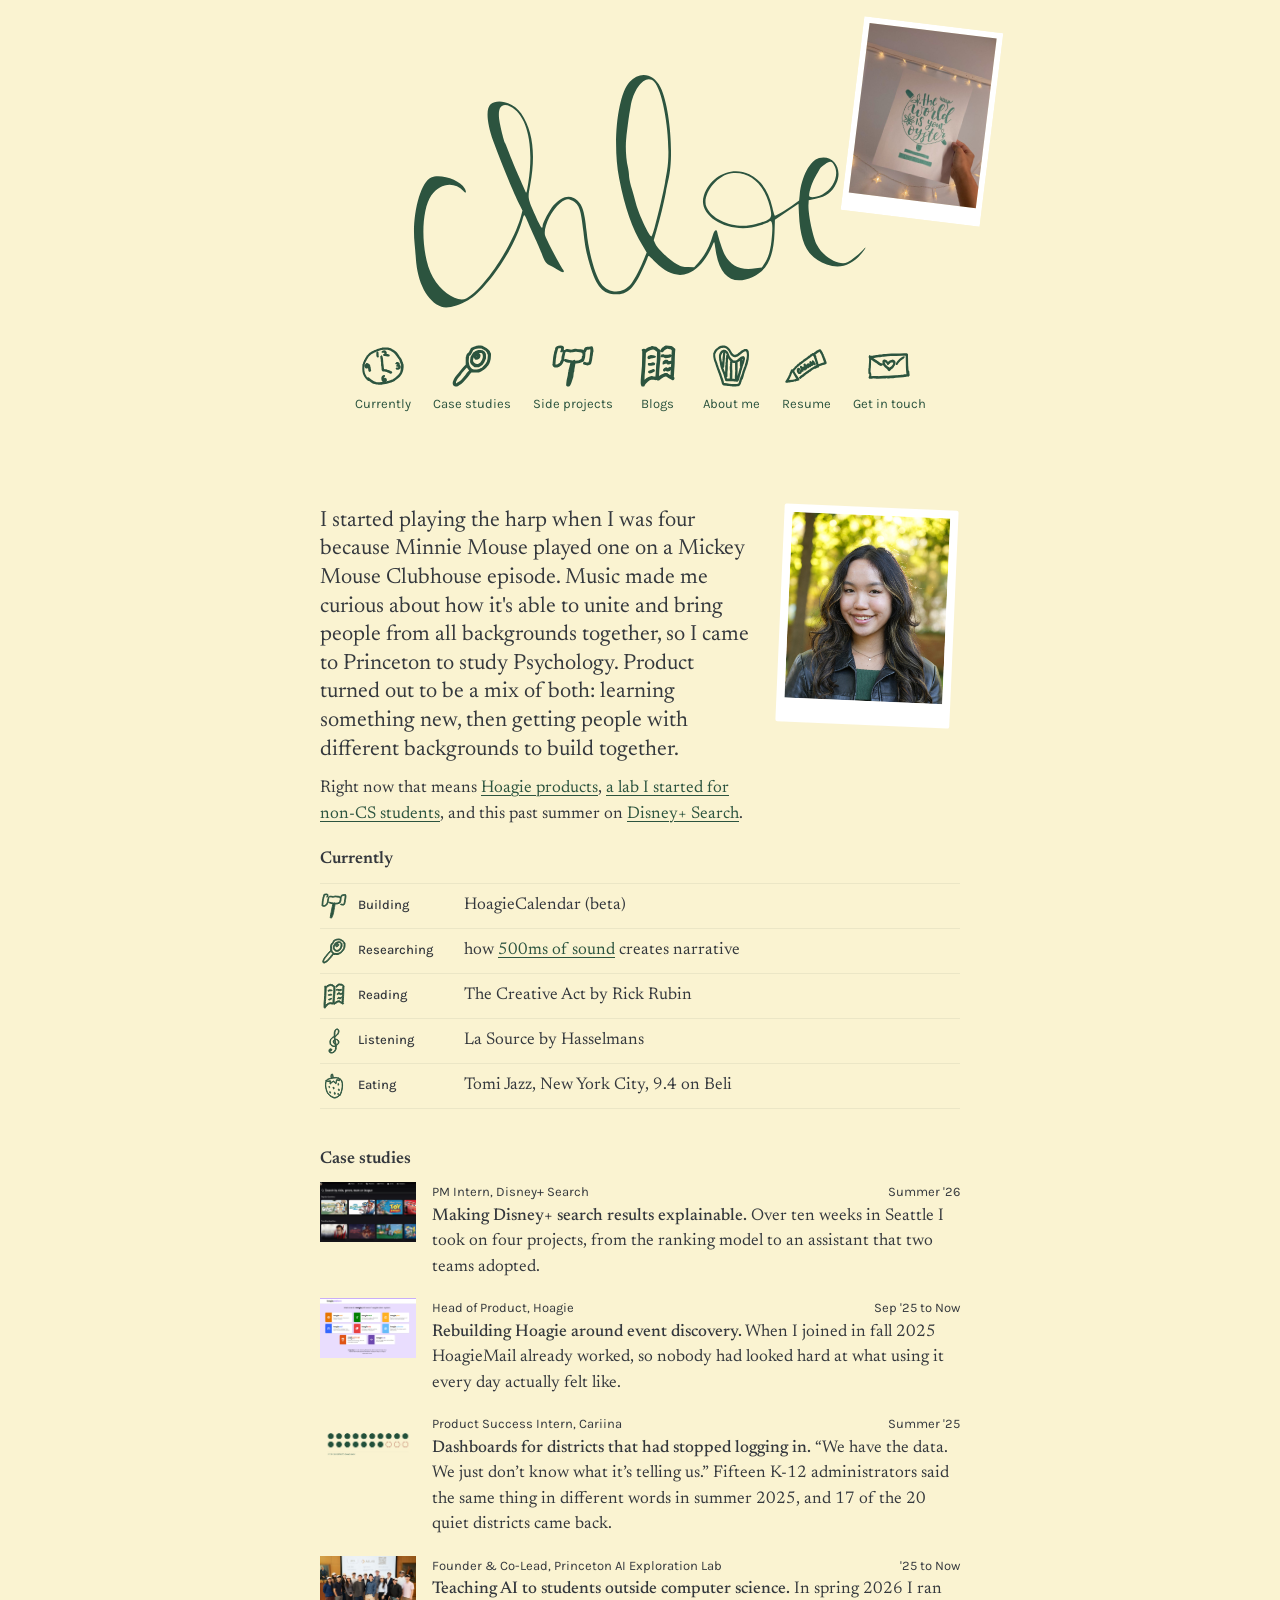
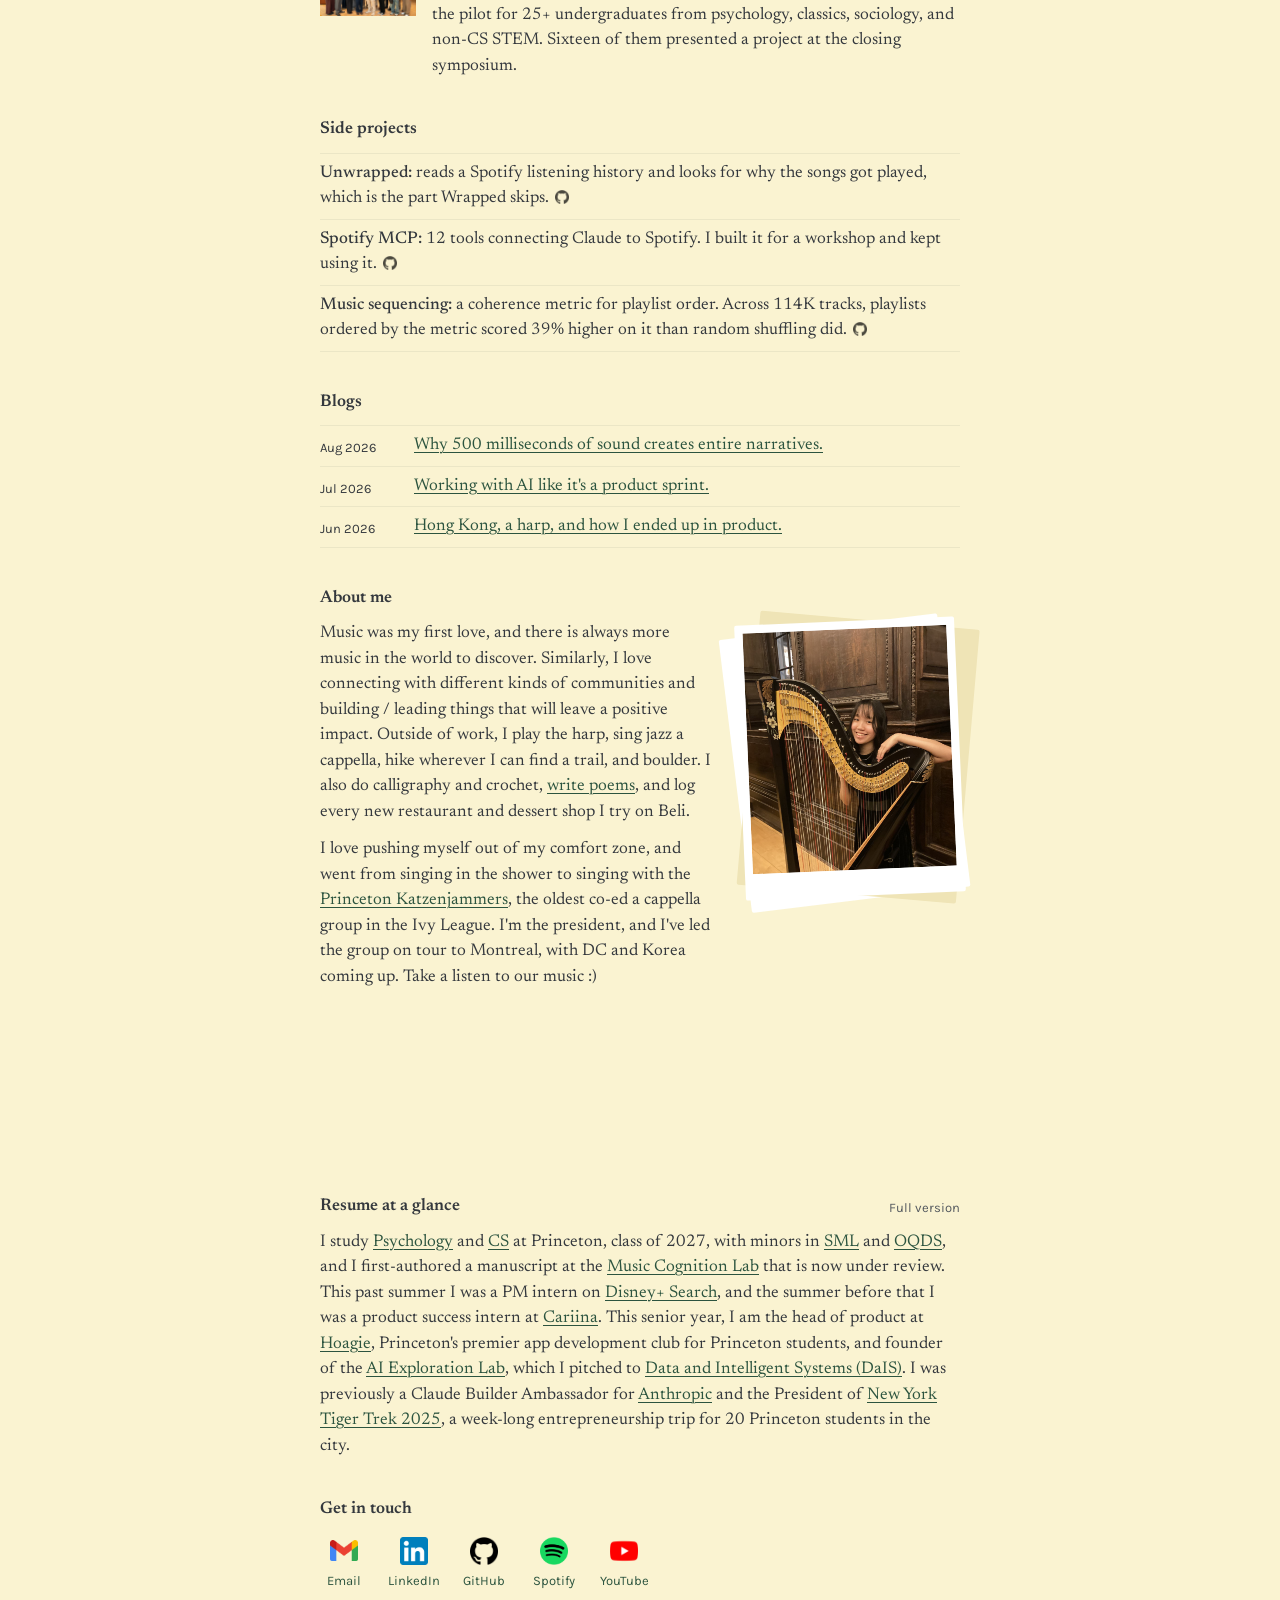
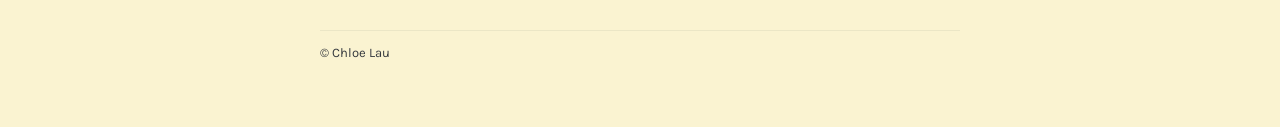
<file: index.html>
<!doctype html>
<html lang="en">
<head>
<meta charset="utf-8" />
<meta name="viewport" content="width=device-width,initial-scale=1" />
<title>Chloe Lau</title>
<link rel="icon" href="/favicon.ico" sizes="any" />
<link rel="icon" type="image/png" sizes="96x96" href="assets/favicon-96.png?v=7" />
<link rel="icon" type="image/png" sizes="32x32" href="assets/favicon-32.png?v=7" />
<link rel="icon" type="image/png" sizes="192x192" href="assets/favicon-192.png?v=7" />
<link rel="apple-touch-icon" sizes="180x180" href="assets/favicon-180.png?v=7" />
<link rel="canonical" href="https://chloelau.me/" />
<meta name="description" content="Princeton '27, Psychology and CS. I run product at Hoagie and started the AI Exploration Lab, and I interned on Disney+ Search. Recruiting for 2027 PM roles." />
<meta property="og:type" content="website" />
<meta property="og:title" content="Chloe Lau" />
<meta property="og:site_name" content="Chloe Lau" />
<meta property="og:description" content="I run product at Hoagie and started the AI Exploration Lab, and I was a PM intern on Disney+ Search. Recruiting for full-time PM and Applied AI roles, 2027." />
<meta property="og:image" content="https://chloelau.me/assets/headshot.jpg" />
<meta property="og:url" content="https://chloelau.me" />
<meta name="twitter:card" content="summary_large_image" />
<meta name="twitter:title" content="Chloe Lau" />
<meta name="twitter:description" content="I run product at Hoagie and started the AI Exploration Lab, and I was a PM intern on Disney+ Search." />
<meta name="twitter:image" content="https://chloelau.me/assets/headshot.jpg" />
<script type="application/ld+json">{"@context":"https://schema.org","@graph":[{"@type":"WebSite","@id":"https://chloelau.me/#website","url":"https://chloelau.me/","name":"Chloe Lau","publisher":{"@id":"https://chloelau.me/#person"}},{"@type":"Person","@id":"https://chloelau.me/#person","name":"Chloe Lau","url":"https://chloelau.me/","image":"https://chloelau.me/assets/headshot.jpg","jobTitle":"Head of Product, Hoagie","affiliation":{"@type":"CollegeOrUniversity","name":"Princeton University","url":"https://www.princeton.edu/"},"sameAs":["https://www.linkedin.com/in/chloe-hc-lau/","https://github.com/lauechlo"]}]}</script>
<link rel="preconnect" href="https://fonts.googleapis.com" />
<link rel="preconnect" href="https://fonts.gstatic.com" crossorigin />
<link href="https://fonts.googleapis.com/css2?family=Newsreader:ital,opsz,wght@0,6..72,400;0,6..72,500;0,6..72,600;1,6..72,400&family=Karla:wght@400;500&display=swap" rel="stylesheet" />
<style id="theme">
  html{-webkit-text-size-adjust:100%;text-size-adjust:100%;overflow-x:clip}
  body{overflow-x:clip}
  :root{
    /* Butter paper sampled from the October 2026 headshot bokeh (2026-10-21); ink and greens sampled from Chloe's calligraphy pens (2026-09-03) */
    --bone:#FAF3D1;
    --bone-2:#EFE4B6;
    --ink:#34383D;
    --ink-2:#464B51;
    --muted:#53585E;
    --forest:#2C543F;
    --forest-2:#425B4E;
    --slate:#1F3E2E;
    --slate-2:#172E22;
    --hair:rgba(52,56,61,0.10);
    --line:rgba(52,56,61,0.07);
    --font-heading:'Newsreader',Georgia,serif;
    --font-body:'Newsreader',Georgia,serif;
    --font-meta:'Karla',ui-sans-serif,system-ui,sans-serif;
  }

  html{background:var(--bone)}
  body{margin:0;background:var(--bone);color:var(--ink);font-family:var(--font-body);font-optical-sizing:auto;font-size:17px;line-height:1.5;-webkit-font-smoothing:antialiased}
  a{color:var(--forest);text-decoration:underline;text-decoration-thickness:1px;text-underline-offset:3px}
  a:hover{color:var(--slate)}
  img{max-width:100%;display:block}
  p{margin:0 0 12px}

  main{max-width:640px;margin:0 auto;padding:36px 24px 64px}

  /* Intro */
  .intro{display:grid;grid-template-columns:1fr 180px;gap:26px;align-items:stretch}
  .lede{font-size:22px;line-height:1.3;margin-bottom:12px}
  .headshot{aspect-ratio:4/5;align-self:start;min-height:150px;border-radius:6px;overflow:hidden;background:var(--bone-2)}
  .headshot img{width:100%;height:100%;object-fit:cover;object-position:50% 32%}

  /* Section headings */
  h2.sect{font-size:17px;font-weight:600;letter-spacing:0;margin:38px 0 10px}
  h2.sect .cta{font-family:var(--font-meta);font-size:13px;font-weight:400;color:var(--muted);float:right;text-decoration:none;margin-top:4px}
  h2.sect .cta:hover{color:var(--ink)}

  /* Metadata tier: the second face, never under 12px */
  .now .k, .list .d, a.work .meta, .channel-lbl, .foot{font-family:var(--font-meta);font-size:13px;line-height:1.5}
  .now .k{font-weight:500}

  /* Currently */
  .now{list-style:none;margin:0;padding:0}
  .now h2.sect{margin-top:8px}
  .now li{display:grid;grid-template-columns:28px 96px 1fr;gap:10px;padding:8px 0;border-top:1px solid var(--line);align-items:baseline}
  .now li:last-child{border-bottom:1px solid var(--line)}
  .now .k{padding-top:3px}
  .now li>svg{width:28px;height:28px;color:var(--forest);align-self:center;justify-self:start;overflow:visible}

  /* Work rows */
  a.work{display:grid;grid-template-columns:96px 1fr;gap:16px;margin:0 0 18px;color:var(--ink);text-decoration:none;align-items:start}
  a.work .thumb{aspect-ratio:16/10;overflow:hidden;background:var(--bone-2)}
  a.work .thumb img{width:100%;height:100%;object-fit:cover}
  a.work .meta{margin:0 0 2px;display:flex;justify-content:space-between;gap:12px}
  a.work b{font-weight:500}
  a.work p{margin:0}
  .list .gh{width:14px;height:14px;display:inline-block;vertical-align:-2px;margin-left:6px;opacity:.7}
  .list a:hover .gh{opacity:1}

  /* Dated lists (side quests, notebook) */
  .list{list-style:none;margin:0;padding:0}
  .list li{display:grid;grid-template-columns:82px 1fr;gap:12px;padding:7px 0;border-top:1px solid var(--line)}
  .list.no-dates li{grid-template-columns:1fr}
  .list li:last-child{border-bottom:1px solid var(--line)}
  .list .d{padding-top:5px;white-space:nowrap}
  .list li>a{color:var(--ink);text-decoration:none}
  .list li>a b{font-weight:500}
  .list li>a.title{color:var(--forest);text-decoration:underline;text-decoration-thickness:1px;text-underline-offset:3px}

  /* About */


  .katz{display:block;border:0;border-radius:6px;width:100%;margin:8px 0 14px}
  .about-grid{display:grid;grid-template-columns:1fr 220px;gap:26px;align-items:stretch;margin-bottom:14px}
  .about-grid p:last-child{margin-bottom:0}
  .slides{position:relative;aspect-ratio:4/5;align-self:start;overflow:hidden;border-radius:6px;background:var(--bone-2)}
  .slides img{position:absolute;inset:0;width:100%;height:100%;object-fit:cover;opacity:0;transition:opacity .9s ease}
  .slides img.on{opacity:1}


  /* Contact */
  .channels{display:flex;flex-wrap:wrap;gap:22px;margin:14px 0 0}
  .channel{display:flex;flex-direction:column;align-items:center;gap:6px;text-decoration:none;width:48px}
  .channel img{width:28px;height:28px;object-fit:contain}
  .channel:hover .channel-lbl{color:var(--ink)}

  /* Footer */
  .foot{display:flex;justify-content:space-between;margin-top:40px;padding-top:12px;border-top:1px solid var(--line)}


  /* Phones */
  @media (max-width:767px){
    main{padding:24px 20px 56px}
    .intro{grid-template-columns:1fr;gap:16px}
    .headshot{width:120px;order:-1}
    .lede{font-size:20px}
    a.work{grid-template-columns:72px 1fr;gap:12px}
    .list li{grid-template-columns:70px 1fr}
    .about-grid{grid-template-columns:1fr;gap:16px}
    .slides{width:min(240px,100%)}
    a.work .meta{display:block}
    a.work .md{display:block;margin-top:1px}
    .now li{grid-template-columns:24px 84px 1fr}
    .now li>svg{width:24px;height:24px}
    .channels{gap:16px}
  }

  /* Print: keep colors, hide interactive-only chrome */
  @media print{
    *{-webkit-print-color-adjust:exact !important;print-color-adjust:exact !important}
    .sticker{display:none}
    .list .gh, h2.sect .cta{display:none}
    .intro{grid-template-columns:1fr 150px}
  }


  /* Hero, the lettering piece (2026-10-22): the wordmark at page scale in the pen green, the oyster calligraphy as a sticker,
     the five pen marks as the nav, a numbered contents list. Smooth scroll for the anchors, off under reduced motion. */
  html{scroll-behavior:smooth}
  @media (prefers-reduced-motion:reduce){html{scroll-behavior:auto}}
  .hero{position:relative;text-align:center;padding:30px 0 6px}
  .hero .brand{display:block;color:var(--forest)}
  .hero .brand svg{width:min(470px,78vw);height:auto;display:block;margin:0 auto}
  .sticker{position:absolute;top:-12px;right:calc(50% - 352px);width:128px;height:auto;transform:rotate(7deg);border:6px solid #fff;border-bottom-width:18px;background:#fff}
  .iconnav{display:flex;justify-content:center;gap:22px;flex-wrap:wrap;margin:26px 0 44px}
  .iconnav a{display:flex;flex-direction:column;align-items:center;gap:7px;text-decoration:none;color:var(--forest);font-family:var(--font-meta);font-size:13px;line-height:1.3}
  .iconnav a:hover{color:var(--slate)}
  .iconnav svg{width:46px;height:46px;overflow:visible}
  .intro{margin-top:44px}

  /* Paper prints: the headshot and the About slideshow, white frames, a small tilt, outer boxes unchanged */
  .headshot.print{box-sizing:border-box;border:8px solid #fff;border-bottom-width:24px;border-radius:2px;background:#fff;transform:rotate(2.5deg);margin-right:6px}
  .stack{position:relative;align-self:start}
  .stack::before,.stack::after{content:"";position:absolute;inset:0;background:#fff;border-radius:2px;z-index:0}
  .stack::before{transform:rotate(-7deg) translate(-6px,4px)}
  .stack::after{transform:rotate(5deg) translate(8px,-2px);background:var(--bone-2)}
  .stack .slides{position:relative;z-index:1;box-sizing:border-box;border:8px solid #fff;border-bottom-width:26px;border-radius:2px;background:#fff;transform:rotate(-2.5deg)}
  @media (max-width:767px){
    .hero{padding-top:8px}
    .hero .brand{margin-top:40px}
    .hero .brand svg{width:70vw}
    .sticker{width:68px;right:4px;top:0;border-width:5px 5px 14px}
    /* seven columns, so the row can never wrap; labels sit in a 50px box so two-word labels break at the space and the longest single word just fits */
    .iconnav{display:grid;grid-template-columns:repeat(7,minmax(0,1fr));gap:8px 6px;justify-items:center;margin:18px 0 28px}
    .iconnav svg{width:38px;height:38px}
    .iconnav a{font-size:12px;min-width:0;width:100%}
    .iconnav a span{text-align:center;width:50px}
    .intro{margin-top:32px}
    .headshot.print{width:140px}
    .stack{width:min(240px,100%);margin-left:12px}
  }
  @media (max-width:340px){
    .iconnav{margin-left:-6px;margin-right:-6px}
    .iconnav a span{width:46px;letter-spacing:-0.3px}
  }
</style>
</head>
<body>
<main id="top">
  <!-- HERO -->
  <header class="hero">
    <a class="brand" href="#top"><svg role="img" aria-label="Chloe Lau" viewBox="0 0 1000 534" width="1000" height="534"><title>Chloe Lau</title><path fill="currentColor" d="M77.5 512.3C47.3 501.1 26.3 461.1 23.0 408.6C22.4 399.7 21.2 385.9 20.4 378.0C14.0 319.9 32.2 247.0 55.6 237.3C75.7 228.9 117.5 242.7 127.0 260.8C131.4 269.3 130.0 272.1 124.3 265.9C105.1 244.8 74.2 249.0 56.1 275.1C32.1 309.8 33.8 404.7 59.4 449.6C77.9 482.1 112.5 504.0 130.2 494.6C168.6 474.1 231.6 378.5 247.6 316.7L249.9 307.5L243.2 294.2C230.7 269.2 205.8 208.9 187.5 159.0C174.0 122.2 171.7 90.2 182.1 81.6C197.9 68.3 231.9 78.4 247.3 100.9C272.2 137.1 278.5 188.4 266.2 254.5C260.8 283.9 259.7 279.3 285.6 335.8C290.1 345.4 292.8 347.0 292.8 340.1C292.8 333.9 307.8 306.0 316.1 296.5C330.8 279.7 346.0 274.1 358.9 280.8C375.9 289.5 382.1 305.4 386.4 352.4C390.4 394.8 404.6 446.0 417.1 462.7C434.2 485.6 464.7 485.4 482.1 462.3C489.3 452.8 501.1 429.8 509.0 409.8L514.2 396.6L505.7 382.4C482.8 344.4 468.0 302.0 455.7 239.2C441.0 164.7 452.0 62.6 477.7 34.2C499.1 10.4 528.5 15.3 543.5 45.0C563.6 84.6 572.9 193.8 560.3 242.6C559.4 246.4 557.0 257.5 555.2 267.3C550.6 291.9 542.5 325.5 535.2 350.0L529.2 370.5L532.9 378.5C537.9 389.2 564.6 414.5 578.7 422.0C588.0 427.0 591.2 427.8 602.3 427.9L615.2 428.1L624.4 417.9C638.6 402.3 648.0 384.3 655.8 357.5C658.5 348.5 663.2 346.4 664.5 353.6C666.3 364.0 676.4 394.3 680.4 401.6C694.4 426.9 713.8 435.4 746.5 430.5L759.3 428.7L765.2 419.8C772.8 408.3 777.5 393.0 779.7 372.5C783.5 337.5 781.6 324.6 773.8 331.8C772.9 332.6 764.9 335.8 756.0 338.9C694.0 360.4 620.8 321.7 635.9 275.5C649.6 233.4 695.6 212.0 732.5 230.5C757.9 243.1 773.8 265.9 781.7 300.9C783.8 310.6 786.2 318.4 787.0 318.4C790.1 318.4 808.8 307.5 823.2 297.3L838.5 286.4L839.8 273.9C843.6 235.5 861.7 201.4 881.0 196.0C910.8 187.8 932.3 219.2 917.8 249.7C908.6 269.3 897.0 277.9 873.6 282.6L859.0 285.5L858.5 294.5C857.3 313.5 867.9 364.0 876.6 380.9C889.6 406.4 923.7 425.8 941.2 417.8C948.6 414.4 968.7 398.5 974.9 391.1C982.9 381.6 980.6 387.5 972.2 397.8C950.9 424.2 925.5 432.6 897.4 422.4C857.0 407.7 841.3 379.2 838.2 314.8L837.2 293.3L812.1 310.2L787.1 327.0L786.2 355.5C784.4 406.7 770.6 434.7 740.1 448.7C696.2 468.8 668.3 447.7 660.4 388.3C658.7 374.7 658.1 372.8 656.6 376.3C643.0 409.7 623.3 433.4 602.7 441.1C580.4 449.6 557.7 441.9 533.0 417.7C515.9 401.0 518.7 402.2 515.5 409.9C491.4 468.0 477.9 484.3 452.7 485.6C422.6 487.1 407.3 471.0 393.5 423.7C385.3 395.6 383.2 384.9 379.6 352.8C374.3 305.0 370.9 295.1 356.7 286.8C347.2 281.2 341.9 282.1 330.4 291.3C310.9 306.6 293.0 345.9 298.3 361.3C302.3 372.6 328.7 422.6 336.5 433.7C341.0 440.0 335.2 440.5 326.6 434.6C322.5 431.8 315.0 427.5 309.8 425.0C299.6 420.1 298.2 418.2 290.2 397.6C288.1 391.9 281.2 376.2 275.0 362.7C268.8 349.1 261.7 333.2 259.3 327.4C253.7 314.1 253.5 314.1 249.6 328.1C232.6 388.9 174.2 475.0 134.1 498.6C112.7 511.2 89.7 516.7 77.5 512.3ZM531.0 343.5C539.4 312.8 549.9 268.1 553.3 247.8C555.1 237.5 557.0 226.3 557.5 223.0C567.4 167.3 551.1 54.9 530.1 33.3C513.4 16.1 487.4 43.6 480.0 86.3C477.1 103.3 475.6 114.0 470.8 153.3C468.7 170.7 470.1 197.3 474.3 215.4C475.6 221.0 476.7 229.1 476.7 233.5C476.7 237.8 479.1 249.3 482.0 259.0C484.9 268.7 489.2 283.9 491.4 292.8C497.4 315.7 519.5 362.7 524.3 362.7C525.1 362.7 528.1 354.0 531.0 343.5ZM746.7 336.2C781.5 326.1 782.2 325.1 776.2 299.0C765.0 251.2 732.1 222.8 694.2 228.4C662.2 233.1 630.8 275.8 641.5 300.1C655.1 330.7 705.6 348.1 746.7 336.2ZM888.0 273.3C910.9 262.1 923.7 233.1 914.4 213.8C909.6 204.1 906.5 202.2 899.7 205.1C893.8 207.6 882.0 217.5 882.0 219.9C882.0 220.8 878.6 226.7 874.6 232.9C867.5 243.9 859.8 266.1 859.8 275.8C859.8 281.1 874.7 279.8 888.0 273.3ZM262.3 248.4C275.1 168.6 259.5 102.9 223.8 86.0C206.6 77.9 198.0 86.7 200.0 110.2C201.0 122.0 209.8 158.5 212.9 164.0C213.8 165.6 218.0 175.9 222.1 186.9C228.4 203.5 240.5 231.9 255.1 264.2C258.7 272.2 258.4 272.9 262.3 248.4Z"/></svg></a>
    <img class="sticker" src="assets/calligraphy-oyster.jpg" alt="A calligraphy piece Chloe made that reads the world is your oyster" width="128" height="160" />
    <nav class="iconnav">
      <a href="#currently"><svg aria-hidden="true" focusable="false" viewBox="-8 -8 116 116"><path fill="currentColor" stroke="currentColor" stroke-width="4" stroke-linejoin="round" d="M37.8 94.9C37.4 94.8 36.7 94.7 36.1 94.7C35.5 94.7 34.6 94.6 34.1 94.5C33.1 94.3 29.8 93.8 28.7 93.7C28.3 93.7 27.4 93.3 26.6 92.8C25.9 92.4 25.1 92.1 25.0 92.2C24.9 92.2 24.5 92.1 24.3 91.9C24.0 91.6 23.1 91.1 22.3 90.6C21.5 90.1 20.3 89.2 19.7 88.7C18.4 87.6 16.8 86.7 16.2 86.7C16.0 86.7 15.2 86.3 14.3 85.9L12.7 85.1L10.9 83.5C8.5 81.3 6.8 79.2 4.8 76.2C3.3 73.8 1.9 71.0 1.7 70.0C1.7 69.8 1.5 69.3 1.4 68.9C1.1 68.2 0.6 65.8 0.2 63.4C-0.2 60.7 -0.3 54.4 0.0 49.6L0.2 46.6L0.8 45.2C1.1 44.4 1.4 43.5 1.4 43.2C1.4 42.9 2.1 41.2 2.9 39.4C3.8 37.7 4.5 36.1 4.5 36.1C4.5 36.0 5.1 34.9 5.9 33.6C7.4 31.1 7.7 30.6 9.6 27.2L10.7 25.1L12.4 23.4C13.3 22.4 14.4 21.2 14.8 20.7C15.5 19.8 18.7 17.2 19.0 17.2C19.2 17.2 19.8 16.9 20.4 16.5C22.6 15.0 24.7 13.9 27.3 12.8C27.7 12.6 28.6 12.2 29.3 11.8C30.0 11.5 31.4 11.0 32.4 10.7C33.5 10.4 34.8 10.0 35.3 9.7C35.9 9.4 37.2 8.9 38.2 8.6C39.3 8.3 40.6 7.8 41.2 7.6C42.7 7.1 45.9 6.1 47.1 5.9C47.7 5.7 48.4 5.6 48.8 5.5C50.1 5.1 50.7 5.1 54.4 5.1C56.5 5.0 59.4 5.1 60.9 5.3L63.5 5.5L64.6 6.0C65.2 6.3 66.2 6.7 66.7 6.8C68.7 7.4 70.4 8.1 71.9 8.8C72.7 9.3 73.5 9.6 73.6 9.6C73.8 9.6 74.3 9.9 74.8 10.3C75.3 10.6 76.1 11.1 76.5 11.3C77.0 11.5 77.9 12.1 78.5 12.7C79.1 13.3 80.0 14.1 80.6 14.5C81.9 15.5 85.9 20.1 87.2 22.0C87.7 22.9 88.5 24.0 88.9 24.5C89.2 25.0 89.8 25.8 90.0 26.3C90.3 26.8 90.8 27.5 91.1 27.8C92.8 29.7 96.1 35.7 96.7 38.0C96.9 38.5 97.1 39.1 97.2 39.2C97.4 39.6 98.4 42.1 99.1 44.4L99.8 46.4L100.0 48.5C100.2 50.8 100.0 54.8 99.6 56.5C99.5 57.1 99.4 58.1 99.3 58.8C99.2 59.9 98.8 61.3 98.3 62.4C98.1 62.8 98.0 63.2 97.8 64.8C97.7 65.1 97.5 65.5 97.2 65.7C96.9 66.0 96.7 66.4 96.7 66.7C96.7 66.9 96.5 67.5 96.2 68.1C95.8 68.7 95.6 69.3 95.6 69.4C95.6 69.6 95.1 70.2 94.5 70.9C93.9 71.6 93.2 72.5 93.0 72.9C92.6 73.8 88.5 78.0 86.9 79.3C86.4 79.7 85.8 80.2 85.3 80.6C84.9 80.9 84.5 81.3 84.4 81.5C84.3 81.6 84.0 81.8 83.9 81.8C83.7 81.8 83.0 82.2 82.4 82.8C81.9 83.3 81.3 83.8 81.2 83.8C81.1 83.8 80.7 84.0 80.3 84.3C79.9 84.6 79.5 84.9 79.4 84.9C79.3 84.9 79.0 85.2 78.7 85.6C78.0 86.4 76.7 87.2 74.7 87.9C73.9 88.2 73.0 88.6 72.7 88.7C72.5 88.8 71.2 89.2 69.8 89.7C68.5 90.1 67.3 90.5 67.2 90.7C67.0 90.8 66.3 90.9 65.5 91.0C64.7 91.1 63.5 91.4 62.8 91.7C62.1 92.1 61.2 92.4 60.9 92.5C60.5 92.6 59.7 92.8 59.2 93.0C57.3 93.7 55.0 94.1 52.0 94.3C50.3 94.4 48.4 94.6 47.8 94.8L46.7 95.1L45.8 94.9C45.3 94.9 44.8 94.9 44.7 94.9C44.3 95.2 38.4 95.2 37.8 94.9ZM46.5 92.6C47.0 92.6 47.9 92.4 48.4 92.3C48.9 92.2 50.5 92.0 52.1 91.9C54.8 91.8 56.0 91.6 58.2 91.0C58.8 90.8 59.5 90.7 59.8 90.7C60.0 90.7 60.3 90.6 60.4 90.5C60.6 90.4 61.0 90.2 61.5 90.1C62.0 90.1 62.9 89.7 63.6 89.4C64.3 89.1 65.8 88.6 66.8 88.3C67.9 88.1 69.0 87.7 69.2 87.6C69.4 87.5 70.6 87.1 71.7 86.7C74.7 85.7 76.4 84.9 77.3 84.1C77.8 83.7 78.6 83.1 79.3 82.7C79.9 82.2 81.1 81.4 81.9 80.8C82.7 80.2 83.4 79.8 83.5 79.8C83.6 79.8 84.4 79.0 85.3 78.0C87.6 75.7 89.2 74.2 90.0 73.5C90.4 73.2 90.9 72.7 91.2 72.3C93.8 68.4 94.4 67.4 94.8 66.5C95.0 65.8 95.4 64.8 95.6 64.2C95.9 63.5 96.0 62.7 96.0 62.3C96.0 61.9 96.2 61.4 96.3 61.1C96.4 60.9 96.6 60.2 96.6 59.7C96.7 59.1 96.8 58.1 96.9 57.4C97.4 54.6 97.6 52.7 97.6 50.4L97.6 47.9L97.2 46.7C96.9 46.0 96.6 44.9 96.5 44.2C96.3 43.6 96.0 42.7 95.8 42.3C95.6 41.9 95.4 41.4 95.4 41.2C95.4 41.0 95.1 40.2 94.7 39.4C94.3 38.6 94.0 37.9 94.0 37.7C94.0 36.8 90.3 30.3 88.8 28.6C88.4 28.1 87.8 27.1 87.4 26.4C86.7 25.0 85.8 23.7 83.9 21.4C83.1 20.5 82.1 19.3 81.6 18.6C79.4 15.7 75.6 12.7 71.8 10.8C71.1 10.4 70.3 10.0 70.0 9.9C69.0 9.3 63.4 7.4 61.8 7.1L60.0 6.8L54.9 6.8L49.9 6.8L49.0 7.2C48.5 7.4 47.5 7.6 46.7 7.7L45.2 7.9L41.1 9.3C35.2 11.3 33.6 11.9 32.3 12.4C31.7 12.7 30.7 13.1 30.2 13.2C29.6 13.4 28.5 13.9 27.6 14.4C26.7 14.9 25.4 15.5 24.7 15.8C24.0 16.1 23.1 16.6 22.8 16.9C22.5 17.1 21.5 17.7 20.5 18.2C19.6 18.7 18.6 19.2 18.4 19.4C18.2 19.6 17.7 20.1 17.3 20.4C15.4 21.9 11.0 27.3 11.0 28.0C11.0 28.2 10.8 28.5 10.5 28.6C10.3 28.7 10.1 29.0 10.1 29.1C10.1 29.2 9.8 29.7 9.5 30.0C9.0 30.7 6.9 34.4 6.9 34.6C6.9 34.6 6.6 35.1 6.3 35.6C5.7 36.5 4.7 38.5 3.6 41.0C3.2 42.0 2.8 43.1 1.7 46.5C1.5 47.0 1.2 49.0 1.1 50.8L0.9 54.2L1.0 58.2C1.1 60.4 1.2 62.3 1.3 62.4C1.3 62.4 1.4 63.0 1.5 63.6C1.8 67.0 2.5 69.2 4.4 72.9C5.5 75.0 7.1 77.8 7.6 78.2C7.7 78.2 8.0 78.7 8.3 79.1C8.7 79.6 10.0 81.0 11.2 82.3L13.5 84.7L14.0 84.7C14.3 84.7 14.6 84.8 14.6 84.9C14.7 85.0 14.9 85.1 15.1 85.1C15.2 85.1 14.9 84.6 14.4 84.0C13.8 83.5 13.1 82.7 12.9 82.3L12.3 81.6L12.4 81.0L12.6 80.4L13.2 80.8C13.5 81.0 14.3 81.7 15.1 82.3C15.8 82.9 16.5 83.4 16.7 83.5C16.9 83.7 18.3 84.9 19.4 85.9C20.5 86.8 24.0 89.2 25.3 89.9C26.6 90.6 30.0 91.6 32.6 92.1C36.4 92.7 42.1 93.0 46.5 92.6ZM50.6 88.7C49.6 88.2 48.7 87.2 48.7 86.7C48.7 86.5 48.5 85.9 48.4 85.3C48.2 84.8 48.0 83.4 47.9 82.2L47.7 80.0L48.1 78.7C48.3 78.1 48.7 77.3 49.0 77.1C49.3 76.9 49.7 76.4 50.0 76.0C50.6 75.2 52.0 74.4 52.7 74.4L53.2 74.4L53.2 74.9L53.2 75.5L52.2 76.3C51.6 76.7 51.0 77.4 50.7 77.8L50.3 78.5L50.1 80.4C50.0 82.2 50.1 83.8 50.5 83.8C50.6 83.8 51.0 83.5 51.3 83.2C51.7 82.9 52.4 82.4 52.9 82.1L53.9 81.7L55.0 81.8C56.9 82.1 57.9 83.2 57.9 85.3L57.9 86.4L57.0 87.1C56.1 88.0 55.5 88.3 53.9 88.8C52.5 89.2 51.7 89.2 50.6 88.7ZM54.9 86.5C55.5 86.1 55.5 85.6 54.9 84.8L54.4 84.2L53.8 84.2C53.2 84.2 51.5 85.0 51.2 85.4C51.1 85.6 51.8 86.4 52.4 86.7C53.1 87.0 54.4 86.9 54.9 86.5ZM52.6 82.9C52.7 82.8 52.6 82.7 52.5 82.7C52.4 82.7 52.3 82.8 52.3 82.9C52.3 83.0 52.3 83.1 52.4 83.1C52.4 83.1 52.5 83.0 52.6 82.9ZM68.6 67.2C68.3 67.2 66.5 66.3 64.6 65.4C62.7 64.4 60.9 63.7 60.6 63.7C60.2 63.7 59.5 63.4 58.1 62.8C57.9 62.7 57.3 62.6 56.7 62.6C56.2 62.5 55.3 62.4 54.8 62.2C54.3 62.1 53.2 62.0 52.4 62.0L50.8 62.1L50.3 61.8C50.1 61.7 49.6 61.1 49.2 60.7L48.5 59.8L48.4 57.3C48.2 53.7 47.6 49.4 47.4 49.0L47.1 48.7L47.1 44.0L47.0 39.2L46.8 39.2L46.6 39.3L46.5 38.2C46.5 37.5 46.4 36.3 46.3 35.5L46.1 34.1L46.3 33.6L46.5 33.1L46.0 32.2L45.6 31.4L45.6 30.3C45.6 29.6 45.4 28.6 45.2 28.0C44.8 26.6 44.8 26.2 45.3 26.0C45.5 25.9 45.8 25.7 45.9 25.5L46.2 25.1L46.4 25.4C46.7 25.6 47.2 27.8 47.7 30.4C48.1 33.1 48.6 38.3 48.8 42.5C48.8 43.7 48.9 44.7 49.0 44.8C49.2 45.2 49.6 48.1 49.9 51.7C50.1 53.7 50.3 55.4 50.4 55.5C50.5 55.6 50.6 56.4 50.7 57.4L50.8 59.1L53.1 59.4C54.3 59.5 55.7 59.8 56.2 60.0C56.7 60.2 57.3 60.3 57.5 60.3C57.8 60.3 58.8 60.6 59.9 61.0C60.9 61.4 62.4 61.9 63.1 62.1C65.1 62.7 67.1 63.5 68.6 64.5C69.3 64.9 70.2 65.3 70.5 65.3L71.0 65.3L71.0 65.7C71.0 65.9 71.1 66.2 71.1 66.4L71.3 66.7L70.5 66.7C70.0 66.7 69.6 66.9 69.4 67.1L69.1 67.4L68.6 67.2ZM15.6 62.4C15.4 62.2 15.2 62.0 15.2 61.9C15.2 61.8 15.0 60.7 14.8 59.4C14.7 58.1 14.4 56.4 14.3 55.5C14.1 54.0 13.9 53.2 13.4 52.0L13.2 51.3L12.1 52.3C11.5 52.9 10.8 53.5 10.5 53.7L9.9 54.1L8.5 54.1C7.8 54.1 7.1 53.9 6.9 53.8C6.7 53.6 6.3 53.0 6.1 52.4L5.6 51.2L5.7 49.5L5.7 47.8L6.1 47.5C6.3 47.3 6.5 47.1 6.5 47.0C6.5 46.8 7.0 46.2 7.7 45.5L8.8 44.2L9.5 44.2C10.4 44.2 12.0 45.1 12.7 46.0L13.4 46.9L13.8 46.7L14.3 46.5L14.5 46.8C15.2 47.6 16.1 49.9 16.2 51.1C16.3 51.8 16.5 52.6 16.6 52.8C16.8 53.3 17.0 54.6 17.4 58.3C17.5 59.4 17.7 60.5 17.9 60.7L18.2 61.2L17.9 61.8C17.7 62.2 17.3 62.5 17.1 62.5C16.8 62.5 16.5 62.6 16.3 62.7L15.9 62.8L15.6 62.4ZM84.7 57.3C84.0 56.9 83.8 56.4 84.3 55.9L84.5 55.6L86.5 55.6L88.4 55.6L89.2 55.3L90.0 55.0L90.1 54.2C90.2 53.8 90.3 53.0 90.3 52.5L90.4 51.4L89.9 50.9L89.4 50.4L88.3 50.2C87.7 50.2 86.8 50.1 86.3 50.1L85.3 50.0L85.3 49.8C85.3 49.3 86.9 47.8 87.4 47.8C87.8 47.8 88.0 47.4 88.0 46.0L88.0 44.9L87.2 44.4L86.4 43.9L84.6 43.8L82.9 43.7L83.7 43.0L84.4 42.2L85.5 42.1L86.6 42.0L87.8 42.4L89.1 42.9L89.6 43.7L90.1 44.6L90.1 45.8C90.1 46.5 90.0 47.3 89.9 47.6L89.7 48.3L90.1 48.3C90.8 48.3 91.8 48.9 92.2 49.7L92.7 50.5L92.7 51.8C92.7 52.5 92.7 53.5 92.6 53.9L92.4 54.7L91.6 55.5C91.1 55.9 90.1 56.5 89.4 56.9L88.1 57.5L86.8 57.6L85.4 57.6L84.7 57.3ZM10.3 51.6L11.0 51.3L11.4 50.5C11.7 50.0 11.8 49.5 11.8 49.3C11.8 48.6 9.6 46.7 8.8 46.7C8.7 46.7 8.4 47.0 8.2 47.4L7.8 48.2L7.9 49.6L8.0 50.9L8.4 51.4C8.8 51.9 9.2 51.9 10.3 51.6ZM36.9 26.4L36.3 26.2L35.8 25.3L35.3 24.4L35.2 20.2L35.2 16.1L35.8 15.7C36.1 15.5 36.5 15.4 36.6 15.5C36.7 15.6 36.8 17.7 36.9 20.2L37.0 24.7L37.3 25.2C37.4 25.5 37.5 25.9 37.5 26.1L37.4 26.5L36.9 26.4ZM61.8 24.1C61.0 24.0 59.9 23.8 59.3 23.6C58.2 23.3 54.9 22.8 53.7 22.8C53.3 22.8 52.8 22.7 52.6 22.5L52.2 22.2L52.5 21.7C52.6 21.5 52.9 21.2 53.0 21.2C53.2 21.2 53.8 20.8 54.3 20.3L55.4 19.3L55.4 18.1L55.5 16.9L55.1 16.2C54.9 15.8 54.5 15.3 54.2 14.9L53.6 14.3L52.6 14.2L51.6 14.0L50.5 14.4C48.0 15.2 47.7 15.1 49.1 13.9C50.4 12.9 51.4 12.5 52.9 12.5C54.3 12.5 55.5 12.9 56.1 13.6C56.6 14.1 57.3 15.8 57.5 16.7L57.6 17.5L57.2 18.7C56.9 19.4 56.6 20.1 56.5 20.3L56.2 20.6L56.4 20.8C56.6 20.9 57.3 21.1 58.1 21.1C60.5 21.4 65.0 22.8 65.0 23.4C65.0 24.1 63.7 24.4 61.8 24.1Z"/></svg><span>Currently</span></a>
      <a href="#projects"><svg aria-hidden="true" focusable="false" viewBox="-8 -8 116 116"><path fill="currentColor" stroke="currentColor" stroke-width="4" stroke-linejoin="round" d="M6.7 99.1C4.1 98.0 3.3 97.0 3.3 94.5C3.3 90.0 8.5 79.3 13.1 74.1C15.7 71.2 19.2 66.8 23.5 61.2C25.5 58.8 29.0 54.6 31.5 52.1L36.1 47.4L36.1 38.2L36.2 28.9L37.0 25.4C37.9 21.0 39.0 19.2 41.2 18.1L43.0 17.1L44.6 14.7C45.5 13.3 46.7 10.9 47.4 9.3L48.6 6.5L51.1 5.0C53.2 3.7 56.8 2.3 61.0 1.2C61.5 1.1 63.5 0.8 65.4 0.5L68.9 0.0L72.1 0.4L75.3 0.9L78.4 2.5C85.7 6.3 86.7 7.0 89.7 9.8L92.7 12.7L94.3 16.0L95.9 19.4L95.8 24.4C95.7 31.0 94.9 36.1 93.5 38.8C93.0 40.0 92.2 41.8 91.9 42.8C91.5 43.9 90.6 45.5 89.8 46.5C88.9 47.4 87.0 49.9 85.4 51.9C81.9 56.6 79.0 58.6 72.2 61.9L66.7 64.4L57.2 64.4L47.6 64.4L45.2 67.1C43.9 68.7 42.2 70.9 41.3 72.2C40.4 73.4 39.4 74.8 38.9 75.3C33.1 81.9 30.7 84.6 30.0 85.6C28.5 87.8 24.2 92.0 21.8 93.5C15.4 97.7 11.9 99.6 10.4 99.8L8.9 100.0L6.7 99.1ZM12.6 94.7C13.7 94.1 15.0 93.3 15.6 92.8C16.1 92.3 17.5 91.5 18.6 90.9C21.1 89.6 27.3 83.9 27.3 83.0C27.3 82.6 28.8 80.7 30.5 78.9C32.3 76.9 34.5 74.3 35.4 73.0C37.2 70.4 37.8 69.7 41.5 65.4C42.9 63.8 44.2 62.0 44.3 61.4L44.6 60.3L42.7 58.2C41.6 57.0 40.2 55.0 39.5 53.6C38.8 52.3 38.0 51.2 37.7 51.2C36.4 51.2 23.7 65.3 20.5 70.3C19.6 71.8 18.2 73.5 17.5 74.2C16.7 74.8 15.6 76.2 15.0 77.3C14.3 78.3 13.3 79.7 12.7 80.4C12.1 81.1 10.7 83.3 9.6 85.5L7.7 89.3L7.7 92.2L7.7 95.1L8.2 95.4C9.4 95.8 10.6 95.7 12.6 94.7ZM67.3 59.6C68.6 59.1 71.1 58.0 73.0 57.2L76.4 55.6L79.7 52.3C83.8 48.2 87.9 42.6 89.4 39.2C90.6 36.4 91.8 28.8 91.9 24.3L91.9 21.5L90.9 19.6C90.4 18.6 90.0 17.5 90.0 17.1C90.0 16.7 88.9 14.9 87.6 13.1L85.3 9.8L82.2 8.2C80.6 7.3 78.1 6.0 76.8 5.3L74.4 4.1L69.9 3.9L65.3 3.7L61.4 4.5C59.2 4.9 56.4 5.8 55.1 6.4C52.7 7.6 49.8 10.7 49.8 11.9C49.8 12.5 45.1 20.6 44.0 21.9C43.7 22.2 43.0 22.5 42.4 22.5L41.2 22.5L41.0 23.5C40.8 24.2 40.4 27.7 40.1 31.3L39.7 38.0L40.1 41.4C41.1 47.5 41.4 49.0 43.0 51.7C44.7 54.8 48.4 58.7 50.1 59.4C53.9 60.9 63.2 61.0 67.3 59.6ZM56.7 50.6C56.1 50.3 54.2 48.7 52.4 47.1L49.2 44.3L48.2 42.1L47.2 40.0L47.3 35.4C47.4 28.3 48.0 26.2 50.5 23.9C51.2 23.3 52.2 21.6 52.9 20.3L54.0 17.8L56.6 16.1C58.0 15.2 60.9 13.8 63.0 13.1L66.7 11.8L71.2 11.9L75.8 12.0L76.8 12.7C78.6 13.8 82.3 17.8 82.8 19.0C83.1 19.7 83.3 22.4 83.3 25.2L83.3 30.3L81.3 35.1C80.2 37.8 78.8 40.7 78.0 41.6C77.3 42.5 76.5 43.8 76.1 44.4C75.8 45.0 73.7 46.7 71.4 48.2L67.2 51.0L62.4 51.1L57.7 51.2L56.7 50.6ZM64.9 46.9C66.0 46.7 68.1 45.8 69.5 44.8L72.2 43.1L74.4 39.7C78.9 32.9 80.5 25.8 78.6 20.1L77.8 17.6L76.1 16.5L74.4 15.3L70.7 15.3L67.0 15.3L63.1 16.6L59.1 17.8L57.5 19.3C56.7 20.1 56.0 21.1 56.0 21.6C56.0 22.1 55.4 23.2 54.6 24.0C52.4 26.5 51.3 29.2 51.0 32.6L50.6 35.8L51.2 38.3L51.8 40.7L55.1 43.7C59.0 47.4 60.4 47.8 64.9 46.9ZM58.5 31.5C57.9 30.9 57.2 29.6 56.8 28.6L56.1 26.9L56.4 25.3C57.4 21.1 60.5 18.7 64.8 18.7L66.4 18.7L67.8 20.5L69.4 22.4L69.4 24.4C69.4 26.7 68.8 28.3 67.4 29.7C65.9 31.0 62.4 32.5 60.8 32.5L59.5 32.5L58.5 31.5ZM63.8 27.6L65.2 26.5L65.3 24.6L65.3 22.7L64.1 22.6C63.4 22.5 62.2 22.9 61.3 23.4L59.8 24.4L59.8 26.0C59.8 28.8 61.5 29.5 63.8 27.6Z"/></svg><span>Case studies</span></a>
      <a href="#quests"><svg aria-hidden="true" focusable="false" viewBox="-8 -8 116 116"><path fill="currentColor" stroke="currentColor" stroke-width="4" stroke-linejoin="round" d="M35.5 99.2L34.7 98.3L35.2 92.5C35.7 86.6 36.4 82.8 37.8 78.0C38.3 76.5 38.8 73.5 39.0 71.4C39.2 69.2 39.7 65.7 40.2 63.7C40.6 61.7 41.2 59.1 41.4 58.1C41.7 57.1 42.4 54.3 43.1 51.9C44.4 47.2 45.2 43.2 45.2 41.4L45.2 40.3L42.0 40.1C40.2 40.0 37.2 39.5 35.2 39.0L31.6 38.0L30.5 37.0C29.3 35.8 29.2 35.0 30.2 34.5L31.0 34.1L33.4 34.8C37.9 36.2 43.0 37.3 48.6 38.0L50.5 38.3L51.8 37.3L53.1 36.4L53.7 36.6C54.1 36.8 54.4 37.3 54.4 37.8L54.4 38.6L56.3 38.6C57.4 38.6 59.7 38.4 61.3 38.2L64.4 37.8L67.8 36.3C69.6 35.4 71.5 34.4 71.9 33.9C73.1 32.7 74.3 29.8 74.3 28.0L74.3 26.3L75.1 25.8L75.9 25.3L75.9 21.2L75.9 17.0L74.8 16.6C74.2 16.3 73.5 15.8 73.2 15.4C72.9 15.0 72.1 14.4 71.5 14.2C70.2 13.7 63.3 12.7 58.5 12.2L55.4 12.0L52.3 12.7C50.6 13.0 48.0 13.4 46.5 13.6L43.8 13.8L41.0 13.1C38.1 12.4 32.2 12.2 31.0 12.7C30.6 12.8 30.3 13.2 30.3 13.5C30.3 13.8 29.8 14.5 29.3 15.0L28.3 16.0L28.1 19.0C27.9 20.5 27.6 22.5 27.2 23.3C26.9 24.1 26.4 26.7 26.1 29.3L25.7 33.8L26.3 34.3C27.3 34.9 27.1 35.6 25.9 36.2L24.9 36.6L23.6 39.4C22.9 40.9 22.0 42.7 21.7 43.5C20.7 45.6 17.9 48.0 14.4 49.8L11.1 51.5L7.4 51.5L3.7 51.5L2.4 50.6C1.8 50.1 1.0 49.0 0.6 48.3L-0.0 46.8L0.5 43.4C0.7 41.5 1.1 38.1 1.3 35.7C1.7 29.7 2.4 24.8 3.2 21.6C3.6 20.1 4.0 18.1 4.1 17.2C4.7 14.4 5.8 10.7 6.3 10.1C6.5 9.8 6.8 8.4 6.8 7.0C7.0 2.7 7.5 2.2 13.5 0.8C19.2 -0.5 22.4 -0.1 24.6 2.3L25.2 3.1L25.0 6.6L24.8 10.1L23.5 11.5C22.8 12.2 21.7 12.9 21.0 13.1L19.9 13.4L19.9 12.9C19.9 12.7 20.2 11.9 20.7 11.1C21.1 10.4 21.6 8.8 21.7 7.7L22.0 5.6L21.2 4.3C20.7 3.5 20.1 2.9 19.8 2.9C18.3 2.9 11.4 4.2 11.0 4.6C10.8 4.8 10.3 6.4 9.9 8.2C9.5 10.0 8.8 12.7 8.3 14.3C7.8 15.9 7.1 18.4 6.8 19.9C6.6 21.4 6.3 22.6 6.2 22.6C6.2 22.6 6.1 23.9 6.0 25.6C5.9 27.2 5.6 29.0 5.4 29.5C5.1 30.0 4.7 33.0 4.5 36.2C4.3 39.5 4.0 42.9 3.9 43.9L3.6 45.6L4.1 46.9L4.6 48.1L7.3 48.1L9.9 48.1L12.5 47.0C15.4 45.6 17.7 43.9 18.3 42.6C18.5 42.1 19.6 39.9 20.7 37.8L22.8 33.9L22.8 32.4C22.8 29.8 23.7 23.9 24.5 21.5C25.0 20.2 25.3 18.7 25.3 18.2C25.3 17.0 26.5 13.1 27.1 12.4C27.3 12.0 28.9 11.2 30.5 10.6L33.4 9.4L36.3 9.4C37.9 9.4 40.7 9.8 42.6 10.1L46.0 10.8L47.6 10.4C48.5 10.2 50.6 9.7 52.3 9.3L55.5 8.7L60.6 9.2C63.4 9.4 67.3 9.8 69.1 9.9L72.4 10.2L74.4 11.6C75.4 12.3 76.6 12.9 77.0 12.8L77.7 12.7L78.3 10.8C79.3 8.0 80.2 6.3 81.2 5.3L82.2 4.4L86.4 3.6C88.8 3.2 92.2 2.7 94.1 2.6L97.6 2.4L98.0 2.8C98.6 3.4 99.3 6.4 99.5 9.9L99.7 12.9L98.9 15.7C98.5 17.2 98.2 19.7 98.1 21.3C98.0 22.8 97.8 24.3 97.6 24.6C97.4 24.9 97.1 26.7 96.9 28.6C96.6 32.2 95.8 36.7 94.8 39.6C94.4 40.6 94.2 41.7 94.2 42.2C94.2 43.4 92.7 44.6 90.0 45.6L87.6 46.5L84.8 46.1C83.2 45.9 80.9 45.4 79.7 44.9L77.4 44.2L77.3 43.3C77.2 42.9 77.4 42.2 77.7 42.0L78.3 41.5L79.7 41.9C80.5 42.1 81.9 42.4 82.8 42.7C85.0 43.3 87.5 43.3 89.1 42.7L90.3 42.3L91.0 40.7C91.3 39.9 91.8 38.4 92.1 37.3C92.3 36.3 92.6 35.0 92.7 34.4C93.1 32.9 93.8 28.5 94.2 24.7C94.6 21.1 95.2 17.0 95.6 14.2C95.8 13.3 95.8 11.1 95.6 9.4L95.4 6.2L94.3 6.0C93.7 5.8 92.0 5.9 90.5 6.2C89.0 6.5 87.0 6.8 86.0 6.9L84.2 7.1L83.0 8.9C82.3 9.9 81.7 11.2 81.5 11.7L81.2 12.8L80.4 12.9L79.6 13.1L79.4 18.0C79.2 26.1 78.9 27.8 77.3 32.4L75.6 36.7L74.6 37.2C68.1 40.5 64.3 41.6 59.0 41.7L55.2 41.7L54.8 42.2C54.5 42.4 54.0 44.2 53.7 46.1C52.4 54.3 52.2 55.5 51.8 56.7C51.6 57.4 51.5 58.5 51.5 59.2C51.5 60.9 50.6 65.3 50.2 65.8C50.0 66.0 49.8 66.8 49.8 67.6C49.8 70.5 47.2 83.2 46.0 85.8C45.6 86.8 45.2 87.8 45.2 88.2C45.2 88.5 44.6 90.1 43.9 91.8C43.2 93.4 42.4 95.5 42.0 96.4C41.6 97.3 40.8 98.4 40.1 99.0L38.9 100.0L37.6 100.0L36.2 100.0L35.5 99.2Z"/></svg><span>Side projects</span></a>
      <a href="#writing"><svg aria-hidden="true" focusable="false" viewBox="-8 -8 116 116"><path fill="currentColor" stroke="currentColor" stroke-width="4" stroke-linejoin="round" d="M9.6 98.7C8.6 96.9 8.3 85.3 9.0 78.3C11.0 60.6 12.3 35.5 12.2 20.3L12.1 11.4L11.5 10.6L10.8 9.8L12.4 9.1C14.3 8.3 16.3 8.7 16.3 10.0C16.3 11.4 17.5 11.0 20.1 8.7C22.6 6.4 28.1 3.6 32.4 2.5L35.0 1.7L39.9 2.7L44.9 3.7L46.2 4.9C46.9 5.6 48.8 7.0 50.4 8.1L53.3 9.9L53.7 11.4C53.9 12.3 54.1 17.3 54.2 22.6L54.2 32.2L53.0 42.8C52.0 52.0 50.7 70.7 50.6 76.4C50.6 78.9 51.0 78.8 54.9 76.1C56.7 74.9 60.1 73.0 62.5 71.9L66.8 69.9L70.1 69.9L73.4 69.9L74.0 70.7C74.9 71.7 81.7 75.9 82.6 75.9C82.9 75.9 83.1 75.5 83.2 75.2C83.4 71.6 84.5 55.4 84.9 49.4C85.2 45.2 85.3 41.7 85.2 41.6C85.1 41.5 83.7 42.0 82.1 42.8C80.5 43.6 78.2 44.2 77.0 44.2L74.8 44.3L73.0 42.6C71.3 40.9 69.6 40.5 69.0 41.6C68.5 42.3 63.9 44.8 63.5 44.5C63.4 44.3 63.4 43.2 63.7 42.0L64.0 39.8L66.4 38.0L68.9 36.1L71.1 36.1L73.3 36.1L75.0 38.0C76.9 39.9 78.6 40.2 80.4 38.9C81.0 38.4 82.5 38.0 83.6 38.0L85.5 38.0L85.4 33.6C85.4 31.2 85.7 25.1 86.1 20.0L86.8 10.7L85.4 8.7L84.0 6.6L80.7 5.7C78.9 5.1 76.2 4.6 74.7 4.6L72.0 4.6L68.4 6.9C66.4 8.2 63.9 10.2 62.9 11.3L61.0 13.3L59.5 13.3C57.2 13.3 57.1 11.9 59.3 8.6L61.4 5.6L64.6 3.5C66.3 2.3 68.3 1.1 69.0 0.7L70.2 0.1L76.6 0.7L82.8 1.3L85.2 2.7C86.6 3.6 88.6 5.1 89.7 6.1L91.7 8.0L91.0 16.2C90.7 20.7 90.4 28.9 90.3 34.3C90.3 39.8 90.0 47.4 89.7 51.2C89.4 55.0 88.9 62.6 88.6 68.0L87.9 77.9L88.9 78.9C90.1 80.2 89.8 82.5 88.4 83.4L87.3 84.0L81.8 81.1C78.7 79.5 75.1 77.3 73.9 76.4L71.4 74.7L69.5 74.7C66.8 74.7 62.7 76.7 56.9 80.8L52.2 84.3L50.5 84.3L48.7 84.3L48.4 83.4C48.2 82.9 48.5 82.0 49.0 81.4C49.6 80.8 50.0 80.0 50.0 79.6L50.0 78.9L47.8 78.9L45.7 78.9L46.0 81.0L46.4 83.1L45.4 83.6C44.9 83.7 42.3 83.5 39.8 83.0L35.2 82.0L32.4 82.5C29.2 83.1 27.4 84.2 23.6 87.5C20.9 89.8 15.0 97.0 14.3 98.9L13.9 100.0L12.1 100.0L10.3 100.0L9.6 98.7ZM17.2 86.7C19.3 83.9 25.2 79.9 29.5 78.6L32.7 77.5L37.5 78.0C40.2 78.1 43.1 78.5 43.7 78.7L45.0 79.0L45.5 75.5C46.0 71.9 46.8 59.3 47.3 49.5C47.4 46.4 47.8 43.4 48.1 42.8C48.5 42.2 48.9 35.2 49.2 27.2L49.5 12.8L47.2 11.5C45.8 10.8 44.4 9.9 43.9 9.3C41.7 6.6 36.0 5.9 31.0 7.7C27.8 8.9 20.2 13.6 18.6 15.4L17.6 16.6L17.3 25.0C16.7 41.0 15.7 59.9 15.0 66.0C14.6 69.3 14.2 75.8 14.1 80.6L13.9 89.2L14.6 89.2C15.0 89.1 16.2 88.0 17.2 86.7ZM28.1 66.1L26.9 65.2L27.3 64.2C27.5 63.7 28.2 63.3 28.9 63.3C29.5 63.3 31.7 62.4 34.0 61.4C38.3 59.4 40.1 59.3 40.1 61.1L40.1 62.3L36.7 64.3C34.8 65.4 32.3 66.4 31.3 66.6L29.2 66.9L28.1 66.1ZM64.7 61.3C63.4 57.8 70.5 53.5 72.9 56.3C73.3 56.8 74.3 57.2 75.1 57.2L76.4 57.2L77.1 56.0C77.5 55.4 78.4 54.6 79.2 54.5L80.7 54.1L81.6 54.8L82.5 55.5L81.6 57.2C80.5 59.5 77.1 62.0 75.4 62.0C74.6 62.0 73.1 61.6 71.9 61.1C70.7 60.7 69.3 60.2 68.7 60.2C68.1 60.2 67.3 60.7 66.9 61.1C66.0 62.3 65.1 62.3 64.7 61.3ZM28.8 47.2L26.5 46.9L26.5 45.7L26.5 44.6L28.8 44.6C30.0 44.6 32.2 44.0 33.7 43.4C36.9 41.9 38.1 41.9 39.8 43.3L41.0 44.3L40.7 45.2L40.3 46.3L37.2 46.6C35.4 46.7 33.4 47.0 32.5 47.2C31.7 47.3 30.0 47.3 28.8 47.2ZM25.5 29.8C25.3 29.3 25.4 28.3 25.7 27.5L26.4 26.2L29.3 25.2L32.2 24.2L37.3 24.9C45.1 26.0 44.7 27.6 36.3 28.4L31.3 28.8L29.8 29.8C28.0 31.0 26.0 31.0 25.5 29.8ZM66.1 26.8L64.0 25.4L61.5 25.7L58.9 26.1L59.2 24.6L59.3 23.2L61.0 22.7L62.7 22.0L65.4 22.8C68.8 23.7 76.3 23.7 78.9 22.8L80.8 22.2L81.4 22.8L82.0 23.4L81.6 25.2C81.1 27.5 80.4 27.8 73.7 28.0L68.1 28.2L66.1 26.8Z"/></svg><span>Blogs</span></a>
      <a href="#about"><svg aria-hidden="true" focusable="false" viewBox="-8 -8 116 116"><path fill="currentColor" stroke="currentColor" stroke-width="4" stroke-linejoin="round" d="M55.6 99.9C55.1 99.8 53.5 99.6 52.1 99.4C50.7 99.2 48.1 98.9 46.1 98.7C44.2 98.6 42.3 98.4 41.9 98.3C41.5 98.3 40.0 98.2 38.7 98.1C32.9 97.7 30.3 96.8 29.3 94.9C28.9 94.0 28.0 91.2 27.6 89.0C27.4 88.0 24.5 78.8 21.7 70.6C21.2 69.2 20.1 66.4 19.8 65.9C19.6 65.6 19.3 64.6 19.0 63.7C18.8 62.8 18.2 61.2 17.7 60.0C17.2 58.8 16.6 57.1 16.3 56.1C16.1 55.2 15.5 53.4 15.0 52.2C14.5 51.0 14.1 49.9 14.1 49.8C14.2 49.7 13.9 48.8 13.5 47.8C12.6 45.3 12.0 43.2 12.0 42.8C12.0 42.6 11.7 41.8 11.3 41.1C11.0 40.4 10.5 39.2 10.2 38.4C10.0 37.7 9.5 36.5 9.2 35.7C9.0 34.9 8.6 33.6 8.5 32.9C8.3 32.1 8.0 30.2 7.7 28.6L7.2 25.7L7.2 21.9L7.2 18.2L7.6 17.2C7.8 16.6 8.1 16.0 8.3 15.7C8.5 15.5 9.2 14.3 9.8 13.1L11.0 10.9L13.0 8.8C14.2 7.7 15.6 6.4 16.2 6.0C16.9 5.5 17.9 4.7 18.5 4.2C19.2 3.6 20.6 2.7 21.8 2.1L23.8 1.1L25.3 0.9C26.1 0.8 27.5 0.6 28.5 0.4C29.4 0.2 30.8 0.0 31.5 0.0L32.9 -0.0L35.2 0.8C38.5 1.9 40.0 2.9 42.6 5.4C45.4 8.2 46.8 10.0 48.2 12.8C50.7 17.9 53.4 21.4 56.0 22.9L57.4 23.7L59.4 23.7L61.3 23.7L63.1 23.1C65.4 22.3 66.0 22.0 67.9 20.5C68.8 19.8 70.0 18.9 70.6 18.5C71.2 18.1 72.5 17.1 73.4 16.2C74.4 15.4 75.5 14.5 76.0 14.3C76.5 14.0 77.0 13.6 77.1 13.4C77.1 13.2 77.3 13.1 77.4 13.2C77.6 13.3 77.8 13.1 77.9 12.9C77.9 12.6 78.6 12.2 79.3 11.9C79.9 11.5 81.3 10.8 82.3 10.3L84.0 9.3L86.4 9.1L88.7 9.0L89.7 9.5L90.6 10.0L91.5 11.4L92.5 12.8L92.8 14.6C93.9 20.9 93.9 24.8 92.7 32.7C92.7 33.1 92.4 34.0 92.2 34.9C92.0 35.7 91.7 37.1 91.5 38.0C91.2 40.7 88.3 50.4 87.1 52.9C86.8 53.5 86.4 54.7 86.2 55.6C85.9 56.6 85.4 57.9 85.1 58.7C84.8 59.4 84.4 60.6 84.1 61.3C83.9 62.1 83.5 63.0 83.2 63.5C83.0 63.9 82.7 64.6 82.7 64.9C82.7 65.2 82.6 65.7 82.5 65.9C82.1 66.8 81.4 69.2 81.1 70.6C80.8 72.6 79.8 76.2 78.6 79.7L77.8 81.8L77.0 82.6C75.9 83.7 75.4 84.7 75.2 86.3C75.0 87.6 74.3 89.8 73.9 90.3C73.8 90.5 73.7 91.0 73.6 91.6C73.5 92.1 73.0 93.3 72.6 94.3C72.2 95.2 71.8 96.0 71.8 96.2C71.8 96.6 70.3 98.0 69.4 98.5C69.1 98.6 67.7 98.9 66.4 99.0C62.5 99.4 62.1 99.4 61.5 99.7L61.0 100.0L58.7 100.0C57.5 100.0 56.1 99.9 55.6 99.9ZM64.2 97.4C68.6 97.1 69.5 96.7 70.6 94.7C71.0 93.9 72.2 90.2 72.5 88.9C72.8 87.5 73.2 85.9 73.9 84.3C74.4 83.3 75.6 79.6 75.6 79.2C75.6 79.1 76.1 78.0 76.7 76.9C77.3 75.8 78.1 74.2 78.3 73.3C78.6 72.4 79.0 71.0 79.3 70.2C79.6 69.3 79.8 68.3 79.8 67.9C79.8 67.5 80.0 66.6 80.3 65.9C82.3 60.7 83.6 57.1 84.1 55.3C84.3 54.7 84.5 54.0 84.6 53.9C84.7 53.7 84.9 53.1 85.2 52.4C85.4 51.8 86.0 50.0 86.6 48.6C87.1 47.1 87.8 44.9 88.1 43.8C88.4 42.6 88.7 41.4 88.9 41.1C89.1 40.6 89.4 39.2 89.9 36.6C90.1 35.9 90.3 35.0 90.4 34.6C90.8 33.4 91.5 29.5 91.8 26.1L92.1 22.7L91.8 19.2C91.3 14.4 90.4 12.0 88.9 11.4C86.1 10.3 80.5 12.8 75.6 17.2C74.8 17.9 73.3 19.0 72.4 19.6C71.5 20.1 70.1 21.2 69.3 21.9C67.7 23.2 65.1 24.6 62.4 25.4L60.9 25.9L59.2 25.7L57.5 25.6L56.1 24.8C55.3 24.5 54.3 23.8 53.8 23.4C52.8 22.7 50.0 19.4 50.0 18.9C50.0 18.8 49.6 18.1 49.1 17.4C48.6 16.6 47.6 14.9 47.0 13.6L45.8 11.2L43.7 8.9C42.6 7.6 41.3 6.2 40.9 5.8C39.8 4.8 37.1 3.3 35.8 2.9C35.2 2.7 34.5 2.4 34.2 2.2L33.7 1.9L31.7 1.9C30.6 1.9 28.5 2.1 27.0 2.4L24.3 2.9L22.2 4.0C19.6 5.2 15.1 8.6 13.4 10.5C11.7 12.3 10.7 14.0 10.5 15.1C10.4 15.7 10.0 16.5 9.7 16.9C9.4 17.3 8.9 18.3 8.7 18.9L8.2 20.2L8.2 22.2C8.2 24.5 8.6 28.0 9.2 30.6C9.4 31.5 9.7 32.8 9.8 33.4C9.9 34.0 10.3 35.1 10.6 35.8C10.9 36.5 11.4 37.7 11.7 38.4C11.9 39.2 12.6 40.8 13.1 42.0C13.6 43.2 14.1 44.7 14.2 45.3C14.3 45.9 14.7 47.1 15.1 48.0C15.4 48.9 15.8 50.0 16.0 50.4C16.4 51.9 18.6 58.0 19.0 58.8C19.4 59.5 19.9 60.9 21.5 65.5C21.7 66.0 22.4 67.7 23.0 69.3C23.6 70.9 24.2 72.7 24.3 73.2C24.4 73.7 24.7 74.6 25.0 75.3C27.3 81.4 29.0 86.0 29.0 86.6C29.0 87.0 29.2 87.7 29.4 88.1C29.6 88.6 30.0 89.9 30.1 91.2L30.4 93.5L31.2 94.2L31.9 94.9L33.7 95.1C35.7 95.3 41.3 96.0 45.5 96.7C53.4 97.9 57.0 98.0 64.2 97.4ZM60.9 87.2C59.2 87.1 57.2 86.9 56.4 86.7C55.6 86.6 54.7 86.5 54.5 86.5C53.0 86.6 48.2 86.6 43.9 86.4C41.2 86.3 38.8 86.2 38.6 86.2C37.8 86.2 36.4 84.3 36.4 83.2C36.4 82.9 36.3 82.5 36.2 82.3C36.0 82.2 35.7 81.3 35.5 80.4C35.3 79.5 34.9 78.4 34.7 78.0C34.5 77.5 34.3 76.7 34.3 76.2C34.3 75.6 34.1 74.5 33.8 73.7C33.5 72.9 33.2 72.1 33.2 71.8C33.2 71.6 32.8 70.5 32.2 69.3C31.7 68.1 31.1 66.8 31.0 66.3C30.9 65.8 30.2 64.1 29.4 62.5C28.6 60.8 27.9 59.0 27.9 58.5C27.9 58.0 27.4 56.5 26.8 55.2C25.8 52.7 25.3 51.2 25.2 49.9C25.1 49.4 24.9 48.5 24.7 47.8C24.6 47.0 24.3 45.6 24.2 44.7C24.1 43.7 23.9 42.5 23.7 41.9C23.5 41.3 23.4 40.4 23.4 39.9C23.4 39.4 23.2 38.4 23.0 37.8C22.4 35.9 22.0 34.0 22.0 33.4C22.0 33.1 22.1 32.3 22.1 31.6C22.1 30.9 22.0 30.2 21.9 30.0L21.6 29.7L21.6 26.5L21.6 23.3L21.9 22.6C22.1 22.3 22.3 21.5 22.3 21.0L22.2 20.0L22.9 19.0C23.3 18.4 23.7 17.7 23.7 17.5C23.7 17.2 23.9 16.8 24.2 16.6C24.5 16.3 24.7 16.0 24.7 15.8C24.7 15.7 25.4 14.9 26.1 14.0L27.5 12.6L29.2 11.8L30.8 11.1L32.2 11.1C35.4 11.0 36.5 11.5 38.8 13.9L40.4 15.7L41.7 18.4C42.5 19.9 43.1 21.3 43.1 21.5C43.1 21.8 43.2 22.1 43.3 22.2C43.4 22.4 44.1 23.7 44.7 25.3C45.3 26.8 46.1 28.4 46.4 28.7C46.7 29.1 47.3 29.9 47.6 30.5C48.5 32.0 51.7 35.2 53.7 36.6L55.5 37.8L56.8 38.0L58.1 38.3L60.1 38.2C61.2 38.1 62.7 37.8 63.5 37.6L64.9 37.2L66.8 35.7C67.9 34.9 69.3 33.7 69.9 33.1C70.6 32.4 71.2 31.9 71.4 31.9C71.5 31.9 72.2 31.4 72.8 30.9C74.0 29.8 77.5 27.9 79.4 27.4L80.6 27.1L81.2 27.4L81.9 27.6L82.6 28.9L83.2 30.2L83.2 31.7C83.3 32.5 83.2 33.3 83.0 33.4C82.9 33.5 82.7 33.9 82.7 34.3C82.7 34.7 82.5 35.4 82.3 35.9C82.1 36.4 82.0 36.9 82.0 37.1C82.1 37.3 82.0 37.9 81.8 38.4C81.6 38.9 81.4 39.7 81.4 40.1C81.4 40.5 81.0 41.7 80.5 42.8C80.0 43.9 79.5 45.0 79.4 45.3C79.3 45.6 79.2 45.7 79.1 45.7C79.0 45.6 78.9 46.0 79.0 46.5C79.0 47.0 78.9 47.7 78.8 48.0C78.3 48.9 77.4 51.9 77.4 52.5C77.4 52.8 77.2 53.3 77.0 53.6C76.8 53.9 76.6 54.4 76.6 54.7C76.6 55.0 76.5 55.4 76.4 55.5C76.2 55.5 76.1 56.1 76.0 56.7C75.9 57.4 75.7 58.1 75.6 58.4C75.4 58.7 75.2 59.3 75.0 59.7C74.6 60.9 73.7 63.9 73.2 66.5C72.9 67.8 72.5 69.1 72.3 69.6C72.1 70.0 71.8 70.9 71.7 71.4C71.5 72.5 71.3 73.3 70.7 74.3C70.6 74.5 70.5 75.0 70.5 75.4C70.5 75.7 70.3 76.6 70.1 77.3C69.9 78.0 69.6 79.1 69.5 79.7C69.4 80.9 68.7 83.3 68.3 83.7L68.1 84.0L67.4 83.8L66.8 83.5L66.8 82.3C66.8 81.7 66.9 80.9 67.0 80.7C67.2 80.4 67.5 79.3 67.7 78.1C68.0 76.9 68.3 75.5 68.4 74.9C68.5 74.3 69.0 72.6 69.5 71.2C70.6 67.9 71.3 65.7 71.3 65.0C71.3 64.7 71.5 64.2 71.7 63.8C71.9 63.5 72.1 62.7 72.2 62.1C72.5 60.1 74.6 54.1 75.0 53.9C75.2 53.8 75.3 53.1 75.3 52.2C75.3 51.4 75.2 50.8 75.1 50.9C74.9 51.0 74.7 50.8 74.5 50.5L74.2 49.9L74.4 47.2C74.6 43.0 74.5 37.8 74.1 35.1C74.0 34.6 73.9 33.9 73.9 33.6C73.8 32.8 73.7 32.8 72.6 33.8C69.6 36.6 67.3 38.3 67.0 38.2C66.9 38.1 66.8 38.1 66.8 38.3C66.8 38.6 65.6 39.1 64.9 39.1L64.4 39.1L64.6 40.0C64.7 40.4 64.7 41.3 64.7 41.8C64.7 42.3 64.7 48.4 64.7 55.5C64.7 62.5 64.5 69.9 64.4 71.8C64.2 73.8 64.1 77.1 64.0 79.2C64.0 81.3 63.9 83.1 63.8 83.1C63.5 83.4 62.4 82.9 62.1 82.2L61.7 81.4L61.7 78.6C61.7 77.0 61.8 74.3 62.0 72.6C62.1 71.0 62.3 68.1 62.3 66.2C62.3 64.3 62.4 62.7 62.5 62.7C62.6 62.6 62.7 62.2 62.5 61.8C62.4 61.4 62.3 56.9 62.3 51.8L62.2 42.6L62.5 42.6C62.9 42.6 62.8 40.8 62.4 40.4L62.1 40.2L59.8 40.5L57.5 40.7L55.6 39.9C54.5 39.5 53.2 38.8 52.7 38.4C51.1 37.1 46.5 32.6 46.5 32.3C46.5 32.2 46.2 31.6 45.8 31.0C44.8 29.6 44.3 28.6 43.5 27.0C42.3 24.6 40.7 20.8 40.7 20.5C40.7 19.9 39.5 17.6 38.8 16.8C38.3 16.4 37.8 15.7 37.7 15.4C37.5 15.1 36.9 14.4 36.4 14.0L35.3 13.2L33.4 13.1L31.4 13.0L29.9 13.7C27.1 15.1 25.3 17.4 23.9 21.1L23.1 23.3L22.9 25.9L22.8 28.6L23.5 32.3C24.6 38.0 24.7 38.5 25.3 41.4C25.6 42.8 26.1 45.7 26.5 47.7L27.1 51.5L28.0 53.7C28.5 55.0 29.2 56.8 29.6 57.7C30.6 60.3 31.4 62.3 31.7 62.9C31.9 63.2 32.1 63.7 32.2 64.1C32.3 64.5 32.9 66.0 33.6 67.4C34.8 70.2 35.7 73.1 36.0 74.8L36.2 75.8L36.5 75.8L36.9 75.8L36.9 72.3C36.9 70.4 37.0 67.5 37.1 66.0C37.2 64.4 37.3 60.3 37.4 56.7L37.4 50.3L37.8 48.5C38.0 47.5 38.2 46.6 38.4 46.5L38.6 46.4L38.3 45.8L38.0 45.2L38.1 42.1C38.3 39.0 38.5 38.3 39.3 38.3L39.7 38.3L39.3 37.7L38.9 37.1L38.9 33.9L38.8 30.7L39.2 30.2L39.6 29.6L39.7 27.4C39.7 26.1 39.7 25.0 39.5 24.8L39.3 24.5L40.0 24.5C40.4 24.5 40.7 24.6 40.7 24.7C40.7 24.8 40.8 25.3 40.9 25.7L41.0 26.6L40.6 26.6L40.3 26.6L40.6 26.9C41.0 27.3 41.1 29.4 40.7 29.2C40.6 29.1 40.3 29.2 40.0 29.5L39.5 30.1L40.0 30.1C40.2 30.1 40.4 29.9 40.4 29.8C40.4 29.7 40.5 29.5 40.7 29.5L40.9 29.5L40.8 31.5C40.8 32.5 40.7 33.6 40.7 33.9L40.7 34.3L40.1 34.0C39.8 33.9 39.5 33.8 39.5 33.9C39.4 33.9 39.6 34.1 39.8 34.2L40.4 34.3L40.5 35.2C40.7 36.1 40.7 36.6 40.2 40.0C40.0 41.1 39.9 42.6 39.9 43.5C40.0 47.4 39.6 62.0 39.3 63.1C39.2 63.8 39.1 65.7 39.1 67.5C39.1 69.2 39.1 72.0 39.1 73.6L39.0 76.5L37.8 76.7L36.7 77.0L36.8 77.4C36.9 77.6 37.1 78.4 37.2 79.2C37.5 80.9 38.3 82.8 38.8 83.2C39.0 83.4 39.8 83.5 40.4 83.5C41.1 83.5 43.3 83.6 45.3 83.8C47.3 84.0 49.1 84.1 49.1 84.0C49.2 83.9 49.1 83.6 49.0 83.3L48.7 82.8L48.9 79.9C49.0 78.3 49.1 75.5 49.0 73.7L48.9 70.4L49.3 67.4C49.4 65.8 49.6 64.4 49.6 64.1C49.0 59.5 49.0 49.9 49.5 49.0L49.7 48.5L49.5 47.5L49.2 46.4L49.5 43.5C49.6 41.9 49.7 40.4 49.7 40.2L49.7 39.8L50.0 40.2L50.3 40.6L50.2 39.3L50.1 38.0L50.6 38.0C51.2 38.0 51.3 38.8 51.2 43.4C51.0 50.6 51.0 57.8 51.3 60.3L51.5 62.7L51.4 73.0L51.3 83.4L51.0 83.6C50.8 83.7 50.7 83.8 50.8 83.9C50.9 83.9 53.3 84.1 56.3 84.3C59.2 84.5 62.2 84.8 62.9 84.9C63.6 85.1 65.0 85.3 65.9 85.3L67.6 85.3L67.4 85.8C67.3 86.1 67.0 86.6 66.6 86.9L65.9 87.5L65.0 87.5C64.4 87.5 62.6 87.4 60.9 87.2ZM28.5 52.5C28.5 51.3 29.0 49.9 29.5 49.5L30.1 49.0L29.7 48.9L29.2 48.7L29.4 45.2C29.5 43.2 29.6 41.4 29.6 41.1C29.6 40.8 29.7 40.4 29.8 40.2L30.1 39.9L30.1 38.0C30.1 37.0 30.1 36.2 30.3 36.2C30.4 36.2 30.5 35.5 30.4 34.7C30.4 33.1 30.6 32.3 30.8 33.0L31.0 33.5L31.3 33.1L31.6 32.8L31.1 31.8L30.6 30.8L30.7 29.5L30.8 28.1L31.3 27.8L31.8 27.4L31.3 27.0C30.8 26.6 30.7 26.3 31.1 25.9C31.3 25.7 31.5 24.3 31.5 22.7C31.7 17.9 31.8 17.0 32.3 16.4C32.8 15.6 32.8 14.7 32.4 14.5L32.1 14.3L32.4 14.0C32.6 13.9 32.9 13.8 33.1 13.9L33.5 14.1L33.5 17.3C33.5 19.1 33.4 21.6 33.2 22.9C33.1 24.1 32.9 26.9 32.7 29.1C32.6 31.3 32.4 33.7 32.3 34.3C32.0 36.9 31.6 41.8 31.4 45.1C31.2 47.0 31.1 49.4 31.0 50.4L30.8 52.3L30.4 52.6C30.1 52.8 29.6 52.9 29.2 52.9L28.5 52.9L28.5 52.5ZM77.2 45.9C77.6 45.2 77.9 44.1 78.0 43.6C78.1 43.1 78.5 42.0 78.9 41.2C79.3 40.4 79.7 39.4 79.8 39.0C79.9 38.5 80.3 37.2 80.6 36.0C80.9 34.9 81.2 33.1 81.2 32.1L81.3 30.3L80.7 29.8L80.2 29.3L79.0 29.7C78.4 29.9 77.4 30.4 76.9 30.8L76.1 31.5L76.1 32.1C76.1 32.4 76.2 35.9 76.3 40.0C76.3 44.0 76.4 47.4 76.5 47.4C76.5 47.4 76.9 46.7 77.2 45.9ZM23.1 19.8L23.1 19.3L22.9 19.7C22.7 19.9 22.6 20.3 22.6 20.6L22.6 21.1L22.9 20.7C23.0 20.5 23.1 20.1 23.1 19.8Z"/></svg><span>About me</span></a>
      <a href="#resume"><svg aria-hidden="true" focusable="false" viewBox="-8 -8 116 116"><path fill="currentColor" stroke="currentColor" stroke-width="4" stroke-linejoin="round" d="M0.4 90.3L-0.0 90.1L0.0 89.4L0.0 88.7L1.0 87.6C1.5 86.9 2.1 86.0 2.4 85.4C2.7 84.9 3.1 84.2 3.3 84.0C3.6 83.7 4.0 83.0 4.3 82.3C4.6 81.7 4.9 81.1 5.0 81.0C5.1 81.0 5.4 80.4 5.8 79.6C6.1 78.9 6.6 78.1 6.7 77.8C6.9 77.6 7.3 76.6 7.7 75.8C8.2 74.9 8.6 74.1 8.7 74.1C8.8 74.1 8.8 73.9 8.8 73.7C8.8 73.5 9.0 72.9 9.3 72.3C9.5 71.7 9.9 70.8 10.1 70.2C10.3 69.6 10.7 68.6 10.9 68.0C11.3 66.8 12.9 63.5 13.2 63.4C13.2 63.3 13.3 63.1 13.3 62.7C13.3 62.2 13.9 60.9 14.3 60.5L14.6 60.2L15.0 60.4C15.2 60.5 15.4 60.5 15.5 60.4C15.6 60.4 15.7 60.6 15.8 60.9L15.8 61.4L15.2 62.6C14.0 65.0 12.5 68.4 12.5 68.5C12.5 68.6 12.3 69.4 11.9 70.2C11.5 71.1 11.0 72.5 10.7 73.3C10.1 74.9 9.8 75.5 9.6 75.6C9.5 75.7 9.4 75.9 9.3 76.0C9.3 76.1 9.1 76.7 8.8 77.2C8.5 77.8 8.3 78.4 8.3 78.6C8.3 78.8 8.2 79.0 8.0 79.1C7.9 79.3 7.7 79.6 7.7 79.8C7.6 80.1 7.2 80.9 6.7 81.7C6.3 82.4 5.9 83.2 5.8 83.4C5.8 83.6 5.6 83.7 5.4 83.7L5.1 83.7L5.2 84.0L5.3 84.3L4.8 85.1C4.5 85.6 4.0 86.2 3.7 86.6C3.5 87.0 3.3 87.4 3.3 87.5C3.3 87.6 3.2 87.7 3.1 87.7C3.0 87.7 2.9 87.8 3.0 87.9C3.1 88.0 3.3 88.1 3.6 88.0C3.8 87.9 5.6 87.7 7.6 87.5C13.8 86.9 20.9 85.7 22.9 85.0C23.6 84.8 24.7 84.5 25.2 84.4C25.8 84.4 26.7 84.2 27.3 84.0C27.8 83.8 28.5 83.6 28.6 83.6C29.1 83.6 29.0 83.2 28.5 82.6C28.3 82.3 27.9 81.7 27.6 81.4C27.0 80.4 26.0 79.0 25.0 77.8C24.5 77.2 23.8 76.0 23.4 75.2C22.6 73.7 21.7 72.2 20.7 70.6C20.2 69.7 20.1 69.5 20.4 69.5C20.5 69.5 20.4 69.3 20.2 69.0C19.4 68.2 18.5 66.6 17.1 63.9C16.4 62.4 15.8 60.5 16.1 60.3C16.1 60.2 16.6 60.2 17.1 60.3L18.1 60.4L18.2 60.2L18.4 60.0L18.0 60.0L17.6 60.0L17.6 59.7C17.7 59.6 17.9 59.5 18.2 59.4L18.6 59.3L18.4 59.2L18.2 59.0L20.2 57.0L22.3 55.0L22.2 54.7L22.1 54.4L22.9 53.7C24.1 52.7 27.3 49.6 27.3 49.4C27.3 49.3 27.6 49.1 27.9 48.9C28.3 48.7 28.6 48.5 28.6 48.4C28.6 48.3 28.8 48.0 29.0 47.8C29.2 47.6 29.7 47.1 30.0 46.7L30.5 46.1L32.0 45.4L33.5 44.6L33.5 44.2C33.6 43.8 34.6 42.9 35.5 42.5C36.2 42.2 36.2 42.2 37.1 42.0L37.7 41.9L37.5 41.7C37.2 41.6 37.4 41.2 37.8 41.2C37.9 41.2 38.1 41.0 38.2 40.8C38.2 40.6 38.4 40.4 38.6 40.4C38.7 40.4 38.9 40.3 39.0 40.1C39.1 39.7 39.8 39.1 40.1 39.1C40.3 39.1 40.7 38.9 41.0 38.6C41.3 38.3 41.6 38.0 41.7 38.0C41.9 38.0 42.2 37.8 42.4 37.5C42.6 37.3 42.9 37.1 43.1 37.1C43.2 37.1 43.3 37.0 43.2 36.9C43.2 36.8 43.4 36.5 43.8 36.2C44.1 35.9 44.8 35.4 45.2 35.1C45.6 34.8 46.1 34.4 46.3 34.4C46.5 34.3 46.6 34.2 46.6 34.1C46.6 33.9 48.0 33.1 48.7 32.8C49.1 32.7 49.9 32.1 50.6 31.5C51.2 31.0 52.0 30.4 52.4 30.2C52.8 30.1 53.4 29.6 53.7 29.2C54.1 28.8 54.8 28.1 55.4 27.8C55.9 27.4 56.6 27.0 56.8 26.8C57.5 26.4 58.6 25.5 59.0 25.1C59.2 24.9 59.7 24.6 60.0 24.5C60.4 24.3 61.1 23.8 61.6 23.3C62.1 22.8 63.0 22.1 63.6 21.9C64.2 21.6 64.7 21.3 64.7 21.2C64.7 20.9 65.6 20.2 66.7 19.6L67.8 19.1L68.5 19.1L69.2 19.1L70.0 20.0C71.2 21.3 74.4 28.1 74.4 29.4C74.4 29.7 74.5 30.0 74.6 30.1C74.7 30.2 74.7 30.3 74.7 30.5C74.6 30.6 74.7 30.7 74.8 30.6C75.0 30.5 75.6 31.9 75.9 33.0C76.1 34.2 76.6 36.2 76.8 36.6C77.3 37.7 77.7 38.9 77.9 39.7C78.0 40.1 78.4 41.1 78.6 41.7C78.8 42.4 79.0 43.1 79.0 43.4C79.0 43.6 79.2 44.2 79.4 44.7C79.7 45.3 79.9 46.2 80.1 46.8C80.2 47.5 80.5 48.3 80.6 48.8C80.8 49.3 81.0 50.0 81.0 50.5L81.1 51.4L80.8 51.8L80.5 52.2L79.9 52.1L79.4 52.0L79.5 52.2L79.7 52.4L79.4 52.3C79.3 52.2 79.2 52.1 79.2 51.9C79.3 51.6 79.3 50.3 79.2 50.2C79.2 50.2 78.8 50.2 78.4 50.2L77.6 50.3L77.8 50.9L78.1 51.6L77.6 52.0C76.9 52.6 76.0 53.2 75.6 53.3L75.1 53.5L75.1 53.9L75.1 54.2L74.6 54.1L74.0 54.0L73.7 54.5L73.4 54.9L72.8 55.0C72.5 55.1 71.8 55.2 71.3 55.2L70.3 55.3L70.0 55.0C69.7 54.7 69.6 54.7 68.9 55.2L68.4 55.7L68.5 55.9L68.7 56.2L67.9 56.7C67.4 57.0 66.5 57.6 65.8 58.1C65.1 58.6 64.5 59.0 64.4 58.9C64.3 58.8 64.3 58.8 64.4 58.9C64.5 59.1 63.6 60.0 62.9 60.3C62.7 60.4 62.0 60.9 61.3 61.4C60.6 61.9 59.6 62.6 59.1 62.8C58.5 63.1 57.8 63.6 57.4 64.0C57.1 64.3 56.5 64.7 56.2 64.9C55.7 65.1 55.3 65.4 53.7 66.8C53.3 67.2 52.5 67.7 52.0 67.9L51.2 68.2L50.4 69.0C49.5 69.9 48.2 71.0 48.0 71.0C47.9 71.0 47.5 71.3 47.0 71.7C46.6 72.1 45.9 72.6 45.5 72.8C45.1 73.0 44.6 73.4 44.4 73.6C44.0 74.0 40.6 76.4 40.4 76.4C40.2 76.4 38.7 77.6 37.2 79.0L35.7 80.5L35.3 80.4L34.8 80.4L34.5 79.7L34.2 79.1L35.1 78.3C36.8 76.7 38.3 75.5 38.9 75.1C39.9 74.5 41.3 73.5 42.0 72.9C42.4 72.6 43.3 72.0 44.0 71.5C44.7 71.1 45.4 70.6 45.6 70.5C45.8 70.3 46.3 69.9 46.8 69.5C47.3 69.2 48.0 68.5 48.5 68.1C49.0 67.6 49.9 67.0 50.6 66.6C52.6 65.4 53.1 65.1 53.9 64.4C54.4 64.1 55.0 63.6 55.4 63.4C55.7 63.3 56.7 62.6 57.5 61.9C58.4 61.3 59.5 60.5 60.1 60.2C60.6 59.9 61.6 59.2 62.2 58.7C63.6 57.6 65.8 56.1 66.9 55.5C67.3 55.3 67.8 54.9 68.2 54.6L68.7 54.0L69.3 54.1L69.9 54.2L69.9 53.9C69.9 53.8 69.8 53.7 69.7 53.7C69.6 53.8 69.6 53.8 69.6 53.7C69.6 53.5 69.8 53.5 70.2 53.5C70.9 53.4 72.8 52.4 74.6 50.9C75.2 50.5 76.2 49.8 77.0 49.3L78.3 48.4L78.3 47.4L78.3 46.4L77.8 45.4C77.6 44.9 77.2 43.6 76.9 42.7C76.6 41.7 76.3 40.7 76.3 40.5C76.2 40.3 75.9 39.5 75.7 38.7C75.5 37.8 75.2 36.9 75.1 36.6C75.0 36.3 74.9 35.8 74.8 35.5C74.6 35.0 74.1 33.5 73.0 30.6C72.7 30.0 72.5 29.3 72.5 29.1C72.5 28.8 71.4 26.1 70.7 24.9C70.6 24.6 70.1 23.8 69.8 23.1C69.2 21.9 68.6 21.1 68.3 21.1C68.0 21.1 66.7 21.9 66.4 22.2C66.3 22.4 65.7 22.8 65.1 23.1C63.8 23.8 62.8 24.6 62.5 25.0C62.4 25.2 61.8 25.6 61.3 25.9C60.7 26.2 60.2 26.5 60.2 26.6C60.2 26.7 59.8 27.1 59.2 27.5C58.6 27.9 57.8 28.5 57.3 28.9C56.9 29.3 56.2 29.8 55.9 29.9C55.6 30.1 55.2 30.3 55.2 30.5C55.1 30.6 54.9 30.7 54.8 30.7C54.6 30.7 54.4 30.9 54.2 31.1C54.0 31.3 53.5 31.7 53.1 31.9C52.7 32.1 52.4 32.4 52.3 32.5C52.2 32.9 50.4 34.1 49.3 34.6C48.9 34.7 48.3 35.2 47.9 35.5C47.5 35.9 46.9 36.2 46.6 36.4C46.3 36.5 45.7 37.0 45.2 37.4C44.8 37.8 44.3 38.2 44.0 38.4C43.5 38.6 41.3 40.4 39.7 41.8C39.1 42.3 38.4 42.9 38.2 43.0C37.2 43.7 35.2 45.2 34.7 45.7C34.3 46.0 33.7 46.4 33.3 46.6C32.9 46.8 32.1 47.4 31.6 48.0C31.0 48.5 30.3 49.1 30.1 49.2C29.1 49.9 23.4 55.7 22.3 57.2C21.8 57.8 21.2 58.5 20.8 58.8C20.5 59.1 20.0 59.7 19.7 60.1C19.4 60.5 18.9 61.1 18.6 61.4C17.9 62.1 17.8 62.4 18.1 62.7C18.4 62.9 21.1 68.0 21.1 68.1C21.1 68.2 21.4 68.6 21.7 69.1C22.0 69.5 22.3 70.1 22.4 70.3C22.5 70.5 23.2 71.6 23.9 72.7C24.5 73.7 25.3 74.9 25.6 75.3C26.8 77.2 27.9 78.7 29.7 80.8C30.4 81.7 31.4 83.5 31.4 84.1L31.4 84.5L30.2 84.8C29.6 85.0 28.7 85.2 28.2 85.4C27.3 85.7 26.1 85.9 24.5 86.2L23.4 86.4L23.5 86.7L23.6 87.0L23.3 86.9C23.0 86.8 20.2 87.2 19.3 87.5C19.0 87.7 18.5 87.7 18.3 87.7C18.1 87.6 17.6 87.7 17.1 87.8C16.6 88.0 16.0 88.1 15.7 88.0C15.4 88.0 15.1 88.0 15.1 88.1C15.0 88.2 15.1 88.3 15.2 88.3C15.3 88.3 15.3 88.4 15.3 88.4C15.2 88.5 14.9 88.6 14.5 88.6C13.3 88.6 10.8 88.8 10.0 89.1C9.5 89.2 8.5 89.3 7.6 89.4C5.5 89.6 3.4 90.0 3.2 90.1C3.1 90.2 2.5 90.3 1.9 90.4L0.7 90.5L0.4 90.3ZM31.9 67.7C31.7 67.5 31.4 67.1 31.1 67.0C30.6 66.8 30.1 66.0 29.3 64.2L29.0 63.4L28.9 61.7L28.7 60.1L29.0 59.0L29.2 58.0L29.8 57.4L30.3 56.8L31.0 56.7L31.7 56.6L32.6 57.0L33.4 57.3L33.3 57.6L33.2 57.9L33.7 58.2L34.1 58.5L34.0 59.1L33.9 59.7L33.4 59.7C33.1 59.6 32.6 59.4 32.4 59.1C31.9 58.6 31.2 58.5 30.7 59.0C29.6 60.3 31.0 65.2 32.7 66.1L33.0 66.3L33.7 66.1C34.0 66.0 34.7 65.6 35.2 65.2C35.7 64.8 36.1 64.4 36.2 64.4C36.3 64.4 36.4 64.2 36.3 64.0L36.2 63.5L36.4 63.5C36.5 63.5 36.5 63.4 36.5 63.3C36.5 63.1 36.6 62.8 36.8 62.6L37.1 62.2L37.4 62.3L37.7 62.4L37.7 63.1C37.7 64.2 37.3 66.1 37.0 66.2C36.9 66.3 36.8 66.5 36.8 66.6C36.8 66.7 36.7 66.9 36.6 66.9C36.5 66.9 36.2 67.1 36.0 67.3C35.4 67.9 34.5 68.2 33.1 68.2L32.2 68.2L31.9 67.7ZM40.1 62.0L39.7 61.6L39.8 61.1L39.8 60.6L39.4 60.2C39.2 59.9 39.0 59.6 39.0 59.4C39.0 59.2 38.9 59.0 38.8 58.9C38.7 58.9 38.6 58.6 38.6 58.4C38.6 58.2 38.5 57.6 38.3 57.2L38.1 56.4L38.3 56.2L38.5 56.1L38.2 55.7C38.1 55.6 37.9 55.3 37.8 55.1C37.8 54.9 37.6 54.8 37.5 54.8C37.4 54.8 37.3 54.6 37.3 54.5C37.3 54.3 37.2 53.9 37.0 53.6L36.6 52.9L36.7 52.2C36.8 51.8 36.9 51.4 36.9 51.4C37.4 51.4 38.6 52.6 39.2 53.5L39.8 54.5L39.9 55.4L40.0 56.3L40.3 56.4L40.7 56.6L41.1 55.9C41.3 55.5 41.4 55.0 41.4 54.9C41.4 54.7 41.7 54.3 42.0 54.0L42.6 53.4L43.7 53.5L44.8 53.6L45.5 54.2C46.7 55.4 47.1 56.1 47.6 58.5L47.7 59.2L47.4 59.3C46.4 59.4 45.7 58.8 45.7 58.0C45.7 57.8 45.6 57.5 45.4 57.4C45.3 57.2 45.2 57.0 45.2 56.9C45.2 56.8 44.9 56.5 44.6 56.2L44.1 55.6L43.6 55.8L43.1 55.9L42.7 56.6L42.4 57.3L42.2 59.4C42.1 60.5 42.0 61.6 41.9 61.8L41.9 62.3L41.2 62.3L40.5 62.4L40.1 62.0ZM49.5 56.5C49.1 56.4 48.8 56.2 48.8 56.0C48.8 55.9 48.6 55.0 48.3 54.1L47.9 52.4L47.0 50.6L46.1 48.7L45.9 47.5L45.7 46.3L45.9 45.9C46.2 45.4 46.5 45.3 47.2 45.8L47.7 46.2L47.8 46.8C47.9 47.3 48.7 49.3 49.2 50.4C49.8 51.8 50.3 53.2 50.3 53.8C50.3 54.2 50.4 54.8 50.6 55.1C50.8 55.5 50.9 56.0 51.0 56.2L51.0 56.7L50.6 56.8C50.3 56.8 49.8 56.7 49.5 56.5ZM22.7 54.6C22.8 54.5 22.7 54.4 22.6 54.4C22.5 54.4 22.4 54.5 22.4 54.6C22.4 54.7 22.5 54.8 22.5 54.8C22.6 54.8 22.7 54.7 22.7 54.6ZM53.6 53.7L53.1 53.6L52.5 52.7L51.9 51.9L51.8 51.1L51.6 50.3L52.0 49.5C52.2 49.1 52.4 48.4 52.4 48.1C52.4 47.4 53.0 46.3 53.7 45.9C53.9 45.7 54.4 45.6 54.8 45.6L55.5 45.6L55.8 45.4C55.9 45.2 56.2 45.1 56.3 45.1C56.9 45.1 57.9 46.1 58.4 47.0C58.9 48.0 60.6 49.9 61.0 49.9C61.1 49.9 61.2 50.0 61.2 50.2L61.2 50.5L60.7 50.5C60.4 50.4 60.0 50.5 59.7 50.6L59.3 50.7L59.5 51.0L59.7 51.2L59.5 51.2C59.1 51.2 58.0 50.5 58.0 50.3C58.0 50.1 57.4 50.1 57.1 50.3L56.8 50.5L57.1 50.7L57.4 50.8L57.0 51.4C56.9 51.6 56.6 52.1 56.5 52.4C56.4 52.7 56.1 52.9 56.0 53.0C55.8 53.1 55.6 53.3 55.5 53.5L55.4 53.8L54.7 53.8C54.3 53.8 53.8 53.7 53.6 53.7ZM55.2 50.9L55.6 50.2L55.6 49.4C55.6 48.9 55.7 48.3 55.9 48.1L56.1 47.7L55.9 47.6C55.8 47.6 55.5 47.6 55.2 47.7L54.8 47.9L54.4 47.7L54.0 47.4L54.2 47.7L54.5 48.0L54.2 48.5C54.0 48.7 53.8 49.3 53.8 49.7L53.6 50.6L53.9 51.2L54.1 51.8L54.4 51.7C54.6 51.7 54.9 51.3 55.2 50.9ZM81.1 49.0L80.9 48.8L81.1 48.7C81.2 48.6 81.3 48.4 81.3 48.2L81.3 47.9L81.9 47.6C82.2 47.5 83.7 46.8 85.3 46.1C88.6 44.6 90.1 44.1 91.6 43.7C92.2 43.6 93.6 43.2 94.6 42.9C95.6 42.6 96.8 42.2 97.3 42.1L98.1 41.9L98.0 41.6C97.9 41.4 97.7 40.8 97.5 40.3C97.3 39.8 97.0 39.0 96.9 38.6C96.7 38.1 96.3 37.0 96.0 36.1C95.7 35.3 94.9 33.3 94.4 31.7C93.8 30.1 93.2 28.4 93.0 27.9C92.8 27.3 92.3 25.9 91.8 24.6C91.0 22.1 89.9 19.9 88.4 17.6C88.0 16.9 87.5 16.1 87.4 15.9C87.3 15.6 87.0 15.1 86.7 14.6C86.4 14.2 86.1 13.7 86.1 13.6C86.1 13.5 85.8 13.0 85.4 12.5L84.6 11.6L84.2 11.6C84.0 11.6 83.6 11.8 83.2 12.1C82.8 12.4 82.2 12.8 81.8 13.0C80.3 13.9 79.4 14.3 78.7 14.8C78.3 15.1 77.7 15.5 77.3 15.8C76.9 16.0 76.1 16.7 75.5 17.3C74.9 17.8 74.3 18.3 74.2 18.3C74.1 18.3 73.6 18.7 73.0 19.3L72.0 20.4L71.6 20.2C71.3 20.2 71.0 19.9 70.8 19.6L70.6 19.2L70.9 18.9C71.1 18.8 71.2 18.6 71.2 18.5C71.2 18.3 73.7 16.0 74.2 15.8C74.3 15.7 74.8 15.3 75.2 15.0C75.9 14.3 76.5 13.9 77.0 13.7C77.2 13.6 77.4 13.5 77.4 13.4C77.4 13.3 77.5 13.2 77.6 13.2C77.8 13.2 78.3 13.0 78.8 12.6C80.5 11.4 83.6 9.7 84.3 9.6L85.0 9.5L85.4 9.8L85.8 10.1L85.6 10.1C85.4 10.1 85.4 10.1 85.5 10.2C85.5 10.3 85.7 10.3 85.7 10.3C85.8 10.3 86.2 10.6 86.6 11.0L87.4 11.7L88.0 12.9C88.3 13.5 89.0 14.8 89.6 15.7C90.5 17.2 91.3 18.7 91.3 19.0C91.3 19.1 91.6 19.6 92.0 20.2C92.4 20.7 92.7 21.3 92.8 21.6C92.8 21.9 93.0 22.3 93.1 22.7C93.3 23.0 93.4 23.4 93.4 23.5C93.4 23.7 93.5 23.9 93.5 24.0C93.7 24.2 94.4 26.0 94.8 27.2C94.9 27.7 95.2 28.4 95.4 28.9C95.7 29.3 96.2 30.7 96.7 31.9C97.1 33.2 97.6 34.7 97.9 35.3C98.1 35.9 98.5 36.9 98.7 37.5C98.9 38.1 99.3 39.4 99.7 40.3C100.4 42.2 100.4 42.4 100.0 43.1C99.7 43.7 99.3 43.9 98.6 43.9C98.4 44.0 97.8 44.1 97.4 44.3L96.6 44.7L95.2 44.8C93.8 44.9 93.5 45.0 93.3 45.5C93.3 45.6 92.8 45.7 92.2 45.7C91.6 45.8 90.7 46.0 90.2 46.2C89.8 46.4 89.3 46.6 89.2 46.6C89.1 46.6 88.5 46.8 88.0 47.1C87.4 47.4 86.7 47.7 86.4 47.7C86.1 47.7 85.7 47.8 85.4 48.0C85.1 48.2 82.0 49.2 81.6 49.2C81.5 49.2 81.3 49.1 81.1 49.0ZM63.8 47.9C62.8 47.7 62.6 47.5 62.3 46.4C62.2 45.9 61.9 45.3 61.7 45.0C61.5 44.8 61.3 44.3 61.1 44.0C60.9 43.5 60.9 43.1 60.5 41.1L60.4 40.3L60.6 39.9L60.9 39.4L61.2 39.9C61.5 40.2 61.8 40.4 61.9 40.5C62.0 40.5 62.3 40.9 62.4 41.3L62.6 42.1L62.4 42.3L62.2 42.5L62.4 42.6C62.6 42.6 62.7 42.8 62.7 43.0C62.7 43.2 62.8 43.4 63.0 43.6C63.3 43.7 63.4 43.9 63.3 44.0C63.3 44.1 63.4 44.4 63.5 44.5C63.7 44.7 63.8 45.0 63.8 45.3L63.9 45.8L64.3 45.8C64.8 45.8 65.2 45.3 65.5 44.1C65.6 43.4 65.8 42.8 65.8 42.7C65.9 42.6 66.0 42.4 66.0 42.2C66.0 42.0 66.1 41.2 66.2 40.4C66.4 39.7 66.6 38.7 66.7 38.3L66.8 37.6L67.2 37.6C67.5 37.6 68.0 37.9 68.3 38.2C69.0 38.8 70.2 41.0 70.0 41.3C69.9 41.5 70.1 41.8 70.4 42.1C71.2 42.9 72.2 44.1 72.2 44.3C72.2 44.4 72.3 44.6 72.4 44.7C72.9 45.0 72.8 45.6 72.3 45.9L71.8 46.2L71.4 46.1C70.8 45.9 68.9 43.9 68.5 43.0C68.3 42.6 68.0 42.3 67.9 42.2L67.5 42.1L67.5 42.4C67.5 42.5 67.4 42.7 67.3 42.7L67.1 42.8L67.0 44.2C67.0 45.3 66.9 46.1 66.8 46.8C66.8 46.9 66.4 46.9 66.0 46.9L65.2 46.9L65.4 47.3C65.4 47.4 65.5 47.7 65.5 47.8C65.6 48.0 64.9 48.1 63.8 47.9ZM38.4 41.8C38.3 41.7 38.2 41.7 38.0 41.8L37.8 41.9L38.2 41.9C38.4 41.9 38.5 41.9 38.4 41.8Z"/></svg><span>Resume</span></a>
      <a href="#contact"><svg aria-hidden="true" focusable="false" viewBox="-8 -8 116 116"><path fill="currentColor" stroke="currentColor" stroke-width="4" stroke-linejoin="round" d="M0.8 79.5L0.3 79.0L0.6 78.8C0.8 78.7 1.0 78.2 1.1 77.7C1.2 77.2 1.5 76.5 1.7 76.0C1.9 75.5 2.1 74.7 2.1 74.2L2.0 73.1L2.5 73.0L2.9 72.8L2.6 72.4C2.2 71.9 2.3 71.6 3.0 71.8L3.4 72.0L3.4 73.9C3.4 75.0 3.3 75.9 3.2 76.0C3.0 76.1 2.7 76.5 2.5 77.0L2.1 77.8L2.6 77.9C2.8 77.9 3.3 77.9 3.7 77.8C4.0 77.6 7.1 77.4 10.5 77.3L16.7 77.0L19.7 77.2C21.4 77.4 22.9 77.4 22.9 77.4C23.0 77.3 25.7 77.2 28.8 77.1C31.9 77.1 36.3 76.9 38.5 76.8C40.8 76.8 45.0 76.6 47.9 76.6C53.2 76.5 58.1 76.2 65.6 75.4C67.8 75.2 71.4 74.9 73.5 74.8C75.6 74.6 78.4 74.3 79.6 74.2C80.9 74.0 82.6 73.9 83.6 73.9C84.5 73.9 86.2 73.7 87.3 73.4L89.4 72.8L92.7 72.9L96.1 72.9L96.1 73.7C96.2 74.9 96.5 74.8 89.4 75.6C87.8 75.7 85.9 76.0 85.1 76.2C80.3 77.0 75.2 77.4 67.3 77.6L64.9 77.6L64.8 78.0C64.7 78.2 64.5 78.3 64.2 78.3C64.0 78.2 63.2 78.2 62.6 78.4C62.0 78.6 61.1 78.7 60.5 78.6C59.3 78.6 58.9 78.6 56.6 78.8C55.6 78.9 54.0 79.0 52.9 79.1C51.8 79.1 50.0 79.3 48.8 79.4C47.7 79.5 46.2 79.4 45.6 79.3C44.9 79.1 44.4 79.1 44.4 79.2C44.4 79.3 43.0 79.4 41.4 79.5C39.7 79.5 36.8 79.6 34.9 79.6C29.2 79.9 16.6 79.8 16.1 79.6C15.8 79.4 14.5 79.4 13.3 79.4C12.1 79.5 10.6 79.6 10.0 79.6C9.5 79.6 9.0 79.7 9.0 79.8C9.0 79.9 7.3 79.9 5.1 80.0L1.2 80.0L0.8 79.5ZM34.1 78.9C34.1 78.8 33.8 78.7 33.5 78.7C33.2 78.7 33.0 78.8 33.1 78.9C33.2 79.1 33.5 79.2 33.7 79.2C33.9 79.2 34.1 79.1 34.1 78.9ZM98.1 73.1C98.0 72.1 97.9 71.0 97.9 70.6C97.9 70.2 97.8 69.8 97.6 69.6L97.3 69.3L97.0 69.7C96.8 69.9 96.5 70.0 96.3 70.0L96.0 70.0L95.8 68.6C95.8 67.7 95.6 66.0 95.4 64.6C94.9 60.5 94.4 49.7 94.4 42.0C94.3 33.4 94.0 24.5 93.8 23.3L93.7 22.4L92.8 22.2C92.3 22.1 88.4 22.2 84.1 22.4C75.8 22.7 66.8 22.8 62.6 22.7C61.3 22.7 57.7 22.8 54.7 22.9C51.7 23.1 48.0 23.3 46.5 23.3C43.7 23.4 39.0 24.0 36.0 24.5C35.2 24.7 33.9 24.8 33.1 24.9C32.3 24.9 31.0 25.0 30.0 25.1C28.4 25.4 27.0 25.6 22.9 26.0C21.8 26.1 19.8 26.4 18.6 26.7C17.4 26.9 15.9 27.2 15.4 27.3C14.9 27.3 13.6 27.5 12.5 27.7C10.7 28.0 9.2 28.2 5.0 28.7C4.0 28.8 3.1 29.0 2.9 29.1L2.6 29.4L2.8 31.2C3.2 34.6 3.0 40.0 2.2 53.4C2.1 54.8 1.9 56.0 1.9 56.1C1.8 56.2 1.7 58.3 1.6 60.7L1.4 65.1L1.8 66.7C2.1 67.5 2.5 68.8 2.8 69.5C3.6 71.0 3.6 71.4 2.9 71.4C2.3 71.4 2.2 71.2 2.3 70.3L2.3 69.8L1.3 69.3L0.2 68.7L0.0 66.8C-0.3 64.2 0.1 55.0 0.6 53.9C0.7 53.6 0.8 52.9 0.8 52.2C0.8 51.5 0.9 50.0 1.0 48.8C1.7 40.9 1.8 30.1 1.2 29.0C0.8 28.4 0.9 25.4 1.2 24.9L1.5 24.5L1.8 24.9C2.0 25.3 2.1 25.9 2.1 26.3C2.0 26.6 3.0 26.6 4.8 26.3C5.7 26.1 7.9 25.8 9.8 25.6C13.3 25.1 15.5 24.8 18.5 24.3C19.3 24.2 20.9 23.9 22.1 23.8C23.2 23.6 25.5 23.3 27.1 23.0C28.7 22.8 31.4 22.5 33.0 22.4C34.6 22.2 36.6 22.0 37.6 21.8C41.1 21.2 44.4 20.9 47.7 20.8C49.6 20.8 53.5 20.7 56.4 20.6C59.2 20.5 66.0 20.3 71.6 20.3C77.1 20.2 84.5 20.1 88.2 20.0L94.8 19.9L95.3 20.3L95.8 20.6L96.0 27.8C96.1 31.8 96.3 38.5 96.3 42.7C96.4 46.9 96.5 50.6 96.6 50.8C96.7 51.2 96.8 52.5 97.2 59.6C97.3 61.6 97.5 63.3 97.7 63.5C98.1 64.1 98.5 63.9 98.2 63.3C98.0 63.0 97.9 62.6 98.0 62.4C98.0 62.2 98.4 62.7 98.7 63.4L99.3 64.8L99.3 66.2C99.3 67.0 99.4 68.4 99.6 69.3C99.7 70.2 99.9 71.5 100.0 72.1L100.1 73.1L99.5 74.1C99.1 74.6 98.7 75.0 98.5 75.0L98.2 75.0L98.1 73.1ZM49.1 60.0C48.5 59.4 48.0 58.8 48.0 58.6C48.0 58.1 44.9 55.2 42.2 53.1C40.6 51.9 39.1 50.1 39.1 49.5C39.1 49.3 38.8 48.9 38.4 48.7L37.8 48.3L36.7 45.8L35.7 43.4L35.5 40.6L35.4 37.7L36.4 36.7L37.4 35.7L38.6 35.7L39.8 35.7L41.9 36.8L44.0 37.9L44.8 39.0C45.3 39.6 45.9 40.5 46.2 41.0C46.4 41.4 46.8 41.9 47.0 42.1C47.4 42.3 48.6 44.0 48.6 44.3C48.5 44.6 47.6 45.8 47.3 45.8C47.2 45.8 47.2 45.5 47.2 45.3C47.2 45.0 46.8 44.4 46.4 44.0C45.9 43.6 45.5 42.9 45.4 42.5C45.3 42.2 44.9 41.7 44.5 41.5C44.1 41.3 43.6 40.7 43.3 40.2L42.8 39.3L41.9 39.2C41.4 39.2 40.9 39.0 40.7 38.9C40.2 38.5 38.3 38.2 37.6 38.4L37.1 38.6L37.2 40.6L37.4 42.6L38.7 45.1L40.0 47.7L42.7 50.2C44.1 51.5 45.7 52.9 46.2 53.1C46.7 53.3 47.3 53.8 47.5 54.0C48.2 54.9 49.9 55.8 50.8 55.8C51.2 55.8 51.7 55.9 51.8 56.1C52.0 56.5 50.8 57.0 49.8 56.9L48.9 56.8L49.2 57.3C49.4 57.6 49.8 58.0 50.1 58.2L50.6 58.5L52.1 56.8C52.9 56.0 53.7 55.2 53.8 55.2C54.0 55.2 54.0 55.1 54.0 54.8L53.8 54.4L54.7 54.0C55.3 53.8 56.2 53.2 56.8 52.6C58.0 51.4 60.5 48.3 61.1 47.2C61.6 46.2 63.1 41.9 63.1 41.4C63.1 40.6 62.0 39.8 59.8 39.1L57.8 38.4L57.0 38.8C56.6 39.0 55.7 39.3 55.0 39.5C53.6 39.9 51.8 41.1 50.7 42.2C50.3 42.7 49.8 43.0 49.6 42.9C49.2 42.8 49.0 41.8 49.2 40.9C49.5 39.9 53.9 36.9 55.2 36.9C55.5 36.9 55.8 36.7 56.0 36.6C56.1 36.4 57.0 36.2 58.0 36.1L59.7 35.9L61.5 36.9C62.5 37.4 63.6 38.0 63.9 38.4C64.6 39.2 64.9 41.1 64.4 43.1L64.1 44.7L63.4 45.4L62.8 46.1L62.9 46.8L63.0 47.5L61.9 49.2C61.3 50.1 60.8 50.9 60.8 51.0C60.8 51.2 60.2 51.7 59.0 52.6L58.5 53.0L59.0 53.0L59.5 53.0L59.0 53.6C58.8 53.8 58.2 54.2 57.7 54.4L56.9 54.8L57.0 55.1L57.2 55.5L56.4 55.7C56.1 55.8 54.6 57.0 53.1 58.5C51.7 59.9 50.4 61.1 50.3 61.1C50.2 61.1 49.6 60.6 49.1 60.0ZM28.4 47.5C27.1 47.1 22.3 43.9 20.6 42.4C20.0 41.9 19.0 41.2 18.5 40.9C17.9 40.6 16.7 39.9 15.8 39.2C14.9 38.6 13.5 37.7 12.6 37.2C11.8 36.7 10.8 36.0 10.5 35.7C10.2 35.3 9.1 34.5 8.1 33.9C7.1 33.4 5.9 32.6 5.6 32.1L4.9 31.3L5.0 30.5L5.2 29.6L5.7 29.6C5.9 29.6 8.2 31.0 10.7 32.6C13.2 34.3 16.6 36.5 18.2 37.5C19.8 38.6 22.7 40.5 24.7 41.9L28.3 44.4L30.3 45.0L32.3 45.6L32.4 46.1L32.4 46.6L31.5 47.2C30.6 47.7 29.4 47.8 28.4 47.5ZM68.5 45.2C68.2 44.8 69.4 42.8 72.3 39.2C75.7 35.0 79.0 31.8 82.0 30.0C84.7 28.4 87.5 27.0 87.8 27.2C88.1 27.6 85.8 29.7 82.3 32.0C81.4 32.6 80.1 33.6 79.3 34.4C78.4 35.1 77.7 35.7 77.5 35.7C77.4 35.7 76.1 37.2 74.7 38.9C73.3 40.6 72.0 42.2 71.8 42.3C71.6 42.5 71.4 42.8 71.4 42.9C71.4 43.1 71.0 43.6 70.5 44.0C70.0 44.5 69.6 45.0 69.7 45.2L69.8 45.5L69.2 45.5C68.9 45.5 68.6 45.4 68.5 45.2Z"/></svg><span>Get in touch</span></a>
    </nav>
  </header>

  <!-- INTRO -->
  <section class="intro">
    <div>
      <p class="lede">I started playing the harp when I was four because Minnie Mouse played one on a Mickey Mouse Clubhouse episode. Music made me curious about how it's able to unite and bring people from all backgrounds together, so I came to Princeton to study Psychology. Product turned out to be a mix of both: learning something new, then getting people with different backgrounds to build together.</p>
      <p>Right now that means <a href="https://hoagie.io/" target="_blank" rel="noopener">Hoagie products</a>, <a href="case-studies/ai-fluency-lab.html">a lab I started for non-CS students</a>, and this past summer on <a href="case-studies/disney.html">Disney+ Search</a>.</p>
    </div>
    <div class="headshot print"><img src="assets/headshot.jpg" alt="Chloe Lau" width="1200" height="1500" /></div>
  </section>

  <!-- CURRENTLY -->
  <section class="now" id="currently">
    <h2 class="sect">Currently</h2>
    <ul class="now">
      <li><svg aria-hidden="true" focusable="false" viewBox="-8 -8 116 116"><path fill="currentColor" stroke="currentColor" stroke-width="4" stroke-linejoin="round" d="M35.5 99.2L34.7 98.3L35.2 92.5C35.7 86.6 36.4 82.8 37.8 78.0C38.3 76.5 38.8 73.5 39.0 71.4C39.2 69.2 39.7 65.7 40.2 63.7C40.6 61.7 41.2 59.1 41.4 58.1C41.7 57.1 42.4 54.3 43.1 51.9C44.4 47.2 45.2 43.2 45.2 41.4L45.2 40.3L42.0 40.1C40.2 40.0 37.2 39.5 35.2 39.0L31.6 38.0L30.5 37.0C29.3 35.8 29.2 35.0 30.2 34.5L31.0 34.1L33.4 34.8C37.9 36.2 43.0 37.3 48.6 38.0L50.5 38.3L51.8 37.3L53.1 36.4L53.7 36.6C54.1 36.8 54.4 37.3 54.4 37.8L54.4 38.6L56.3 38.6C57.4 38.6 59.7 38.4 61.3 38.2L64.4 37.8L67.8 36.3C69.6 35.4 71.5 34.4 71.9 33.9C73.1 32.7 74.3 29.8 74.3 28.0L74.3 26.3L75.1 25.8L75.9 25.3L75.9 21.2L75.9 17.0L74.8 16.6C74.2 16.3 73.5 15.8 73.2 15.4C72.9 15.0 72.1 14.4 71.5 14.2C70.2 13.7 63.3 12.7 58.5 12.2L55.4 12.0L52.3 12.7C50.6 13.0 48.0 13.4 46.5 13.6L43.8 13.8L41.0 13.1C38.1 12.4 32.2 12.2 31.0 12.7C30.6 12.8 30.3 13.2 30.3 13.5C30.3 13.8 29.8 14.5 29.3 15.0L28.3 16.0L28.1 19.0C27.9 20.5 27.6 22.5 27.2 23.3C26.9 24.1 26.4 26.7 26.1 29.3L25.7 33.8L26.3 34.3C27.3 34.9 27.1 35.6 25.9 36.2L24.9 36.6L23.6 39.4C22.9 40.9 22.0 42.7 21.7 43.5C20.7 45.6 17.9 48.0 14.4 49.8L11.1 51.5L7.4 51.5L3.7 51.5L2.4 50.6C1.8 50.1 1.0 49.0 0.6 48.3L-0.0 46.8L0.5 43.4C0.7 41.5 1.1 38.1 1.3 35.7C1.7 29.7 2.4 24.8 3.2 21.6C3.6 20.1 4.0 18.1 4.1 17.2C4.7 14.4 5.8 10.7 6.3 10.1C6.5 9.8 6.8 8.4 6.8 7.0C7.0 2.7 7.5 2.2 13.5 0.8C19.2 -0.5 22.4 -0.1 24.6 2.3L25.2 3.1L25.0 6.6L24.8 10.1L23.5 11.5C22.8 12.2 21.7 12.9 21.0 13.1L19.9 13.4L19.9 12.9C19.9 12.7 20.2 11.9 20.7 11.1C21.1 10.4 21.6 8.8 21.7 7.7L22.0 5.6L21.2 4.3C20.7 3.5 20.1 2.9 19.8 2.9C18.3 2.9 11.4 4.2 11.0 4.6C10.8 4.8 10.3 6.4 9.9 8.2C9.5 10.0 8.8 12.7 8.3 14.3C7.8 15.9 7.1 18.4 6.8 19.9C6.6 21.4 6.3 22.6 6.2 22.6C6.2 22.6 6.1 23.9 6.0 25.6C5.9 27.2 5.6 29.0 5.4 29.5C5.1 30.0 4.7 33.0 4.5 36.2C4.3 39.5 4.0 42.9 3.9 43.9L3.6 45.6L4.1 46.9L4.6 48.1L7.3 48.1L9.9 48.1L12.5 47.0C15.4 45.6 17.7 43.9 18.3 42.6C18.5 42.1 19.6 39.9 20.7 37.8L22.8 33.9L22.8 32.4C22.8 29.8 23.7 23.9 24.5 21.5C25.0 20.2 25.3 18.7 25.3 18.2C25.3 17.0 26.5 13.1 27.1 12.4C27.3 12.0 28.9 11.2 30.5 10.6L33.4 9.4L36.3 9.4C37.9 9.4 40.7 9.8 42.6 10.1L46.0 10.8L47.6 10.4C48.5 10.2 50.6 9.7 52.3 9.3L55.5 8.7L60.6 9.2C63.4 9.4 67.3 9.8 69.1 9.9L72.4 10.2L74.4 11.6C75.4 12.3 76.6 12.9 77.0 12.8L77.7 12.7L78.3 10.8C79.3 8.0 80.2 6.3 81.2 5.3L82.2 4.4L86.4 3.6C88.8 3.2 92.2 2.7 94.1 2.6L97.6 2.4L98.0 2.8C98.6 3.4 99.3 6.4 99.5 9.9L99.7 12.9L98.9 15.7C98.5 17.2 98.2 19.7 98.1 21.3C98.0 22.8 97.8 24.3 97.6 24.6C97.4 24.9 97.1 26.7 96.9 28.6C96.6 32.2 95.8 36.7 94.8 39.6C94.4 40.6 94.2 41.7 94.2 42.2C94.2 43.4 92.7 44.6 90.0 45.6L87.6 46.5L84.8 46.1C83.2 45.9 80.9 45.4 79.7 44.9L77.4 44.2L77.3 43.3C77.2 42.9 77.4 42.2 77.7 42.0L78.3 41.5L79.7 41.9C80.5 42.1 81.9 42.4 82.8 42.7C85.0 43.3 87.5 43.3 89.1 42.7L90.3 42.3L91.0 40.7C91.3 39.9 91.8 38.4 92.1 37.3C92.3 36.3 92.6 35.0 92.7 34.4C93.1 32.9 93.8 28.5 94.2 24.7C94.6 21.1 95.2 17.0 95.6 14.2C95.8 13.3 95.8 11.1 95.6 9.4L95.4 6.2L94.3 6.0C93.7 5.8 92.0 5.9 90.5 6.2C89.0 6.5 87.0 6.8 86.0 6.9L84.2 7.1L83.0 8.9C82.3 9.9 81.7 11.2 81.5 11.7L81.2 12.8L80.4 12.9L79.6 13.1L79.4 18.0C79.2 26.1 78.9 27.8 77.3 32.4L75.6 36.7L74.6 37.2C68.1 40.5 64.3 41.6 59.0 41.7L55.2 41.7L54.8 42.2C54.5 42.4 54.0 44.2 53.7 46.1C52.4 54.3 52.2 55.5 51.8 56.7C51.6 57.4 51.5 58.5 51.5 59.2C51.5 60.9 50.6 65.3 50.2 65.8C50.0 66.0 49.8 66.8 49.8 67.6C49.8 70.5 47.2 83.2 46.0 85.8C45.6 86.8 45.2 87.8 45.2 88.2C45.2 88.5 44.6 90.1 43.9 91.8C43.2 93.4 42.4 95.5 42.0 96.4C41.6 97.3 40.8 98.4 40.1 99.0L38.9 100.0L37.6 100.0L36.2 100.0L35.5 99.2Z"/></svg><span class="k">Building</span><span>HoagieCalendar (beta)</span></li>
      <li><svg aria-hidden="true" focusable="false" viewBox="-8 -8 116 116"><path fill="currentColor" stroke="currentColor" stroke-width="4" stroke-linejoin="round" d="M6.7 99.1C4.1 98.0 3.3 97.0 3.3 94.5C3.3 90.0 8.5 79.3 13.1 74.1C15.7 71.2 19.2 66.8 23.5 61.2C25.5 58.8 29.0 54.6 31.5 52.1L36.1 47.4L36.1 38.2L36.2 28.9L37.0 25.4C37.9 21.0 39.0 19.2 41.2 18.1L43.0 17.1L44.6 14.7C45.5 13.3 46.7 10.9 47.4 9.3L48.6 6.5L51.1 5.0C53.2 3.7 56.8 2.3 61.0 1.2C61.5 1.1 63.5 0.8 65.4 0.5L68.9 0.0L72.1 0.4L75.3 0.9L78.4 2.5C85.7 6.3 86.7 7.0 89.7 9.8L92.7 12.7L94.3 16.0L95.9 19.4L95.8 24.4C95.7 31.0 94.9 36.1 93.5 38.8C93.0 40.0 92.2 41.8 91.9 42.8C91.5 43.9 90.6 45.5 89.8 46.5C88.9 47.4 87.0 49.9 85.4 51.9C81.9 56.6 79.0 58.6 72.2 61.9L66.7 64.4L57.2 64.4L47.6 64.4L45.2 67.1C43.9 68.7 42.2 70.9 41.3 72.2C40.4 73.4 39.4 74.8 38.9 75.3C33.1 81.9 30.7 84.6 30.0 85.6C28.5 87.8 24.2 92.0 21.8 93.5C15.4 97.7 11.9 99.6 10.4 99.8L8.9 100.0L6.7 99.1ZM12.6 94.7C13.7 94.1 15.0 93.3 15.6 92.8C16.1 92.3 17.5 91.5 18.6 90.9C21.1 89.6 27.3 83.9 27.3 83.0C27.3 82.6 28.8 80.7 30.5 78.9C32.3 76.9 34.5 74.3 35.4 73.0C37.2 70.4 37.8 69.7 41.5 65.4C42.9 63.8 44.2 62.0 44.3 61.4L44.6 60.3L42.7 58.2C41.6 57.0 40.2 55.0 39.5 53.6C38.8 52.3 38.0 51.2 37.7 51.2C36.4 51.2 23.7 65.3 20.5 70.3C19.6 71.8 18.2 73.5 17.5 74.2C16.7 74.8 15.6 76.2 15.0 77.3C14.3 78.3 13.3 79.7 12.7 80.4C12.1 81.1 10.7 83.3 9.6 85.5L7.7 89.3L7.7 92.2L7.7 95.1L8.2 95.4C9.4 95.8 10.6 95.7 12.6 94.7ZM67.3 59.6C68.6 59.1 71.1 58.0 73.0 57.2L76.4 55.6L79.7 52.3C83.8 48.2 87.9 42.6 89.4 39.2C90.6 36.4 91.8 28.8 91.9 24.3L91.9 21.5L90.9 19.6C90.4 18.6 90.0 17.5 90.0 17.1C90.0 16.7 88.9 14.9 87.6 13.1L85.3 9.8L82.2 8.2C80.6 7.3 78.1 6.0 76.8 5.3L74.4 4.1L69.9 3.9L65.3 3.7L61.4 4.5C59.2 4.9 56.4 5.8 55.1 6.4C52.7 7.6 49.8 10.7 49.8 11.9C49.8 12.5 45.1 20.6 44.0 21.9C43.7 22.2 43.0 22.5 42.4 22.5L41.2 22.5L41.0 23.5C40.8 24.2 40.4 27.7 40.1 31.3L39.7 38.0L40.1 41.4C41.1 47.5 41.4 49.0 43.0 51.7C44.7 54.8 48.4 58.7 50.1 59.4C53.9 60.9 63.2 61.0 67.3 59.6ZM56.7 50.6C56.1 50.3 54.2 48.7 52.4 47.1L49.2 44.3L48.2 42.1L47.2 40.0L47.3 35.4C47.4 28.3 48.0 26.2 50.5 23.9C51.2 23.3 52.2 21.6 52.9 20.3L54.0 17.8L56.6 16.1C58.0 15.2 60.9 13.8 63.0 13.1L66.7 11.8L71.2 11.9L75.8 12.0L76.8 12.7C78.6 13.8 82.3 17.8 82.8 19.0C83.1 19.7 83.3 22.4 83.3 25.2L83.3 30.3L81.3 35.1C80.2 37.8 78.8 40.7 78.0 41.6C77.3 42.5 76.5 43.8 76.1 44.4C75.8 45.0 73.7 46.7 71.4 48.2L67.2 51.0L62.4 51.1L57.7 51.2L56.7 50.6ZM64.9 46.9C66.0 46.7 68.1 45.8 69.5 44.8L72.2 43.1L74.4 39.7C78.9 32.9 80.5 25.8 78.6 20.1L77.8 17.6L76.1 16.5L74.4 15.3L70.7 15.3L67.0 15.3L63.1 16.6L59.1 17.8L57.5 19.3C56.7 20.1 56.0 21.1 56.0 21.6C56.0 22.1 55.4 23.2 54.6 24.0C52.4 26.5 51.3 29.2 51.0 32.6L50.6 35.8L51.2 38.3L51.8 40.7L55.1 43.7C59.0 47.4 60.4 47.8 64.9 46.9ZM58.5 31.5C57.9 30.9 57.2 29.6 56.8 28.6L56.1 26.9L56.4 25.3C57.4 21.1 60.5 18.7 64.8 18.7L66.4 18.7L67.8 20.5L69.4 22.4L69.4 24.4C69.4 26.7 68.8 28.3 67.4 29.7C65.9 31.0 62.4 32.5 60.8 32.5L59.5 32.5L58.5 31.5ZM63.8 27.6L65.2 26.5L65.3 24.6L65.3 22.7L64.1 22.6C63.4 22.5 62.2 22.9 61.3 23.4L59.8 24.4L59.8 26.0C59.8 28.8 61.5 29.5 63.8 27.6Z"/></svg><span class="k">Researching</span><span>how <a href="essays/500ms-sound.html">500ms of sound</a> creates narrative</span></li>
      <li><svg aria-hidden="true" focusable="false" viewBox="-8 -8 116 116"><path fill="currentColor" stroke="currentColor" stroke-width="4" stroke-linejoin="round" d="M9.6 98.7C8.6 96.9 8.3 85.3 9.0 78.3C11.0 60.6 12.3 35.5 12.2 20.3L12.1 11.4L11.5 10.6L10.8 9.8L12.4 9.1C14.3 8.3 16.3 8.7 16.3 10.0C16.3 11.4 17.5 11.0 20.1 8.7C22.6 6.4 28.1 3.6 32.4 2.5L35.0 1.7L39.9 2.7L44.9 3.7L46.2 4.9C46.9 5.6 48.8 7.0 50.4 8.1L53.3 9.9L53.7 11.4C53.9 12.3 54.1 17.3 54.2 22.6L54.2 32.2L53.0 42.8C52.0 52.0 50.7 70.7 50.6 76.4C50.6 78.9 51.0 78.8 54.9 76.1C56.7 74.9 60.1 73.0 62.5 71.9L66.8 69.9L70.1 69.9L73.4 69.9L74.0 70.7C74.9 71.7 81.7 75.9 82.6 75.9C82.9 75.9 83.1 75.5 83.2 75.2C83.4 71.6 84.5 55.4 84.9 49.4C85.2 45.2 85.3 41.7 85.2 41.6C85.1 41.5 83.7 42.0 82.1 42.8C80.5 43.6 78.2 44.2 77.0 44.2L74.8 44.3L73.0 42.6C71.3 40.9 69.6 40.5 69.0 41.6C68.5 42.3 63.9 44.8 63.5 44.5C63.4 44.3 63.4 43.2 63.7 42.0L64.0 39.8L66.4 38.0L68.9 36.1L71.1 36.1L73.3 36.1L75.0 38.0C76.9 39.9 78.6 40.2 80.4 38.9C81.0 38.4 82.5 38.0 83.6 38.0L85.5 38.0L85.4 33.6C85.4 31.2 85.7 25.1 86.1 20.0L86.8 10.7L85.4 8.7L84.0 6.6L80.7 5.7C78.9 5.1 76.2 4.6 74.7 4.6L72.0 4.6L68.4 6.9C66.4 8.2 63.9 10.2 62.9 11.3L61.0 13.3L59.5 13.3C57.2 13.3 57.1 11.9 59.3 8.6L61.4 5.6L64.6 3.5C66.3 2.3 68.3 1.1 69.0 0.7L70.2 0.1L76.6 0.7L82.8 1.3L85.2 2.7C86.6 3.6 88.6 5.1 89.7 6.1L91.7 8.0L91.0 16.2C90.7 20.7 90.4 28.9 90.3 34.3C90.3 39.8 90.0 47.4 89.7 51.2C89.4 55.0 88.9 62.6 88.6 68.0L87.9 77.9L88.9 78.9C90.1 80.2 89.8 82.5 88.4 83.4L87.3 84.0L81.8 81.1C78.7 79.5 75.1 77.3 73.9 76.4L71.4 74.7L69.5 74.7C66.8 74.7 62.7 76.7 56.9 80.8L52.2 84.3L50.5 84.3L48.7 84.3L48.4 83.4C48.2 82.9 48.5 82.0 49.0 81.4C49.6 80.8 50.0 80.0 50.0 79.6L50.0 78.9L47.8 78.9L45.7 78.9L46.0 81.0L46.4 83.1L45.4 83.6C44.9 83.7 42.3 83.5 39.8 83.0L35.2 82.0L32.4 82.5C29.2 83.1 27.4 84.2 23.6 87.5C20.9 89.8 15.0 97.0 14.3 98.9L13.9 100.0L12.1 100.0L10.3 100.0L9.6 98.7ZM17.2 86.7C19.3 83.9 25.2 79.9 29.5 78.6L32.7 77.5L37.5 78.0C40.2 78.1 43.1 78.5 43.7 78.7L45.0 79.0L45.5 75.5C46.0 71.9 46.8 59.3 47.3 49.5C47.4 46.4 47.8 43.4 48.1 42.8C48.5 42.2 48.9 35.2 49.2 27.2L49.5 12.8L47.2 11.5C45.8 10.8 44.4 9.9 43.9 9.3C41.7 6.6 36.0 5.9 31.0 7.7C27.8 8.9 20.2 13.6 18.6 15.4L17.6 16.6L17.3 25.0C16.7 41.0 15.7 59.9 15.0 66.0C14.6 69.3 14.2 75.8 14.1 80.6L13.9 89.2L14.6 89.2C15.0 89.1 16.2 88.0 17.2 86.7ZM28.1 66.1L26.9 65.2L27.3 64.2C27.5 63.7 28.2 63.3 28.9 63.3C29.5 63.3 31.7 62.4 34.0 61.4C38.3 59.4 40.1 59.3 40.1 61.1L40.1 62.3L36.7 64.3C34.8 65.4 32.3 66.4 31.3 66.6L29.2 66.9L28.1 66.1ZM64.7 61.3C63.4 57.8 70.5 53.5 72.9 56.3C73.3 56.8 74.3 57.2 75.1 57.2L76.4 57.2L77.1 56.0C77.5 55.4 78.4 54.6 79.2 54.5L80.7 54.1L81.6 54.8L82.5 55.5L81.6 57.2C80.5 59.5 77.1 62.0 75.4 62.0C74.6 62.0 73.1 61.6 71.9 61.1C70.7 60.7 69.3 60.2 68.7 60.2C68.1 60.2 67.3 60.7 66.9 61.1C66.0 62.3 65.1 62.3 64.7 61.3ZM28.8 47.2L26.5 46.9L26.5 45.7L26.5 44.6L28.8 44.6C30.0 44.6 32.2 44.0 33.7 43.4C36.9 41.9 38.1 41.9 39.8 43.3L41.0 44.3L40.7 45.2L40.3 46.3L37.2 46.6C35.4 46.7 33.4 47.0 32.5 47.2C31.7 47.3 30.0 47.3 28.8 47.2ZM25.5 29.8C25.3 29.3 25.4 28.3 25.7 27.5L26.4 26.2L29.3 25.2L32.2 24.2L37.3 24.9C45.1 26.0 44.7 27.6 36.3 28.4L31.3 28.8L29.8 29.8C28.0 31.0 26.0 31.0 25.5 29.8ZM66.1 26.8L64.0 25.4L61.5 25.7L58.9 26.1L59.2 24.6L59.3 23.2L61.0 22.7L62.7 22.0L65.4 22.8C68.8 23.7 76.3 23.7 78.9 22.8L80.8 22.2L81.4 22.8L82.0 23.4L81.6 25.2C81.1 27.5 80.4 27.8 73.7 28.0L68.1 28.2L66.1 26.8Z"/></svg><span class="k">Reading</span><span>The Creative Act by Rick Rubin</span></li>
      <li><svg aria-hidden="true" focusable="false" viewBox="-8 -8 116 116"><path fill="currentColor" stroke="currentColor" stroke-width="4" stroke-linejoin="round" d="M37.4 100.0C34.8 99.6 31.5 97.5 30.1 95.2L29.4 94.0L29.2 91.2L29.1 88.4L30.2 86.0L31.4 83.7L33.0 83.0C33.9 82.7 35.2 82.4 35.9 82.4L37.2 82.4L38.7 83.1C39.6 83.5 40.5 84.2 40.7 84.5L41.2 85.2L40.7 86.8C40.4 87.7 40.0 88.6 39.8 88.9C39.6 89.1 39.4 89.5 39.4 89.7C39.4 89.9 38.9 90.4 38.4 90.8L37.5 91.6L36.3 91.4C35.1 91.2 33.0 90.3 32.7 89.8C32.6 89.6 32.4 89.5 32.3 89.6C31.7 89.9 32.2 92.3 33.1 93.9L34.0 95.5L35.4 96.2C37.2 97.1 40.0 97.6 42.2 97.4L44.0 97.3L46.1 96.1C50.3 93.8 53.4 90.3 55.1 85.8L55.9 83.7L56.1 79.0C56.3 76.3 56.3 73.7 56.2 73.1L56.0 72.1L54.6 72.3C53.8 72.4 52.4 72.6 51.5 72.8L49.9 73.2L46.7 72.3C45.0 71.9 42.7 71.1 41.7 70.6C39.7 69.6 35.7 66.4 35.7 65.8C35.7 65.6 35.4 65.2 35.2 65.0C34.4 64.4 33.8 63.0 33.7 61.5C33.6 60.8 33.5 60.0 33.3 59.8C33.2 59.6 33.1 57.5 33.1 55.2L33.1 50.9L33.6 48.8C33.9 47.7 34.1 46.6 33.9 46.5C33.8 46.3 33.8 46.0 34.0 45.9C34.2 45.8 34.7 45.0 35.2 44.2C36.8 41.3 41.5 36.2 44.0 34.5C44.7 34.1 46.5 33.2 48.1 32.6L50.9 31.4L51.0 23.9C51.0 15.5 51.4 11.6 52.3 9.8C52.6 9.1 53.2 7.6 53.6 6.5L54.4 4.4L56.0 3.0C58.0 1.3 60.3 0.2 62.6 0.0L64.4 -0.2L65.5 0.2C67.4 0.9 69.1 3.2 70.3 6.7L71.0 8.9L70.8 10.4C70.4 13.3 69.6 15.7 68.0 19.0L66.5 22.2L63.9 24.9C61.2 27.6 57.1 30.8 55.2 31.6L54.1 32.0L54.3 35.2C54.5 36.9 54.6 39.3 54.8 40.6L55.0 42.9L57.5 42.8L59.9 42.7L62.6 43.9C64.0 44.5 65.8 45.6 66.7 46.3L68.2 47.6L69.3 49.7L70.4 51.9L70.4 54.4C70.5 57.6 70.2 58.7 68.9 60.7C67.9 62.2 61.9 68.6 60.2 69.9L59.5 70.5L59.3 76.7L59.1 82.8L58.6 84.4C57.7 87.3 56.1 90.2 54.0 92.8L51.9 95.4L50.1 96.6C49.1 97.2 47.6 98.0 46.7 98.3C45.8 98.6 44.5 99.1 43.8 99.4C42.4 100.0 39.5 100.3 37.4 100.0ZM36.3 86.4C36.8 85.9 37.2 85.4 37.0 85.4C36.8 85.4 36.4 85.4 36.1 85.3L35.6 85.1L35.7 85.5L35.8 85.9L35.1 85.8C34.3 85.7 33.9 86.3 34.4 86.9C34.9 87.5 35.0 87.4 36.3 86.4ZM38.7 86.5C38.7 86.0 38.3 85.7 38.0 85.9C37.8 86.2 38.1 87.0 38.5 87.0C38.6 87.0 38.7 86.8 38.7 86.5ZM54.5 70.8L55.6 70.4L55.5 68.6C55.5 67.5 55.2 65.8 54.9 64.7L54.3 62.7L52.5 62.0C49.2 60.7 47.3 58.0 46.9 54.0L46.7 51.9L47.2 50.1L47.7 48.3L49.5 46.5C50.4 45.6 51.4 44.5 51.6 44.1L52.0 43.5L51.8 41.7C51.6 40.7 51.4 38.5 51.3 36.8L51.1 33.8L50.4 33.8C50.0 33.8 48.4 34.4 46.9 35.1L44.2 36.5L41.9 38.6C38.2 42.0 35.8 46.0 35.3 49.8L35.0 52.2L35.2 55.4C35.5 60.7 36.7 63.9 39.2 66.3C40.8 67.7 44.9 69.9 47.6 70.6C49.7 71.3 53.0 71.3 54.5 70.8ZM61.0 66.3C62.0 65.4 63.3 64.0 64.1 63.4C65.5 62.1 67.2 59.6 67.8 58.0C68.6 55.5 67.9 51.7 66.1 48.7C64.9 46.9 64.1 46.2 61.3 44.9C59.3 44.0 58.4 43.9 56.3 44.2L55.1 44.4L55.3 45.5C55.5 46.8 56.3 52.6 56.7 56.1C57.3 60.7 57.6 62.4 57.9 62.6C58.2 62.7 58.9 62.9 59.5 63.0C60.2 63.1 60.7 63.3 60.7 63.5C60.7 63.9 59.8 64.1 58.8 63.9L57.9 63.7L58.0 64.3C58.1 64.6 58.3 65.3 58.4 65.7C58.8 67.9 58.9 68.1 59.1 68.1C59.2 68.1 60.1 67.3 61.0 66.3ZM54.2 59.9C54.0 59.0 53.7 56.6 53.4 54.4C52.9 49.4 52.3 46.2 52.0 46.2C51.7 46.2 50.4 47.9 49.7 49.2C49.4 49.8 49.1 51.3 49.0 52.5L48.9 54.7L49.7 56.5C50.8 58.9 51.6 60.0 52.9 60.7C53.5 61.0 54.1 61.3 54.2 61.3C54.3 61.3 54.3 60.7 54.2 59.9ZM56.3 28.7C58.8 27.0 63.5 22.5 64.3 20.9C64.6 20.3 65.3 19.1 65.8 18.3C66.4 17.4 67.1 15.9 67.4 14.8C67.6 13.8 68.0 12.8 68.1 12.6C68.4 12.2 67.9 8.4 67.3 6.5C67.0 5.6 66.3 4.3 65.6 3.6L64.3 2.2L62.7 2.2L61.0 2.2L59.8 2.9C59.1 3.2 58.2 3.9 57.8 4.5C56.7 6.0 55.3 9.2 54.7 11.8L54.1 14.2L54.0 22.1C53.9 26.5 53.9 30.1 54.0 30.1C54.1 30.1 55.1 29.5 56.3 28.7Z"/></svg><span class="k">Listening</span><span>La Source by Hasselmans</span></li>
      <li><svg aria-hidden="true" focusable="false" viewBox="-8 -8 116 116"><path fill="currentColor" stroke="currentColor" stroke-width="4" stroke-linejoin="round" d="M50.4 100.0C48.5 99.7 41.6 96.6 39.1 94.9C38.4 94.5 37.8 94.1 37.6 94.1C37.1 94.1 35.6 93.2 34.4 92.1C33.7 91.5 32.5 90.4 31.6 89.7C29.2 87.7 27.7 86.0 26.7 84.5C26.5 84.1 25.7 83.1 24.9 82.2C23.6 80.7 21.3 76.7 21.3 76.0C21.3 75.9 20.9 74.9 20.4 73.9C19.3 71.8 18.0 67.8 17.7 66.0C17.6 65.3 17.4 64.4 17.2 64.1C17.0 63.7 16.6 61.9 16.2 60.1C15.9 58.2 15.6 56.3 15.4 55.8C14.8 53.4 14.4 46.4 14.7 43.0C15.6 33.3 16.1 30.4 16.9 30.1C17.5 29.9 17.4 29.5 16.4 29.1C15.3 28.7 15.2 28.2 15.9 27.2L16.3 26.5L17.1 26.5L18.0 26.5L20.4 24.4L22.9 22.3L25.6 20.9C27.2 20.1 28.8 19.4 29.4 19.3C29.9 19.2 31.0 18.9 31.8 18.7C32.6 18.4 33.7 18.1 34.2 18.1C34.7 18.0 35.4 17.7 35.7 17.5C36.0 17.4 36.6 17.1 37.2 17.0C37.7 16.9 38.3 16.8 38.3 16.6C38.4 16.5 38.3 15.8 38.1 15.1L37.6 13.9L38.0 13.7L38.3 13.5L37.8 13.2L37.4 13.0L37.5 10.0C37.7 5.6 38.0 3.8 38.4 3.5C38.6 3.3 38.7 2.9 38.7 2.7C38.7 2.5 39.2 1.7 39.9 1.1L41.0 -0.0L41.8 0.0C42.2 0.0 42.9 0.2 43.3 0.4L44.0 0.8L44.8 2.6C45.8 5.1 46.3 7.4 46.5 11.3C46.7 13.1 46.8 14.8 46.9 15.0L47.1 15.3L48.6 15.2C49.5 15.1 50.6 14.9 51.1 14.8C51.6 14.7 53.8 14.6 56.0 14.6L60.1 14.7L62.3 15.4C63.6 15.8 65.0 16.1 65.4 16.1L66.2 16.2L66.5 15.6C66.6 15.3 66.8 15.0 66.9 15.0C67.1 15.0 68.5 16.0 70.8 17.6C71.5 18.1 72.3 18.5 72.6 18.5C74.1 18.5 79.1 22.1 79.9 23.8C80.2 24.4 80.7 25.1 80.9 25.4C81.6 26.2 83.7 31.5 84.0 33.3C84.2 34.1 84.4 35.3 84.6 35.9C84.7 36.6 85.0 39.1 85.2 41.5L85.5 45.8L85.3 50.5C85.2 53.0 85.0 55.6 84.9 56.2C84.7 56.8 84.5 57.8 84.5 58.6C83.9 63.6 83.3 67.8 82.9 68.5C82.7 68.8 82.4 69.6 82.2 70.2C82.0 70.9 81.8 71.8 81.6 72.3C81.5 72.7 81.2 73.7 80.9 74.5C79.8 78.9 79.2 80.8 77.4 84.7C75.9 88.1 74.8 90.1 74.3 90.4C73.8 90.7 73.1 90.6 73.1 90.3C73.1 90.1 73.3 89.6 73.6 89.2C73.9 88.9 74.2 88.2 74.3 87.8L74.5 87.0L73.9 87.5C73.5 87.8 73.0 88.5 72.8 89.1C72.3 90.0 71.2 91.4 69.2 93.3C68.8 93.8 67.7 94.5 66.7 95.0C65.7 95.5 64.1 96.3 63.0 96.9C62.0 97.4 61.0 97.9 60.8 97.9C60.6 97.9 60.0 98.1 59.4 98.4C56.5 99.9 53.3 100.4 50.4 100.0ZM56.5 97.0C58.9 96.3 62.0 94.9 65.3 93.3L66.7 92.6L69.6 89.8C72.2 87.3 73.6 85.4 75.0 82.9L75.5 82.0L76.0 82.0L76.6 82.0L77.3 80.5C78.1 78.7 78.8 76.5 79.4 74.5C79.6 73.7 80.0 72.5 80.2 71.9C81.5 67.7 82.0 65.6 82.4 63.2C82.6 61.7 82.9 59.6 83.0 58.6C83.1 57.6 83.4 56.0 83.6 55.2L83.9 53.8L83.9 46.7L83.9 39.5L83.3 36.8C82.0 30.8 79.6 25.5 77.4 23.6C75.9 22.4 74.0 20.9 74.0 21.0C73.9 21.0 74.1 21.9 74.4 22.9C74.7 24.0 74.9 25.3 74.9 25.9L74.9 27.0L74.4 27.7L73.8 28.5L73.1 28.3C72.7 28.3 71.4 28.0 70.3 27.7C67.3 26.9 64.8 26.5 63.2 26.5L61.9 26.5L61.6 27.3C61.1 28.6 60.6 30.1 60.6 30.9C60.5 31.3 60.4 32.1 60.2 32.7C60.0 33.4 59.8 34.5 59.8 35.3C59.6 36.4 59.3 38.4 59.0 39.7C58.9 40.3 58.2 40.6 57.4 40.4C57.0 40.3 55.4 39.0 53.8 37.4C50.5 34.2 48.5 32.6 47.5 32.2L46.8 31.9L46.3 32.4C45.8 32.8 45.2 33.2 42.9 34.4C42.3 34.7 40.2 36.6 38.2 38.5C36.2 40.5 34.5 42.1 34.3 42.1C34.1 42.1 33.9 41.8 33.7 41.4L33.4 40.6L33.5 37.0C33.6 35.0 33.7 32.8 33.8 32.1L34.0 30.7L32.6 30.9C31.8 31.0 30.3 31.2 29.4 31.4C28.4 31.5 26.7 31.6 25.7 31.6L23.7 31.6L22.9 31.2C22.5 31.0 21.3 30.6 20.3 30.3L18.3 29.8L17.8 31.0C17.5 31.7 17.3 32.4 17.3 32.7C17.3 32.9 17.2 33.3 17.0 33.4C16.7 33.8 15.7 44.0 15.8 46.5C16.1 51.5 16.3 53.6 16.7 55.2C17.0 56.2 17.5 58.1 17.7 59.5C18.0 60.9 18.3 62.4 18.5 62.9C18.7 63.4 19.2 65.0 19.6 66.5C20.6 70.4 21.1 71.9 22.5 74.7C23.7 77.1 24.4 78.4 25.0 79.1C25.4 79.6 26.7 81.2 27.9 83.0C29.8 85.7 35.2 90.4 37.9 91.7C38.6 92.1 39.9 92.8 40.8 93.3C43.0 94.8 48.8 97.2 50.8 97.6C51.3 97.7 52.3 97.8 52.9 97.8L54.1 97.9L56.5 97.0ZM66.9 86.0C66.7 85.7 66.4 85.3 66.3 85.2C65.8 84.9 65.7 82.3 66.1 80.8L66.3 80.0L66.8 80.0C68.5 79.7 69.7 84.6 68.3 86.1C67.7 86.8 67.3 86.7 66.9 86.0ZM53.0 84.1L51.8 83.8L51.5 81.5C51.4 80.2 51.4 78.6 51.4 77.9L51.5 76.5L52.3 76.5L53.1 76.4L53.9 77.0C54.8 77.7 55.3 78.9 55.5 81.2L55.6 83.2L55.2 83.8C54.7 84.5 54.7 84.5 53.0 84.1ZM33.7 79.8C33.1 79.5 32.7 78.7 32.3 76.9C32.2 76.3 32.0 75.4 31.9 75.0L31.7 74.2L32.1 73.6C32.2 73.2 32.6 72.9 32.8 72.9C33.3 72.9 34.4 73.7 34.8 74.3C35.1 75.0 35.8 77.6 35.8 78.2C35.8 78.6 34.6 80.2 34.4 80.1C34.4 80.1 34.1 80.0 33.7 79.8ZM69.6 68.8C69.4 68.4 69.3 67.8 69.3 67.4C69.3 67.0 69.1 66.4 68.8 65.9L68.2 65.2L68.5 63.7C68.9 62.0 69.1 61.8 70.2 62.2L70.9 62.4L71.4 63.5C71.7 64.0 72.0 65.1 72.1 65.9L72.3 67.3L72.0 67.4C71.8 67.5 71.8 67.7 71.9 67.8C71.9 68.0 71.9 68.4 71.7 68.8L71.4 69.4L70.6 69.4L69.8 69.4L69.6 68.8ZM47.9 61.9C47.7 61.5 47.5 60.8 47.5 60.3C47.4 59.8 47.2 59.0 46.9 58.5C46.7 58.0 46.5 57.5 46.6 57.5C46.7 57.4 46.6 57.0 46.5 56.6L46.3 55.8L46.8 55.0C47.4 54.0 47.4 54.0 48.4 54.6C49.5 55.1 50.5 57.9 50.5 60.2L50.5 61.2L49.8 61.8C48.9 62.6 48.3 62.6 47.9 61.9ZM29.5 56.4C29.3 56.1 29.1 55.5 29.1 55.0C29.1 54.5 28.9 53.9 28.8 53.6L28.4 53.1L28.7 52.4L29.0 51.6L29.7 51.5C30.7 51.4 31.1 51.8 31.6 53.3C32.2 55.1 32.2 55.9 31.8 56.4C31.3 57.0 30.1 57.0 29.5 56.4ZM67.1 46.3L66.8 45.5L66.8 42.6L66.8 39.8L67.5 39.7C68.2 39.6 68.5 40.0 67.9 40.3C67.7 40.4 67.8 40.4 68.1 40.4L68.6 40.4L68.7 41.0C68.7 41.4 68.9 42.5 69.0 43.4L69.3 45.1L69.0 45.7C68.6 46.4 67.9 47.2 67.7 47.2C67.6 47.2 67.3 46.8 67.1 46.3ZM37.6 36.3C40.0 34.0 41.9 32.4 42.3 32.4C42.4 32.4 43.1 32.0 43.8 31.4C44.5 30.8 45.6 30.1 46.2 29.8L47.3 29.2L48.4 29.8C49.9 30.5 50.1 30.7 53.4 34.0C54.9 35.5 56.2 36.7 56.3 36.7C56.4 36.7 56.7 36.9 57.0 37.2L57.5 37.6L57.7 36.1C57.9 35.4 58.1 34.4 58.2 33.9C58.3 33.5 58.5 32.4 58.6 31.6C58.7 30.8 58.9 29.7 59.1 29.2C59.8 26.5 60.3 25.0 60.7 24.3L61.1 23.5L63.1 23.7C67.9 24.1 70.4 24.4 71.4 24.8C72.1 25.1 72.6 25.2 72.7 25.1C73.0 24.8 72.3 22.5 71.8 21.7C71.2 20.9 65.8 18.0 64.4 17.8C63.8 17.7 62.3 17.4 61.1 17.1L58.9 16.6L56.5 16.6C53.8 16.6 51.4 16.8 49.1 17.2L47.5 17.5L46.7 18.1C45.8 18.9 45.6 18.9 45.3 18.4L45.0 18.0L42.5 18.4C41.1 18.6 39.2 18.8 38.3 18.9C37.5 19.0 36.6 19.2 36.5 19.3C36.3 19.5 35.9 19.6 35.4 19.6C34.0 19.6 32.2 20.3 27.6 22.5L23.3 24.6L21.6 26.2L19.8 27.9L20.4 27.9C20.9 27.9 23.5 28.6 24.4 29.0C24.7 29.1 25.5 29.1 26.3 29.1C27.0 29.0 29.4 28.9 31.6 28.7L35.6 28.4L35.9 28.8C36.2 29.3 36.1 30.0 35.5 32.7C35.2 34.1 35.0 35.9 35.0 36.6L35.0 38.1L35.3 38.1C35.5 38.1 36.5 37.3 37.6 36.3ZM43.0 16.2C43.8 16.2 44.6 16.0 44.7 15.9L44.9 15.6L44.7 12.4C44.5 10.7 44.3 8.7 44.2 8.0C43.9 6.5 42.9 4.0 42.3 3.4L41.9 2.9L41.0 2.9C40.5 2.9 40.0 3.1 39.9 3.3C39.5 3.9 39.0 6.6 38.8 9.4L38.7 12.3L39.3 13.4L39.9 14.6L39.7 15.2C39.6 15.5 39.5 16.0 39.4 16.2L39.2 16.7L40.4 16.5C41.0 16.4 42.2 16.3 43.0 16.2Z"/></svg><span class="k">Eating</span><span>Tomi Jazz, New York City, 9.4 on Beli</span></li>
    </ul>
  </section>

  <!-- PROJECTS -->
  <h2 class="sect" id="projects">Case studies</h2>

  <a class="work" href="case-studies/disney.html">
    <div class="thumb"><img src="assets/disney-plus-search.png" alt="" loading="lazy" decoding="async" /></div>
    <div>
      <p class="meta"><span>PM Intern, Disney+ Search</span><span class="md">Summer '26</span></p>
      <p><b>Making Disney+ search results explainable.</b> Over ten weeks in Seattle I took on four projects, from the ranking model to an assistant that two teams adopted.</p>
    </div>
  </a>
  <a class="work" href="case-studies/hoagie.html">
    <div class="thumb"><img src="assets/hoagie-apps-showcase-homepage.png" alt="" loading="lazy" decoding="async" /></div>
    <div>
      <p class="meta"><span>Head of Product, Hoagie</span><span class="md">Sep '25 to Now</span></p>
      <p><b>Rebuilding Hoagie around event discovery.</b> When I joined in fall 2025 HoagieMail already worked, so nobody had looked hard at what using it every day actually felt like.</p>
    </div>
  </a>
  <a class="work" href="case-studies/cariina.html">
    <div class="thumb"><img src="assets/cariina-districts.png" alt="" loading="lazy" decoding="async" /></div>
    <div>
      <p class="meta"><span>Product Success Intern, Cariina</span><span class="md">Summer '25</span></p>
      <p><b>Dashboards for districts that had stopped logging in.</b> “We have the data. We just don’t know what it’s telling us.” Fifteen K-12 administrators said the same thing in different words in summer 2025, and 17 of the 20 quiet districts came back.</p>
    </div>
  </a>
  <a class="work" href="case-studies/ai-fluency-lab.html">
    <div class="thumb"><img src="assets/ai-fluency-lab-group.jpg" alt="" loading="lazy" decoding="async" /></div>
    <div>
      <p class="meta"><span>Founder &amp; Co-Lead, Princeton AI Exploration Lab</span><span class="md">'25 to Now</span></p>
      <p><b>Teaching AI to students outside computer science.</b> In spring 2026 I ran the pilot for 25+ undergraduates from psychology, classics, sociology, and non-CS STEM. Sixteen of them presented a project at the closing symposium.</p>
    </div>
  </a>

  <!-- SIDE QUESTS -->
  <h2 class="sect" id="quests">Side projects</h2>
  <ul class="list no-dates">
    <li><a href="https://github.com/lauechlo/unwrapped" target="_blank" rel="noopener"><b>Unwrapped:</b> reads a Spotify listening history and looks for why the songs got played, which is the part Wrapped skips.<img class="gh" src="assets/logos/github-logo.png" alt="GitHub" /></a></li>
    <li><a href="https://github.com/lauechlo/claude-mcp-workshop" target="_blank" rel="noopener"><b>Spotify MCP:</b> 12 tools connecting Claude to Spotify. I built it for a workshop and kept using it.<img class="gh" src="assets/logos/github-logo.png" alt="GitHub" /></a></li>
    <li><a href="https://github.com/lauechlo/Music-Emotion-Recognition-and-Playlist-Sequencing" target="_blank" rel="noopener"><b>Music sequencing:</b> a coherence metric for playlist order. Across 114K tracks, playlists ordered by the metric scored 39% higher on it than random shuffling did.<img class="gh" src="assets/logos/github-logo.png" alt="GitHub" /></a></li>
  </ul>

  <!-- WRITING -->
  <h2 class="sect" id="writing">Blogs</h2>
  <ul class="list">
    <li><span class="d">Aug 2026</span><a class="title" href="essays/500ms-sound.html">Why 500 milliseconds of sound creates entire narratives.</a></li>
    <li><span class="d">Jul 2026</span><a class="title" href="essays/working-with-ai.html">Working with AI like it's a product sprint.</a></li>
    <li><span class="d">Jun 2026</span><a class="title" href="essays/major-as-method.html">Hong Kong, a harp, and how I ended up in product.</a></li>
  </ul>

  <!-- ABOUT -->
  <h2 class="sect" id="about">About me</h2>
  <section class="about-grid">
    <div>
      <p>Music was my first love, and there is always more music in the world to discover. Similarly, I love connecting with different kinds of communities and building / leading things that will leave a positive impact. Outside of work, I play the harp, sing jazz a cappella, hike wherever I can find a trail, and boulder. I also do calligraphy and crochet, <a href="essays/poems.html">write poems</a>, and log every new restaurant and dessert shop I try on Beli.</p>
      <p>I love pushing myself out of my comfort zone, and went from singing in the shower to singing with the <a href="http://www.theprincetonkatzenjammers.com/" target="_blank" rel="noopener">Princeton Katzenjammers</a>, the oldest co-ed a cappella group in the Ivy League. I'm the president, and I've led the group on tour to Montreal, with DC and Korea coming up. Take a listen to our music :)</p>
    </div>
    <div class="stack"><div class="slides" id="slides">
    <img class="on" src="assets/harp-portrait.jpg" alt="Chloe at the harp" decoding="async" style="object-position:62% 34%" />
    <img src="assets/wood-room-portrait.jpg" alt="Chloe in a floral dress in front of carved wood paneling" loading="lazy" decoding="async" style="object-position:50% 30%" />
    <img src="assets/rainier-hike.jpg" alt="Hiking near Mount Rainier" loading="lazy" decoding="async" />
    <img src="assets/seattle-skyline.jpg" alt="Chloe at Kerry Park with the Seattle skyline behind her" loading="lazy" decoding="async" style="object-position:50% 30%" />
    <img src="assets/disney.jpg" alt="Chloe in a Disney Internships shirt at Pixar Pier" loading="lazy" decoding="async" style="object-position:65% 40%" />
    <img src="assets/alpine-lake-hike.JPG" alt="At an alpine lake in a Katzenjammers sweatshirt" loading="lazy" decoding="async" style="object-position:55% 55%" />
    <img src="assets/disney-cars-land.JPG" alt="In a teal car at Cars Land" loading="lazy" decoding="async" style="object-position:60% 45%" />
    <img src="assets/rainier-waterfront.JPG" alt="On the Tacoma waterfront with Mount Rainier behind" loading="lazy" decoding="async" style="object-position:55% 45%" />
    <img src="assets/crochet-cow.jpg" alt="A crocheted cow Chloe made, white with blue and brown patches" loading="lazy" decoding="async" style="object-position:50% 55%" />
    <img src="assets/calligraphy-oyster.jpg" alt="A calligraphy piece Chloe made that reads the world is your oyster, lettered inside a globe" loading="lazy" decoding="async" style="object-position:50% 45%" />
    <img src="assets/headshot-cap.jpg" alt="Chloe in a white cap that reads document your mess, under the trees" loading="lazy" decoding="async" style="object-position:50% 32%" />
  </div></div>
  </section>
  <iframe class="katz" data-testid="embed-iframe"
    src="https://open.spotify.com/embed/album/6jVoaWRSSQoekSZsTVQ8RS?utm_source=generator"
    width="100%" height="152" frameBorder="0" allowfullscreen=""
    allow="autoplay; clipboard-write; encrypted-media; fullscreen; picture-in-picture"
    loading="lazy"
    title="Princeton Katzenjammers, 50th anniversary album"></iframe>

  <!-- RESUME -->
  <h2 class="sect" id="resume">Resume at a glance <a class="cta" href="https://docs.google.com/document/d/1mCoQ4bUgjqYYhguAibcJrps6crtFf7iN9demG4JG56c/preview" target="_blank" rel="noopener">Full version</a></h2>
  <p>I study <a href="https://psychology.princeton.edu/" target="_blank" rel="noopener">Psychology</a> and <a href="https://www.cs.princeton.edu/" target="_blank" rel="noopener">CS</a> at Princeton, class of 2027, with minors in <a href="https://ua.princeton.edu/fields-study/minors/statistics-and-machine-learning" target="_blank" rel="noopener">SML</a> and <a href="https://orfe.princeton.edu/undergraduate/oqds" target="_blank" rel="noopener">OQDS</a>, and I first-authored a manuscript at the <a href="https://www.elizabethmargulis.com/about-music-cognition-lab" target="_blank" rel="noopener">Music Cognition Lab</a> that is now under review. This past summer I was a PM intern on <a href="https://www.disneyplus.com/browse/search" target="_blank" rel="noopener">Disney+ Search</a>, and the summer before that I was a product success intern at <a href="https://www.cariina.com/" target="_blank" rel="noopener">Cariina</a>. This senior year, I am the head of product at <a href="https://hoagie.io/" target="_blank" rel="noopener">Hoagie</a>, Princeton's premier app development club for Princeton students, and founder of the <a href="https://ai.princeton.edu/ai-lab/introduction-princeton-laboratory-artificial-intelligence" target="_blank" rel="noopener">AI Exploration Lab</a>, which I pitched to <a href="https://dais.princeton.edu/" target="_blank" rel="noopener">Data and Intelligent Systems (DaIS)</a>. I was previously a Claude Builder Ambassador for <a href="https://www.anthropic.com/news/introducing-claude-for-education" target="_blank" rel="noopener">Anthropic</a> and the President of <a href="https://www.princetoneclub.com/nytt" target="_blank" rel="noopener">New York Tiger Trek 2025</a>, a week-long entrepreneurship trip for 20 Princeton students in the city.</p>

  <!-- CONTACT -->
  <h2 class="sect" id="contact">Get in touch</h2>
  <div class="channels">
    <a class="channel" href="mailto:chloelau@princeton.edu" aria-label="Email"><img src="assets/logos/gmail-logo.png" alt="" /><span class="channel-lbl">Email</span></a>
    <a class="channel" href="https://www.linkedin.com/in/chloe-hc-lau/" target="_blank" rel="noopener" aria-label="LinkedIn profile"><img src="assets/logos/linkedin-logo.png" alt="" /><span class="channel-lbl">LinkedIn</span></a>
    <a class="channel" href="https://github.com/lauechlo" target="_blank" rel="noopener" aria-label="GitHub profile"><img src="assets/logos/github-logo.png" alt="" /><span class="channel-lbl">GitHub</span></a>
    <a class="channel" href="https://open.spotify.com/playlist/5SgFjqumIdVnYSQV9cXcM6" target="_blank" rel="noopener" aria-label="Spotify playlist"><img src="assets/logos/spotify-logo.png" alt="" /><span class="channel-lbl">Spotify</span></a>
    <a class="channel" href="https://www.youtube.com/@princetonkatzenjammers4504" target="_blank" rel="noopener" aria-label="Princeton Katzenjammers on YouTube"><img src="assets/logos/youtube-logo.png" alt="" /><span class="channel-lbl">YouTube</span></a>
  </div>

  <div class="foot">
    <span>© Chloe Lau</span>
  </div>
</main>


<script>
  // ────────── 500MS HARP PLUCK ──────────
  // Hover the 500ms essay card → half a second of synthesized harp.
  // The site's only interaction that *is* the thing being written about.
  let audioCtx = null, lastPluck = 0;
  function pluck500(){
    if(window.matchMedia('(prefers-reduced-motion: reduce)').matches) return;
    const now = Date.now();
    if(now - lastPluck < 600) return;
    lastPluck = now;
    try {
      audioCtx = audioCtx || new (window.AudioContext || window.webkitAudioContext)();
      const ctx = audioCtx;
      if(ctx.state === 'suspended') ctx.resume();
      const t = ctx.currentTime;
      [392, 784].forEach((freq, i) => {
        const o = ctx.createOscillator();
        const g = ctx.createGain();
        o.type = 'sine';
        o.frequency.value = freq;
        g.gain.setValueAtTime(0, t);
        g.gain.linearRampToValueAtTime(i === 0 ? 0.18 : 0.06, t + 0.01);
        g.gain.exponentialRampToValueAtTime(0.0001, t + 0.5);
        o.connect(g).connect(ctx.destination);
        o.start(t);
        o.stop(t + 0.5);
      });
    } catch(_) {}
  }
  const post500 = document.querySelector('a.title[href*="500ms-sound"]');
  if(post500) post500.addEventListener('mouseenter', pluck500);

  // ────────── ABOUT SLIDESHOW ──────────
  (function(){
    const box = document.getElementById('slides');
    if(!box) return;
    const imgs = box.querySelectorAll('img');
    if(imgs.length < 2) return;
    if(window.matchMedia('(prefers-reduced-motion: reduce)').matches) return;
    let idx = 0, paused = false;
    box.addEventListener('mouseenter', ()=>{ paused = true; });
    box.addEventListener('mouseleave', ()=>{ paused = false; });
    setInterval(()=>{
      if(paused) return;
      imgs[idx].classList.remove('on');
      idx = (idx + 1) % imgs.length;
      imgs[idx].classList.add('on');
    }, 4000);
  })();
</script>


</body>
</html>
</file>
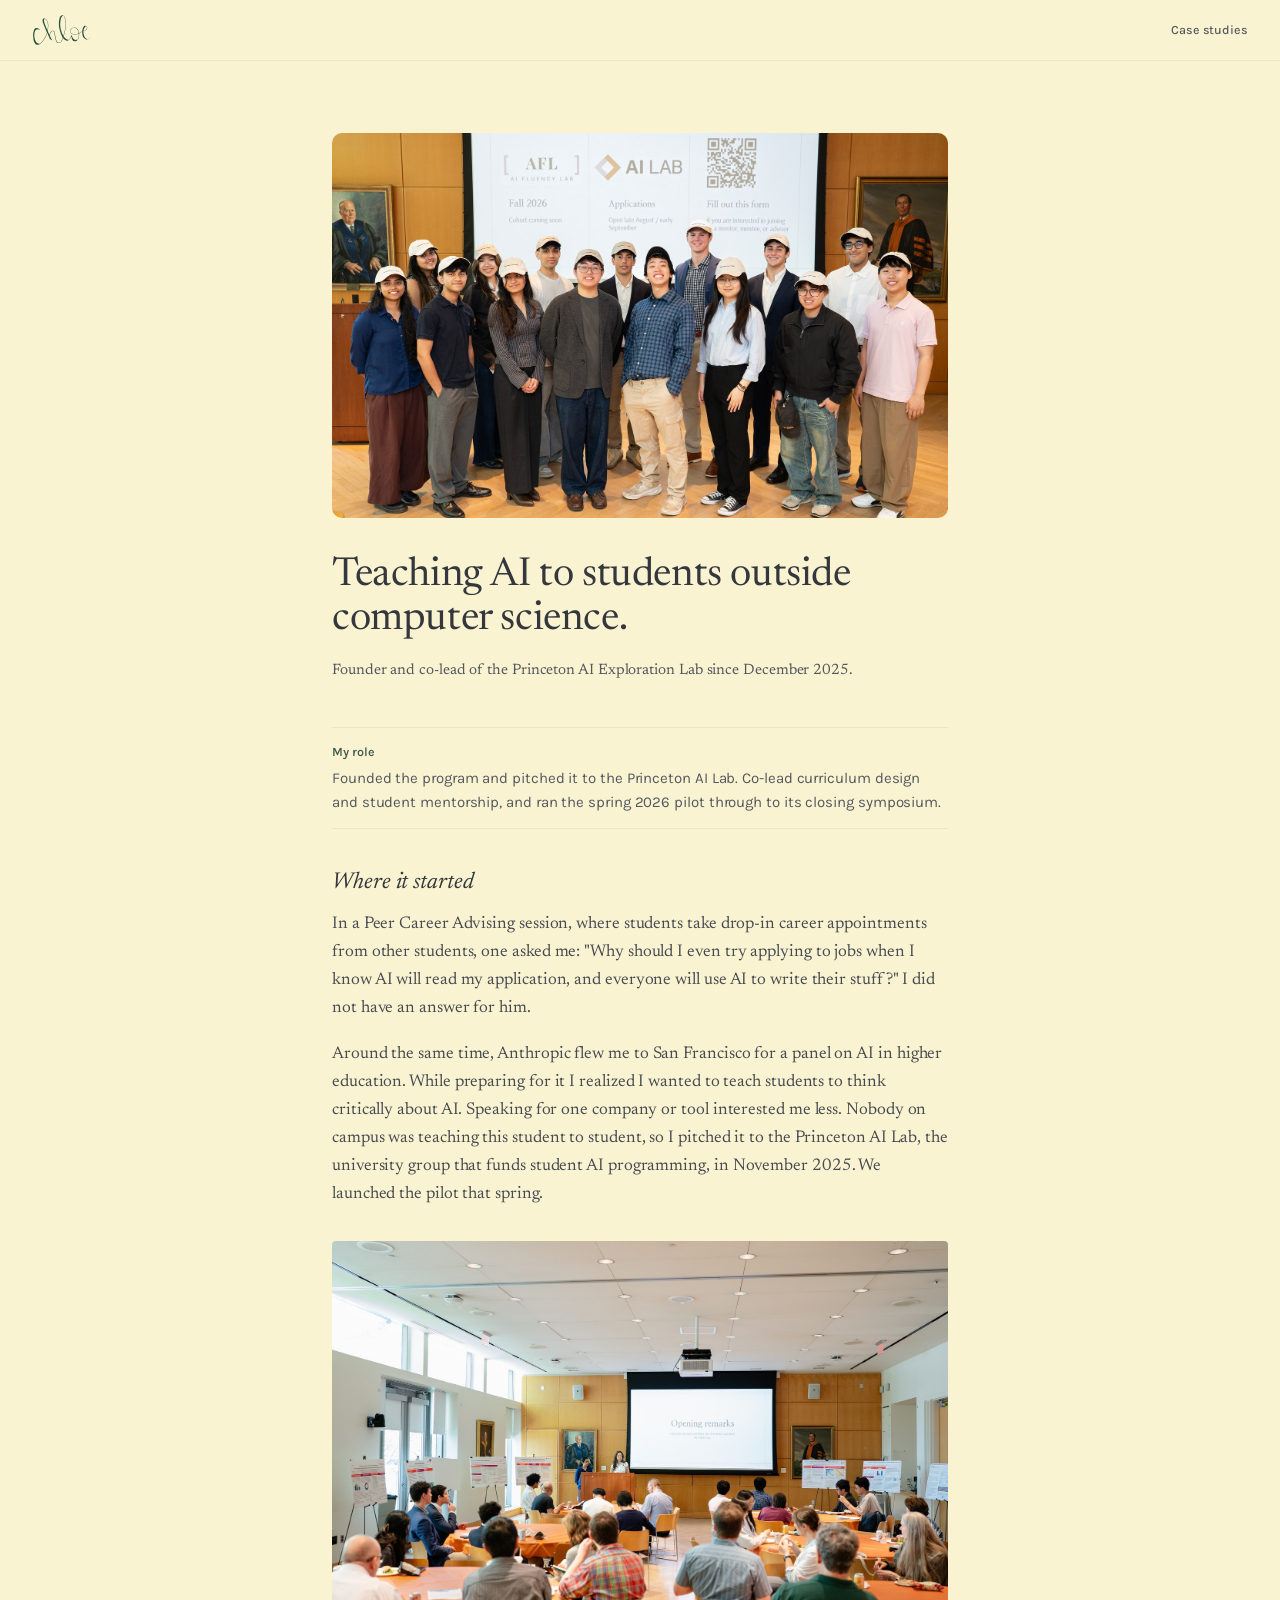
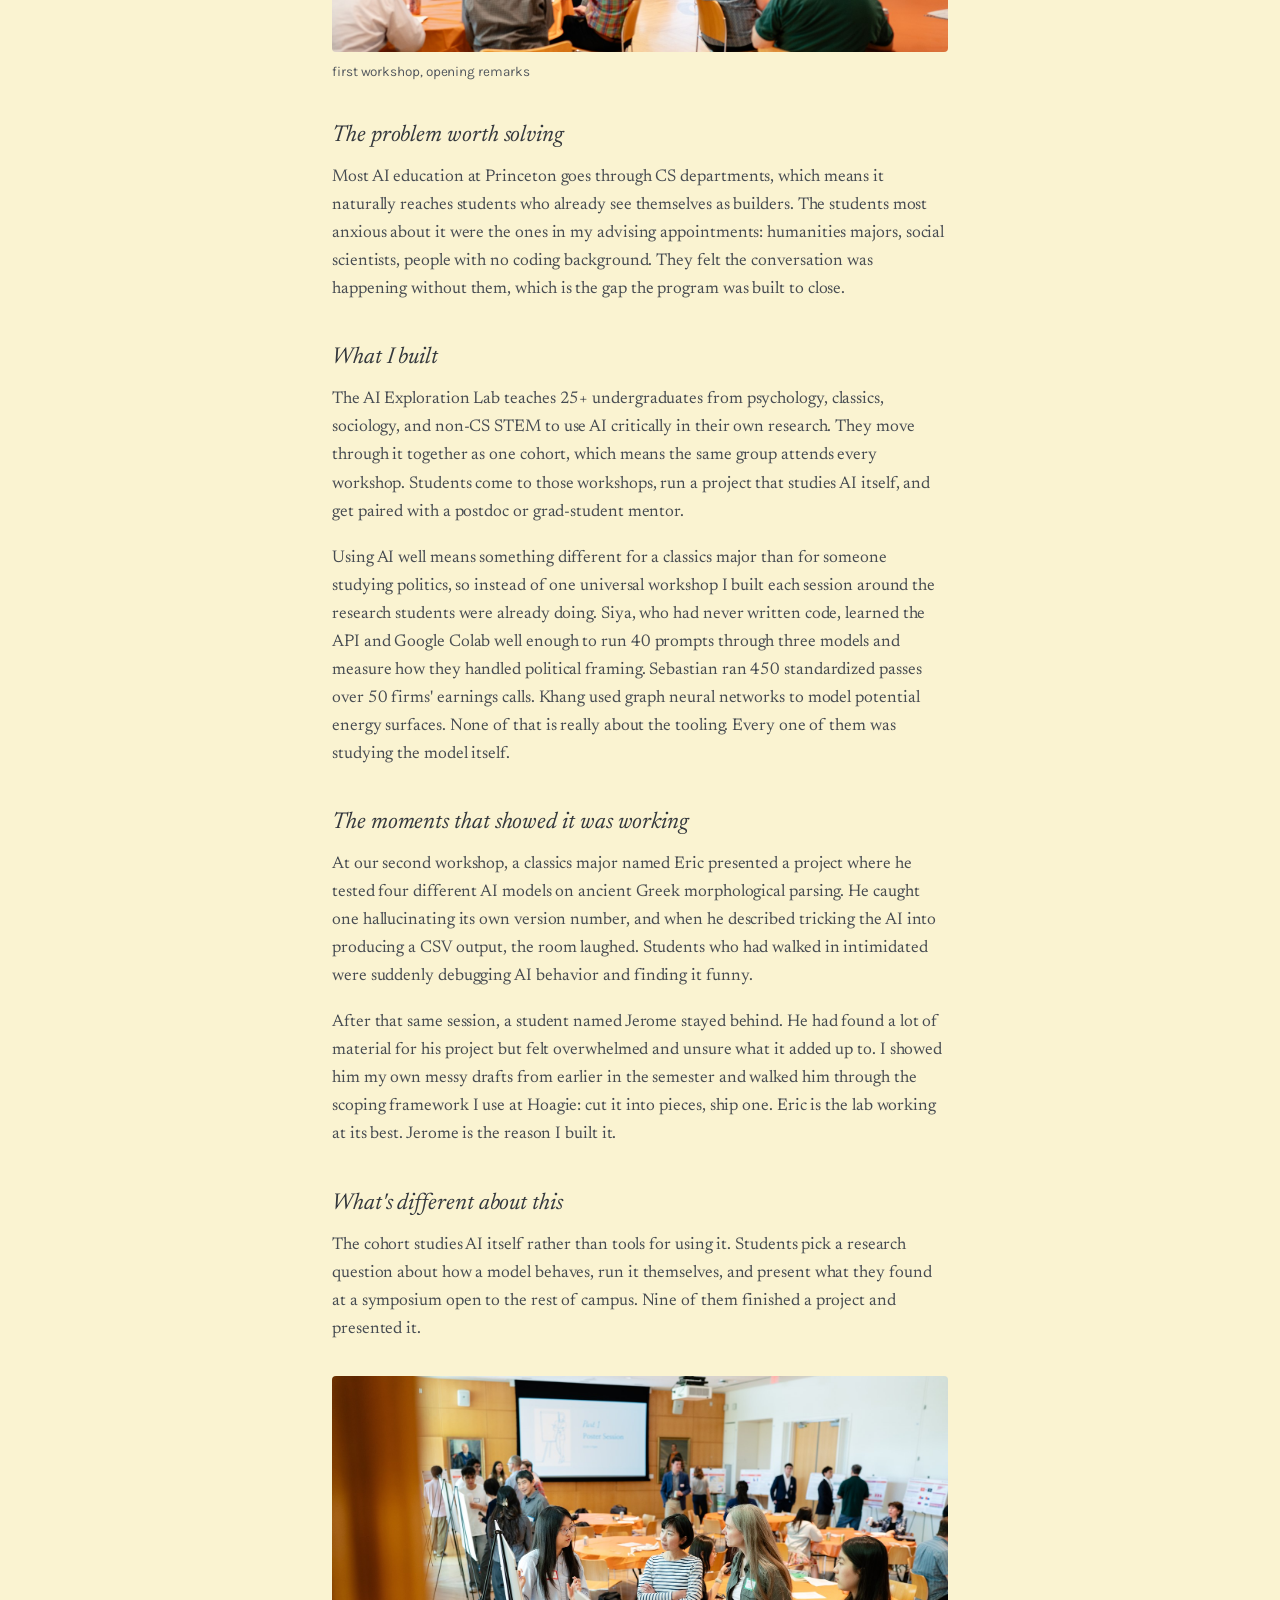
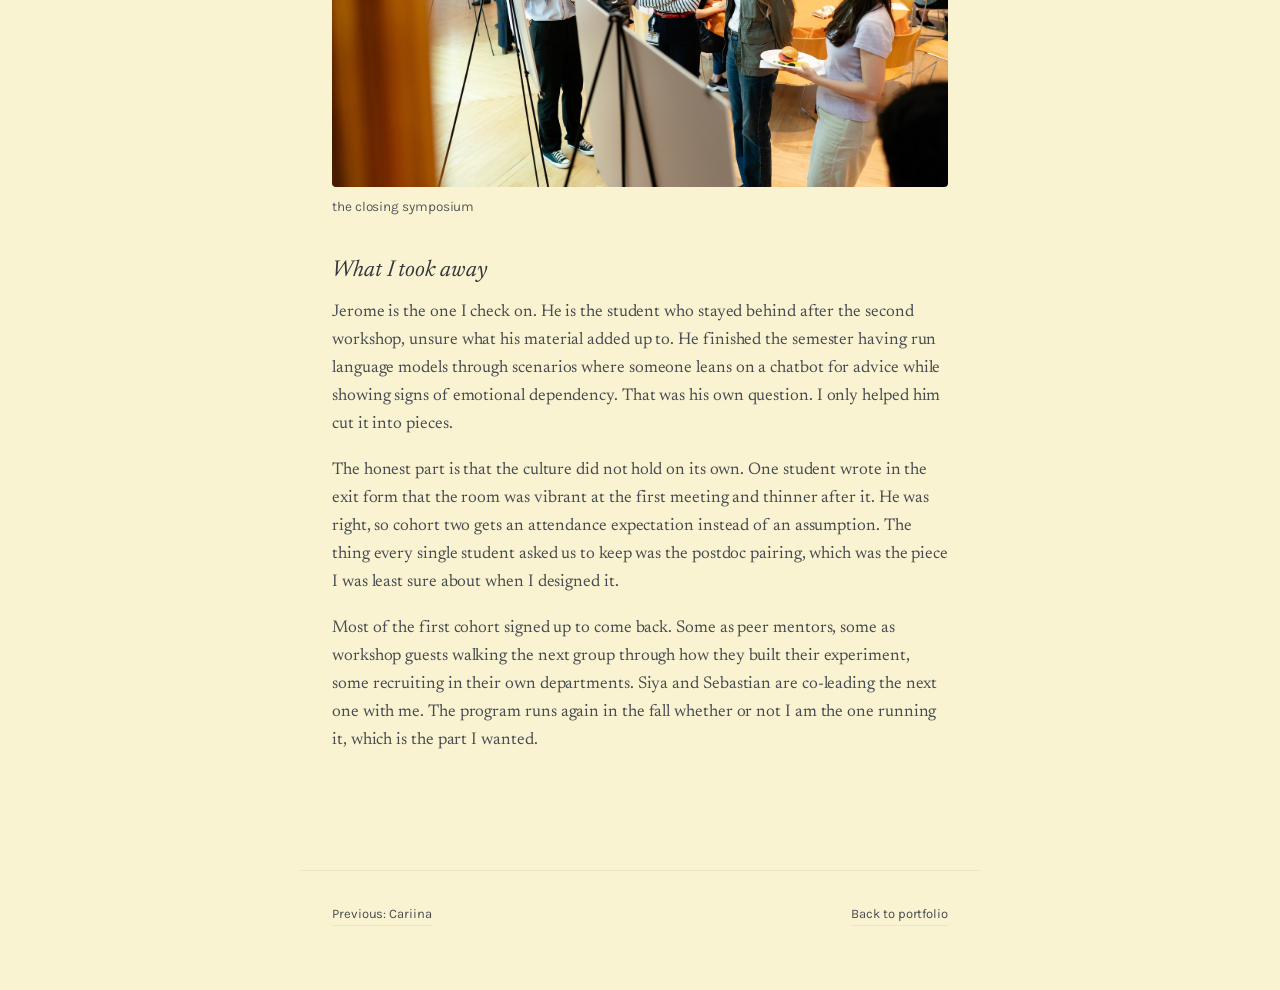
<file: case-studies/ai-fluency-lab.html>
<!doctype html>
<html lang="en">
<head>
<meta charset="utf-8" />
<meta name="viewport" content="width=device-width,initial-scale=1" />
<title>Teaching AI to students outside computer science - Chloe Lau</title>
<link rel="icon" href="/favicon.ico" sizes="any" />
<link rel="icon" type="image/png" sizes="96x96" href="../assets/favicon-96.png?v=7" />
<link rel="icon" type="image/png" sizes="32x32" href="../assets/favicon-32.png?v=7" />
<link rel="apple-touch-icon" sizes="180x180" href="../assets/favicon-180.png?v=7" />
<link rel="preconnect" href="https://fonts.googleapis.com" />
<link rel="preconnect" href="https://fonts.gstatic.com" crossorigin />
<link href="https://fonts.googleapis.com/css2?family=Newsreader:ital,opsz,wght@0,6..72,400;0,6..72,500;0,6..72,600;1,6..72,400&family=Karla:wght@400;500&display=swap" rel="stylesheet" />
<link rel="stylesheet" href="../article.css" />
</head>
<body>

<header class="topbar">
  <a class="home" href="../index.html"><svg role="img" aria-label="Chloe Lau" viewBox="0 0 1000 534"><title>Chloe Lau</title><path fill="currentColor" d="M77.5 512.3C47.3 501.1 26.3 461.1 23.0 408.6C22.4 399.7 21.2 385.9 20.4 378.0C14.0 319.9 32.2 247.0 55.6 237.3C75.7 228.9 117.5 242.7 127.0 260.8C131.4 269.3 130.0 272.1 124.3 265.9C105.1 244.8 74.2 249.0 56.1 275.1C32.1 309.8 33.8 404.7 59.4 449.6C77.9 482.1 112.5 504.0 130.2 494.6C168.6 474.1 231.6 378.5 247.6 316.7L249.9 307.5L243.2 294.2C230.7 269.2 205.8 208.9 187.5 159.0C174.0 122.2 171.7 90.2 182.1 81.6C197.9 68.3 231.9 78.4 247.3 100.9C272.2 137.1 278.5 188.4 266.2 254.5C260.8 283.9 259.7 279.3 285.6 335.8C290.1 345.4 292.8 347.0 292.8 340.1C292.8 333.9 307.8 306.0 316.1 296.5C330.8 279.7 346.0 274.1 358.9 280.8C375.9 289.5 382.1 305.4 386.4 352.4C390.4 394.8 404.6 446.0 417.1 462.7C434.2 485.6 464.7 485.4 482.1 462.3C489.3 452.8 501.1 429.8 509.0 409.8L514.2 396.6L505.7 382.4C482.8 344.4 468.0 302.0 455.7 239.2C441.0 164.7 452.0 62.6 477.7 34.2C499.1 10.4 528.5 15.3 543.5 45.0C563.6 84.6 572.9 193.8 560.3 242.6C559.4 246.4 557.0 257.5 555.2 267.3C550.6 291.9 542.5 325.5 535.2 350.0L529.2 370.5L532.9 378.5C537.9 389.2 564.6 414.5 578.7 422.0C588.0 427.0 591.2 427.8 602.3 427.9L615.2 428.1L624.4 417.9C638.6 402.3 648.0 384.3 655.8 357.5C658.5 348.5 663.2 346.4 664.5 353.6C666.3 364.0 676.4 394.3 680.4 401.6C694.4 426.9 713.8 435.4 746.5 430.5L759.3 428.7L765.2 419.8C772.8 408.3 777.5 393.0 779.7 372.5C783.5 337.5 781.6 324.6 773.8 331.8C772.9 332.6 764.9 335.8 756.0 338.9C694.0 360.4 620.8 321.7 635.9 275.5C649.6 233.4 695.6 212.0 732.5 230.5C757.9 243.1 773.8 265.9 781.7 300.9C783.8 310.6 786.2 318.4 787.0 318.4C790.1 318.4 808.8 307.5 823.2 297.3L838.5 286.4L839.8 273.9C843.6 235.5 861.7 201.4 881.0 196.0C910.8 187.8 932.3 219.2 917.8 249.7C908.6 269.3 897.0 277.9 873.6 282.6L859.0 285.5L858.5 294.5C857.3 313.5 867.9 364.0 876.6 380.9C889.6 406.4 923.7 425.8 941.2 417.8C948.6 414.4 968.7 398.5 974.9 391.1C982.9 381.6 980.6 387.5 972.2 397.8C950.9 424.2 925.5 432.6 897.4 422.4C857.0 407.7 841.3 379.2 838.2 314.8L837.2 293.3L812.1 310.2L787.1 327.0L786.2 355.5C784.4 406.7 770.6 434.7 740.1 448.7C696.2 468.8 668.3 447.7 660.4 388.3C658.7 374.7 658.1 372.8 656.6 376.3C643.0 409.7 623.3 433.4 602.7 441.1C580.4 449.6 557.7 441.9 533.0 417.7C515.9 401.0 518.7 402.2 515.5 409.9C491.4 468.0 477.9 484.3 452.7 485.6C422.6 487.1 407.3 471.0 393.5 423.7C385.3 395.6 383.2 384.9 379.6 352.8C374.3 305.0 370.9 295.1 356.7 286.8C347.2 281.2 341.9 282.1 330.4 291.3C310.9 306.6 293.0 345.9 298.3 361.3C302.3 372.6 328.7 422.6 336.5 433.7C341.0 440.0 335.2 440.5 326.6 434.6C322.5 431.8 315.0 427.5 309.8 425.0C299.6 420.1 298.2 418.2 290.2 397.6C288.1 391.9 281.2 376.2 275.0 362.7C268.8 349.1 261.7 333.2 259.3 327.4C253.7 314.1 253.5 314.1 249.6 328.1C232.6 388.9 174.2 475.0 134.1 498.6C112.7 511.2 89.7 516.7 77.5 512.3ZM531.0 343.5C539.4 312.8 549.9 268.1 553.3 247.8C555.1 237.5 557.0 226.3 557.5 223.0C567.4 167.3 551.1 54.9 530.1 33.3C513.4 16.1 487.4 43.6 480.0 86.3C477.1 103.3 475.6 114.0 470.8 153.3C468.7 170.7 470.1 197.3 474.3 215.4C475.6 221.0 476.7 229.1 476.7 233.5C476.7 237.8 479.1 249.3 482.0 259.0C484.9 268.7 489.2 283.9 491.4 292.8C497.4 315.7 519.5 362.7 524.3 362.7C525.1 362.7 528.1 354.0 531.0 343.5ZM746.7 336.2C781.5 326.1 782.2 325.1 776.2 299.0C765.0 251.2 732.1 222.8 694.2 228.4C662.2 233.1 630.8 275.8 641.5 300.1C655.1 330.7 705.6 348.1 746.7 336.2ZM888.0 273.3C910.9 262.1 923.7 233.1 914.4 213.8C909.6 204.1 906.5 202.2 899.7 205.1C893.8 207.6 882.0 217.5 882.0 219.9C882.0 220.8 878.6 226.7 874.6 232.9C867.5 243.9 859.8 266.1 859.8 275.8C859.8 281.1 874.7 279.8 888.0 273.3ZM262.3 248.4C275.1 168.6 259.5 102.9 223.8 86.0C206.6 77.9 198.0 86.7 200.0 110.2C201.0 122.0 209.8 158.5 212.9 164.0C213.8 165.6 218.0 175.9 222.1 186.9C228.4 203.5 240.5 231.9 255.1 264.2C258.7 272.2 258.4 272.9 262.3 248.4Z"/></svg></a>
  <a class="crumb" href="../index.html#projects">Case studies</a>
</header>

<article>
  <img class="hero-image" src="../assets/ai-fluency-lab-group.jpg" alt="AI Exploration Lab spring 2026 cohort" />
  <h1>Teaching AI to students outside computer science.</h1>
  <div class="meta-block">
    <div class="meta">Founder and co-lead of the Princeton AI Exploration Lab since December 2025.</div>
  </div>

  <p class="my-role"><b>My role</b>Founded the program and pitched it to the Princeton AI Lab. Co-lead curriculum design and student mentorship, and ran the spring 2026 pilot through to its closing symposium.</p>

  <h2>Where it started</h2>
  <p>In a Peer Career Advising session, where students take drop-in career appointments from other students, one asked me: "Why should I even try applying to jobs when I know AI will read my application, and everyone will use AI to write their stuff?" I did not have an answer for him.</p>
  <p>Around the same time, Anthropic flew me to San Francisco for a panel on AI in higher education. While preparing for it I realized I wanted to teach students to think critically about AI. Speaking for one company or tool interested me less. Nobody on campus was teaching this student to student, so I pitched it to the Princeton AI Lab, the university group that funds student AI programming, in November 2025. We launched the pilot that spring.</p>

  <figure class="figure">
    <img src="../assets/ai-fluency-lab-opening-remarks.jpg" alt="Opening remarks at the first AI Exploration Lab workshop, spring 2026" />
    <figcaption>first workshop, opening remarks</figcaption>
  </figure>

  <h2>The problem worth solving</h2>
  <p>Most AI education at Princeton goes through CS departments, which means it naturally reaches students who already see themselves as builders. The students most anxious about it were the ones in my advising appointments: humanities majors, social scientists, people with no coding background. They felt the conversation was happening without them, which is the gap the program was built to close.</p>

  <h2>What I built</h2>
  <p>The AI Exploration Lab teaches 25+ undergraduates from psychology, classics, sociology, and non-CS STEM to use AI critically in their own research. They move through it together as one cohort, which means the same group attends every workshop. Students come to those workshops, run a project that studies AI itself, and get paired with a postdoc or grad-student mentor.</p>
  <p>Using AI well means something different for a classics major than for someone studying politics, so instead of one universal workshop I built each session around the research students were already doing. Siya, who had never written code, learned the API and Google Colab well enough to run 40 prompts through three models and measure how they handled political framing. Sebastian ran 450 standardized passes over 50 firms' earnings calls. Khang used graph neural networks to model potential energy surfaces. None of that is really about the tooling. Every one of them was studying the model itself.</p>

  <h2>The moments that showed it was working</h2>
  <p>At our second workshop, a classics major named Eric presented a project where he tested four different AI models on ancient Greek morphological parsing. He caught one hallucinating its own version number, and when he described tricking the AI into producing a CSV output, the room laughed. Students who had walked in intimidated were suddenly debugging AI behavior and finding it funny.</p>
  <p>After that same session, a student named Jerome stayed behind. He had found a lot of material for his project but felt overwhelmed and unsure what it added up to. I showed him my own messy drafts from earlier in the semester and walked him through the scoping framework I use at Hoagie: cut it into pieces, ship one. Eric is the lab working at its best. Jerome is the reason I built it.</p>


  <h2>What's different about this</h2>
  <p>The cohort studies AI itself rather than tools for using it. Students pick a research question about how a model behaves, run it themselves, and present what they found at a symposium open to the rest of campus. Nine of them finished a project and presented it.</p>
  <figure class="figure">
    <img src="../assets/ai-fluency-lab-poster-session.jpg" alt="AI Exploration Lab spring 2026 closing symposium poster session" />
    <figcaption>the closing symposium</figcaption>
  </figure>

  <h2>What I took away</h2>
  <p>Jerome is the one I check on. He is the student who stayed behind after the second workshop, unsure what his material added up to. He finished the semester having run language models through scenarios where someone leans on a chatbot for advice while showing signs of emotional dependency. That was his own question. I only helped him cut it into pieces.</p>
  <p>The honest part is that the culture did not hold on its own. One student wrote in the exit form that the room was vibrant at the first meeting and thinner after it. He was right, so cohort two gets an attendance expectation instead of an assumption. The thing every single student asked us to keep was the postdoc pairing, which was the piece I was least sure about when I designed it.</p>
  <p>Most of the first cohort signed up to come back. Some as peer mentors, some as workshop guests walking the next group through how they built their experiment, some recruiting in their own departments. Siya and Sebastian are co-leading the next one with me. The program runs again in the fall whether or not I am the one running it, which is the part I wanted.</p>
</article>

<footer class="article-footer">
  <a href="cariina.html">Previous: Cariina</a>
  <a href="../index.html">Back to portfolio</a>
</footer>

</body>
</html>
</file>
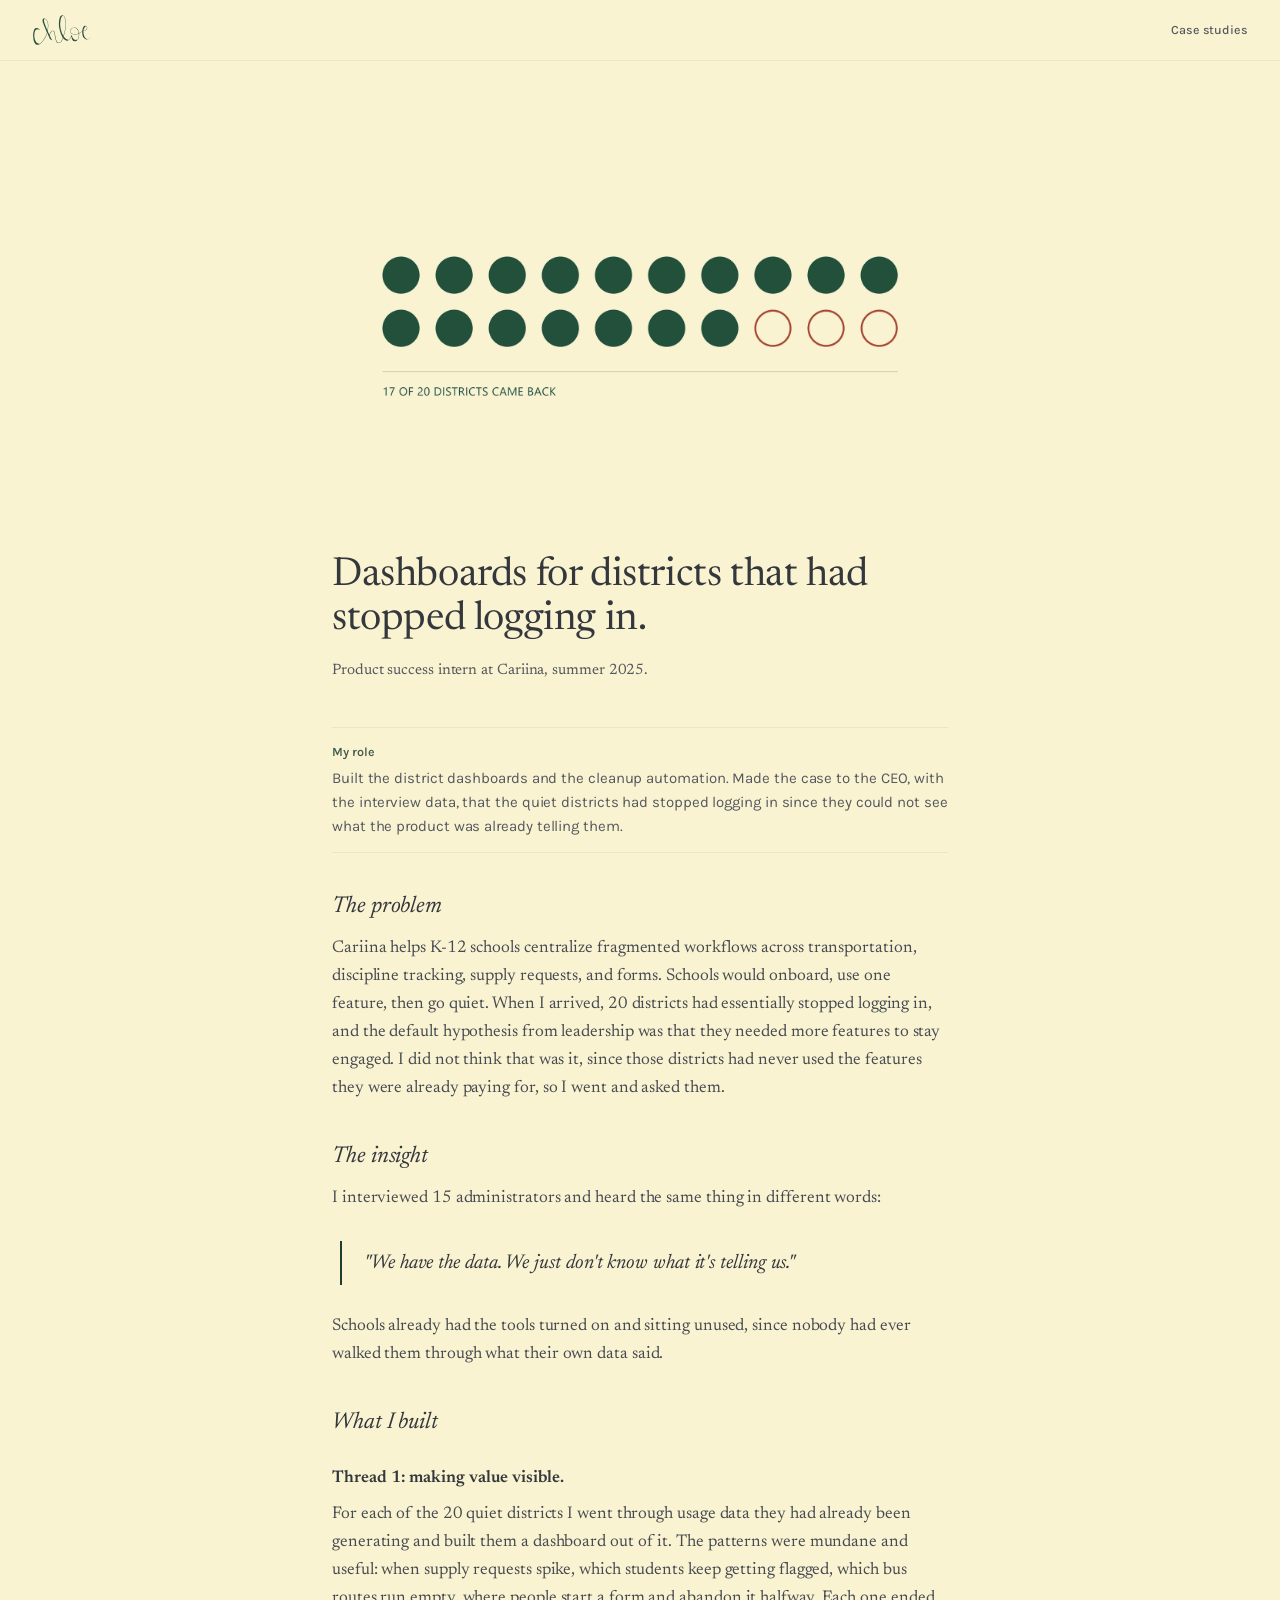
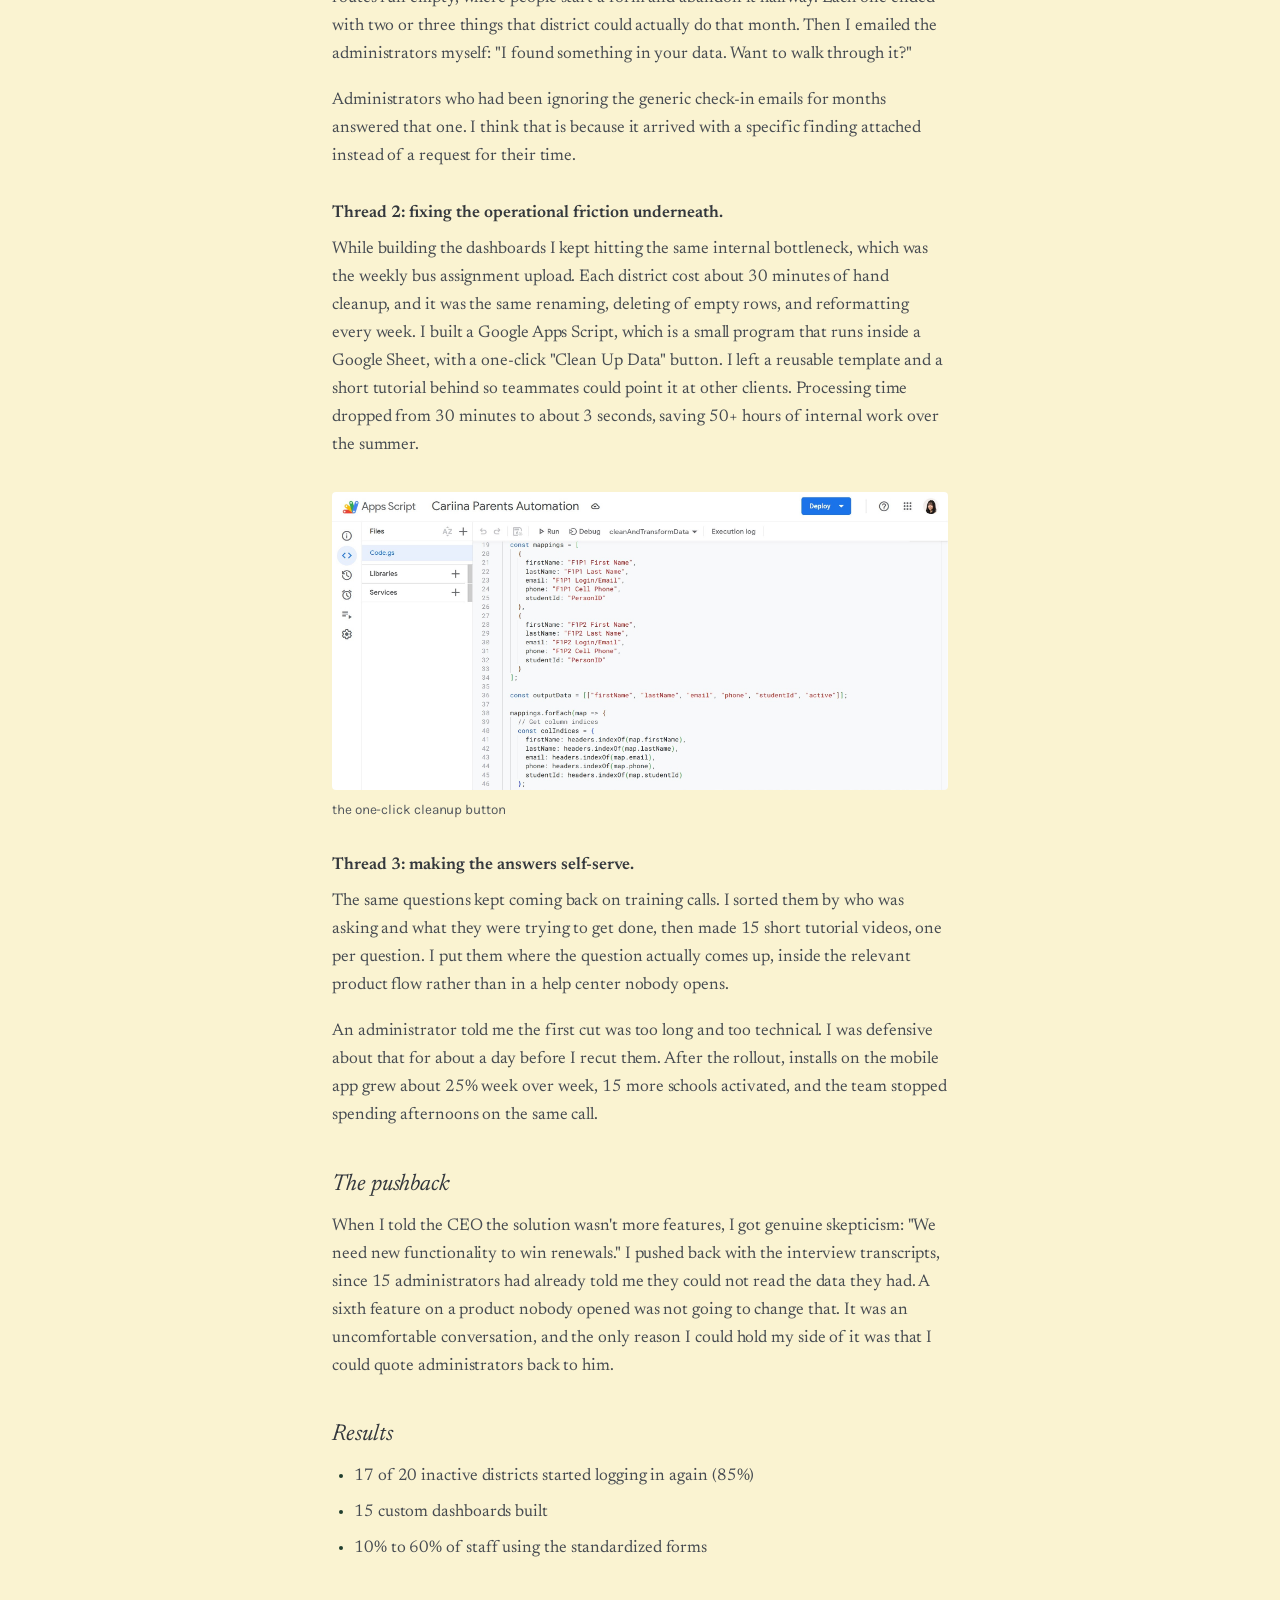
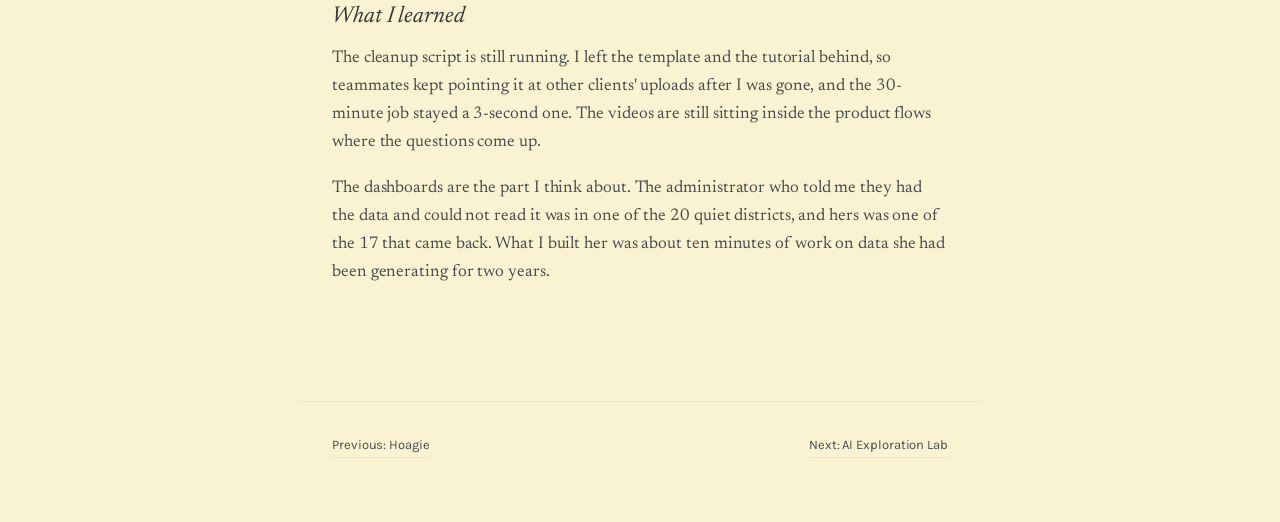
<file: case-studies/cariina.html>
<!doctype html>
<html lang="en">
<head>
<meta charset="utf-8" />
<meta name="viewport" content="width=device-width,initial-scale=1" />
<title>Dashboards for districts that had stopped logging in - Chloe Lau</title>
<link rel="icon" href="/favicon.ico" sizes="any" />
<link rel="icon" type="image/png" sizes="96x96" href="../assets/favicon-96.png?v=7" />
<link rel="icon" type="image/png" sizes="32x32" href="../assets/favicon-32.png?v=7" />
<link rel="apple-touch-icon" sizes="180x180" href="../assets/favicon-180.png?v=7" />
<link rel="preconnect" href="https://fonts.googleapis.com" />
<link rel="preconnect" href="https://fonts.gstatic.com" crossorigin />
<link href="https://fonts.googleapis.com/css2?family=Newsreader:ital,opsz,wght@0,6..72,400;0,6..72,500;0,6..72,600;1,6..72,400&family=Karla:wght@400;500&display=swap" rel="stylesheet" />
<link rel="stylesheet" href="../article.css" />
</head>
<body>

<header class="topbar">
  <a class="home" href="../index.html"><svg role="img" aria-label="Chloe Lau" viewBox="0 0 1000 534"><title>Chloe Lau</title><path fill="currentColor" d="M77.5 512.3C47.3 501.1 26.3 461.1 23.0 408.6C22.4 399.7 21.2 385.9 20.4 378.0C14.0 319.9 32.2 247.0 55.6 237.3C75.7 228.9 117.5 242.7 127.0 260.8C131.4 269.3 130.0 272.1 124.3 265.9C105.1 244.8 74.2 249.0 56.1 275.1C32.1 309.8 33.8 404.7 59.4 449.6C77.9 482.1 112.5 504.0 130.2 494.6C168.6 474.1 231.6 378.5 247.6 316.7L249.9 307.5L243.2 294.2C230.7 269.2 205.8 208.9 187.5 159.0C174.0 122.2 171.7 90.2 182.1 81.6C197.9 68.3 231.9 78.4 247.3 100.9C272.2 137.1 278.5 188.4 266.2 254.5C260.8 283.9 259.7 279.3 285.6 335.8C290.1 345.4 292.8 347.0 292.8 340.1C292.8 333.9 307.8 306.0 316.1 296.5C330.8 279.7 346.0 274.1 358.9 280.8C375.9 289.5 382.1 305.4 386.4 352.4C390.4 394.8 404.6 446.0 417.1 462.7C434.2 485.6 464.7 485.4 482.1 462.3C489.3 452.8 501.1 429.8 509.0 409.8L514.2 396.6L505.7 382.4C482.8 344.4 468.0 302.0 455.7 239.2C441.0 164.7 452.0 62.6 477.7 34.2C499.1 10.4 528.5 15.3 543.5 45.0C563.6 84.6 572.9 193.8 560.3 242.6C559.4 246.4 557.0 257.5 555.2 267.3C550.6 291.9 542.5 325.5 535.2 350.0L529.2 370.5L532.9 378.5C537.9 389.2 564.6 414.5 578.7 422.0C588.0 427.0 591.2 427.8 602.3 427.9L615.2 428.1L624.4 417.9C638.6 402.3 648.0 384.3 655.8 357.5C658.5 348.5 663.2 346.4 664.5 353.6C666.3 364.0 676.4 394.3 680.4 401.6C694.4 426.9 713.8 435.4 746.5 430.5L759.3 428.7L765.2 419.8C772.8 408.3 777.5 393.0 779.7 372.5C783.5 337.5 781.6 324.6 773.8 331.8C772.9 332.6 764.9 335.8 756.0 338.9C694.0 360.4 620.8 321.7 635.9 275.5C649.6 233.4 695.6 212.0 732.5 230.5C757.9 243.1 773.8 265.9 781.7 300.9C783.8 310.6 786.2 318.4 787.0 318.4C790.1 318.4 808.8 307.5 823.2 297.3L838.5 286.4L839.8 273.9C843.6 235.5 861.7 201.4 881.0 196.0C910.8 187.8 932.3 219.2 917.8 249.7C908.6 269.3 897.0 277.9 873.6 282.6L859.0 285.5L858.5 294.5C857.3 313.5 867.9 364.0 876.6 380.9C889.6 406.4 923.7 425.8 941.2 417.8C948.6 414.4 968.7 398.5 974.9 391.1C982.9 381.6 980.6 387.5 972.2 397.8C950.9 424.2 925.5 432.6 897.4 422.4C857.0 407.7 841.3 379.2 838.2 314.8L837.2 293.3L812.1 310.2L787.1 327.0L786.2 355.5C784.4 406.7 770.6 434.7 740.1 448.7C696.2 468.8 668.3 447.7 660.4 388.3C658.7 374.7 658.1 372.8 656.6 376.3C643.0 409.7 623.3 433.4 602.7 441.1C580.4 449.6 557.7 441.9 533.0 417.7C515.9 401.0 518.7 402.2 515.5 409.9C491.4 468.0 477.9 484.3 452.7 485.6C422.6 487.1 407.3 471.0 393.5 423.7C385.3 395.6 383.2 384.9 379.6 352.8C374.3 305.0 370.9 295.1 356.7 286.8C347.2 281.2 341.9 282.1 330.4 291.3C310.9 306.6 293.0 345.9 298.3 361.3C302.3 372.6 328.7 422.6 336.5 433.7C341.0 440.0 335.2 440.5 326.6 434.6C322.5 431.8 315.0 427.5 309.8 425.0C299.6 420.1 298.2 418.2 290.2 397.6C288.1 391.9 281.2 376.2 275.0 362.7C268.8 349.1 261.7 333.2 259.3 327.4C253.7 314.1 253.5 314.1 249.6 328.1C232.6 388.9 174.2 475.0 134.1 498.6C112.7 511.2 89.7 516.7 77.5 512.3ZM531.0 343.5C539.4 312.8 549.9 268.1 553.3 247.8C555.1 237.5 557.0 226.3 557.5 223.0C567.4 167.3 551.1 54.9 530.1 33.3C513.4 16.1 487.4 43.6 480.0 86.3C477.1 103.3 475.6 114.0 470.8 153.3C468.7 170.7 470.1 197.3 474.3 215.4C475.6 221.0 476.7 229.1 476.7 233.5C476.7 237.8 479.1 249.3 482.0 259.0C484.9 268.7 489.2 283.9 491.4 292.8C497.4 315.7 519.5 362.7 524.3 362.7C525.1 362.7 528.1 354.0 531.0 343.5ZM746.7 336.2C781.5 326.1 782.2 325.1 776.2 299.0C765.0 251.2 732.1 222.8 694.2 228.4C662.2 233.1 630.8 275.8 641.5 300.1C655.1 330.7 705.6 348.1 746.7 336.2ZM888.0 273.3C910.9 262.1 923.7 233.1 914.4 213.8C909.6 204.1 906.5 202.2 899.7 205.1C893.8 207.6 882.0 217.5 882.0 219.9C882.0 220.8 878.6 226.7 874.6 232.9C867.5 243.9 859.8 266.1 859.8 275.8C859.8 281.1 874.7 279.8 888.0 273.3ZM262.3 248.4C275.1 168.6 259.5 102.9 223.8 86.0C206.6 77.9 198.0 86.7 200.0 110.2C201.0 122.0 209.8 158.5 212.9 164.0C213.8 165.6 218.0 175.9 222.1 186.9C228.4 203.5 240.5 231.9 255.1 264.2C258.7 272.2 258.4 272.9 262.3 248.4Z"/></svg></a>
  <a class="crumb" href="../index.html#projects">Case studies</a>
</header>

<article>
  <img class="hero-image" src="../assets/cariina-districts.png" alt="Twenty circles for twenty inactive districts, seventeen filled green for the ones that started logging in again" />
  <h1>Dashboards for districts that had stopped logging in.</h1>
  <div class="meta-block">
    <div class="meta">Product success intern at Cariina, summer 2025.</div>
  </div>

  <p class="my-role"><b>My role</b>Built the district dashboards and the cleanup automation. Made the case to the CEO, with the interview data, that the quiet districts had stopped logging in since they could not see what the product was already telling them.</p>

  <h2>The problem</h2>
  <p>Cariina helps K-12 schools centralize fragmented workflows across transportation, discipline tracking, supply requests, and forms. Schools would onboard, use one feature, then go quiet. When I arrived, 20 districts had essentially stopped logging in, and the default hypothesis from leadership was that they needed more features to stay engaged. I did not think that was it, since those districts had never used the features they were already paying for, so I went and asked them.</p>

  <h2>The insight</h2>
  <p>I interviewed 15 administrators and heard the same thing in different words:</p>
  <blockquote>"We have the data. We just don't know what it's telling us."</blockquote>
  <p>Schools already had the tools turned on and sitting unused, since nobody had ever walked them through what their own data said.</p>

  <h2>What I built</h2>
  <h3>Thread 1: making value visible.</h3>
  <p>For each of the 20 quiet districts I went through usage data they had already been generating and built them a dashboard out of it. The patterns were mundane and useful: when supply requests spike, which students keep getting flagged, which bus routes run empty, where people start a form and abandon it halfway. Each one ended with two or three things that district could actually do that month. Then I emailed the administrators myself: "I found something in your data. Want to walk through it?"</p>
  <p>Administrators who had been ignoring the generic check-in emails for months answered that one. I think that is because it arrived with a specific finding attached instead of a request for their time.</p>

  <h3>Thread 2: fixing the operational friction underneath.</h3>
  <p>While building the dashboards I kept hitting the same internal bottleneck, which was the weekly bus assignment upload. Each district cost about 30 minutes of hand cleanup, and it was the same renaming, deleting of empty rows, and reformatting every week. I built a Google Apps Script, which is a small program that runs inside a Google Sheet, with a one-click "Clean Up Data" button. I left a reusable template and a short tutorial behind so teammates could point it at other clients. Processing time dropped from 30 minutes to about 3 seconds, saving 50+ hours of internal work over the summer.</p>

  <figure class="figure">
    <img src="../assets/cariina-automation-apps-script.jpg" alt="Cariina Google Apps Script automation, the Clean Up Data button" />
    <figcaption>the one-click cleanup button</figcaption>
  </figure>

  <h3>Thread 3: making the answers self-serve.</h3>
  <p>The same questions kept coming back on training calls. I sorted them by who was asking and what they were trying to get done, then made 15 short tutorial videos, one per question. I put them where the question actually comes up, inside the relevant product flow rather than in a help center nobody opens.</p>
  <p>An administrator told me the first cut was too long and too technical. I was defensive about that for about a day before I recut them. After the rollout, installs on the mobile app grew about 25% week over week, 15 more schools activated, and the team stopped spending afternoons on the same call.</p>

  <h2>The pushback</h2>
  <p>When I told the CEO the solution wasn't more features, I got genuine skepticism: "We need new functionality to win renewals." I pushed back with the interview transcripts, since 15 administrators had already told me they could not read the data they had. A sixth feature on a product nobody opened was not going to change that. It was an uncomfortable conversation, and the only reason I could hold my side of it was that I could quote administrators back to him.</p>

  <h2>Results</h2>
  <ul>
    <li>17 of 20 inactive districts started logging in again (85%)</li>
    <li>15 custom dashboards built</li>
    <li>10% to 60% of staff using the standardized forms</li>
  </ul>

  <h2>What I learned</h2>
  <p>The cleanup script is still running. I left the template and the tutorial behind, so teammates kept pointing it at other clients' uploads after I was gone, and the 30-minute job stayed a 3-second one. The videos are still sitting inside the product flows where the questions come up.</p>
  <p>The dashboards are the part I think about. The administrator who told me they had the data and could not read it was in one of the 20 quiet districts, and hers was one of the 17 that came back. What I built her was about ten minutes of work on data she had been generating for two years.</p>
</article>

<footer class="article-footer">
  <a href="hoagie.html">Previous: Hoagie</a>
  <a href="ai-fluency-lab.html">Next: AI Exploration Lab</a>
</footer>

</body>
</html>
</file>
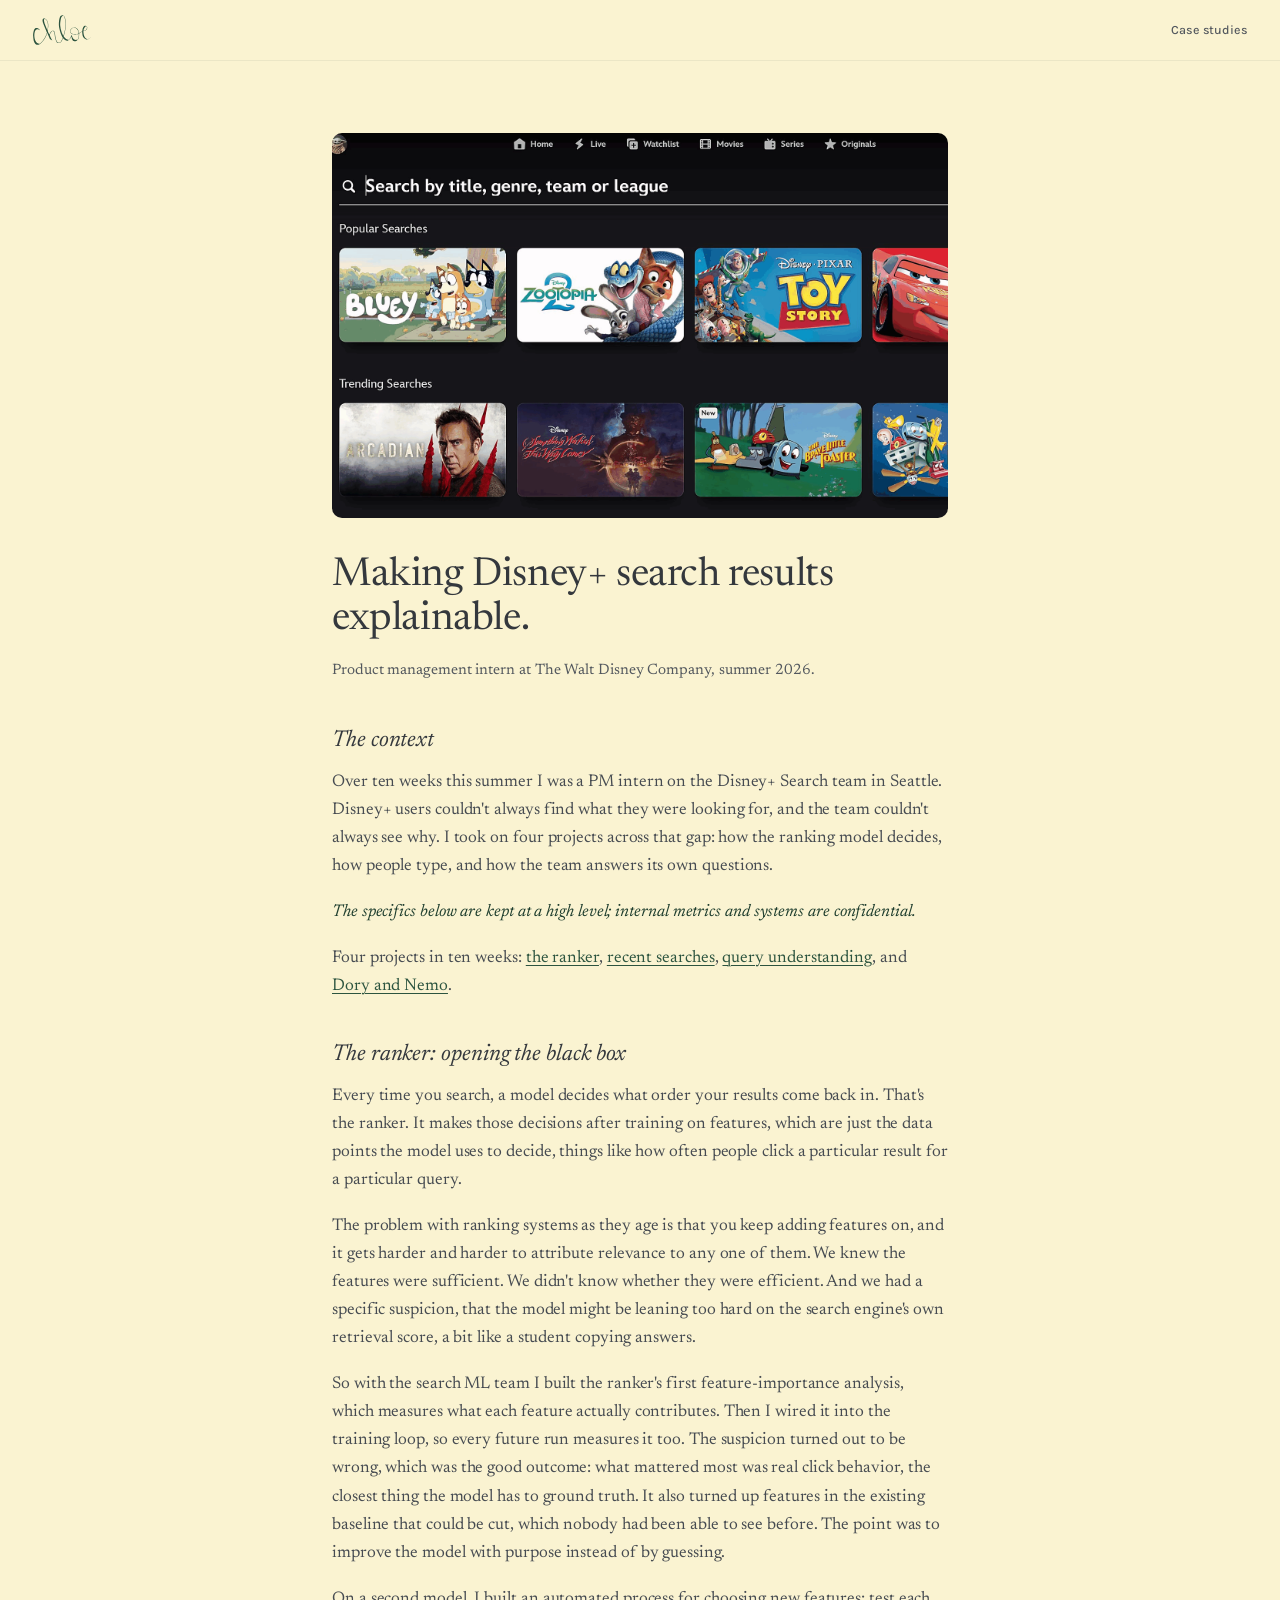
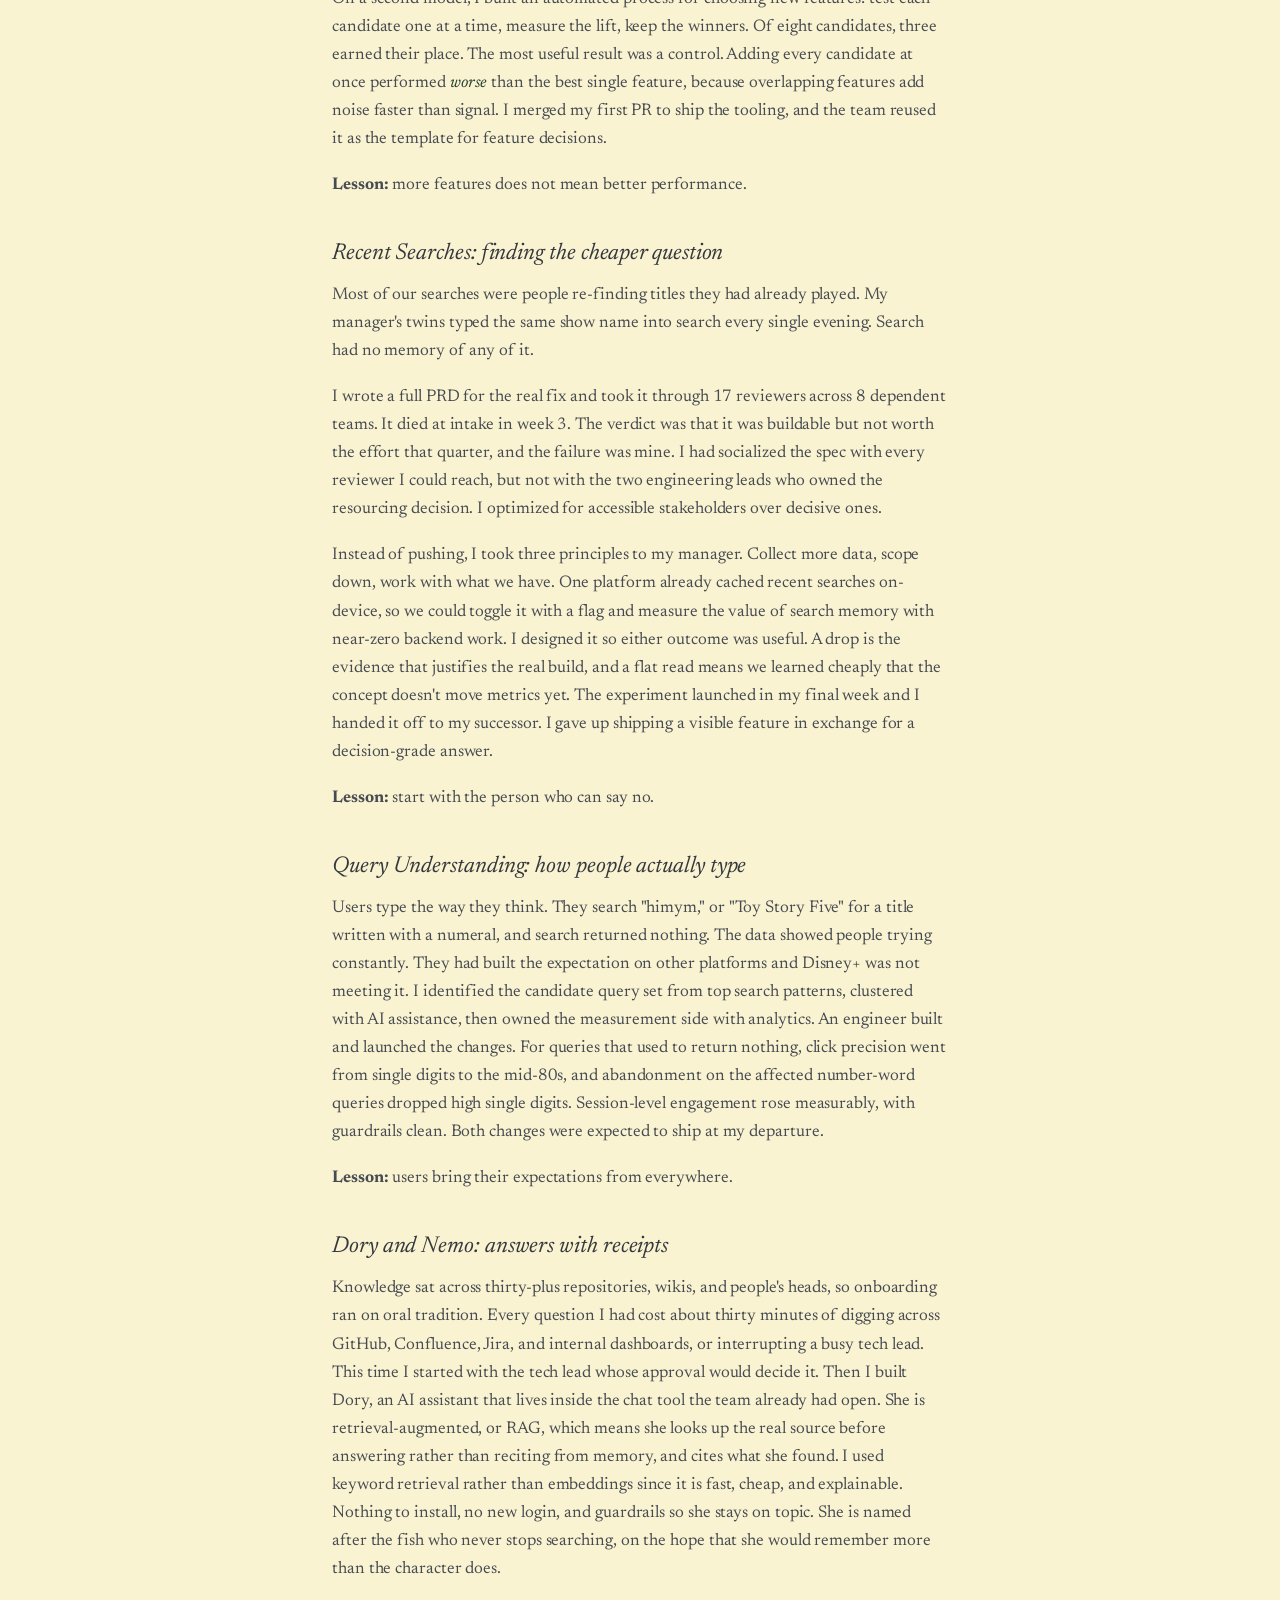
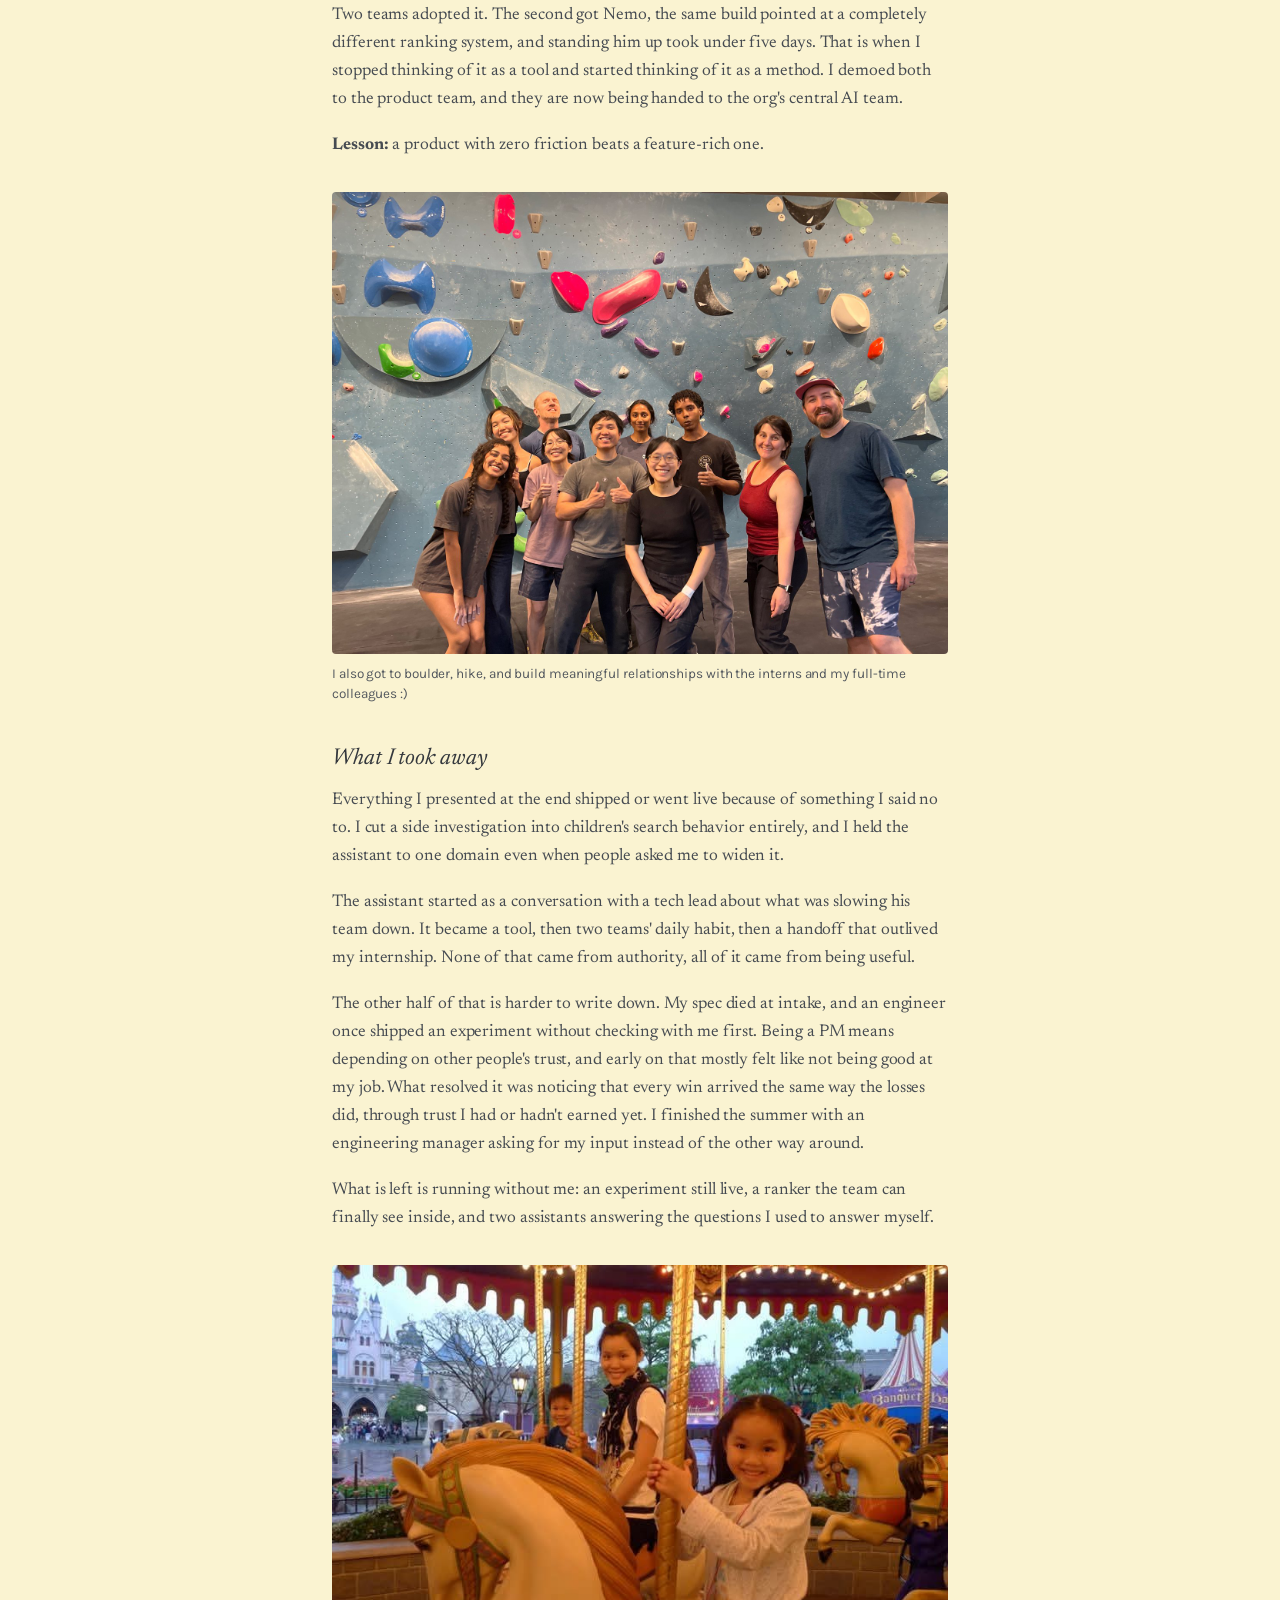
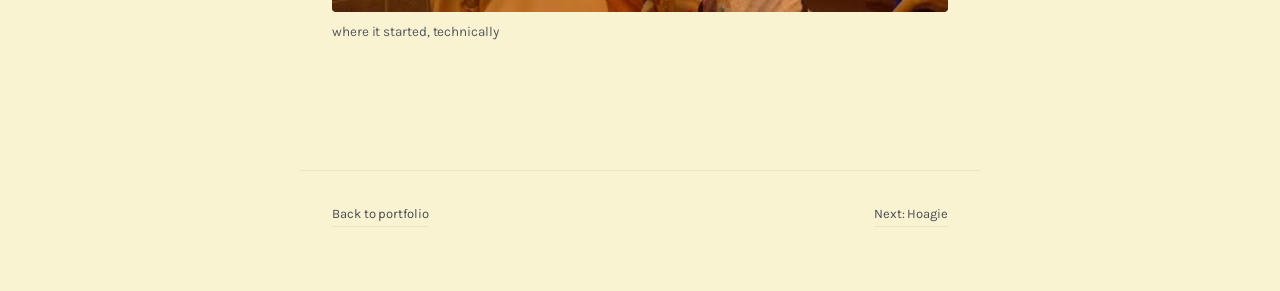
<file: case-studies/disney.html>
<!doctype html>
<html lang="en">
<head>
<meta charset="utf-8" />
<meta name="viewport" content="width=device-width,initial-scale=1" />
<title>Making Disney+ search results explainable - Chloe Lau</title>
<link rel="icon" href="/favicon.ico" sizes="any" />
<link rel="icon" type="image/png" sizes="96x96" href="../assets/favicon-96.png?v=7" />
<link rel="icon" type="image/png" sizes="32x32" href="../assets/favicon-32.png?v=7" />
<link rel="apple-touch-icon" sizes="180x180" href="../assets/favicon-180.png?v=7" />
<link rel="preconnect" href="https://fonts.googleapis.com" />
<link rel="preconnect" href="https://fonts.gstatic.com" crossorigin />
<link href="https://fonts.googleapis.com/css2?family=Newsreader:ital,opsz,wght@0,6..72,400;0,6..72,500;0,6..72,600;1,6..72,400&family=Karla:wght@400;500&display=swap" rel="stylesheet" />
<link rel="stylesheet" href="../article.css" />
</head>
<body>

<header class="topbar">
  <a class="home" href="../index.html"><svg role="img" aria-label="Chloe Lau" viewBox="0 0 1000 534"><title>Chloe Lau</title><path fill="currentColor" d="M77.5 512.3C47.3 501.1 26.3 461.1 23.0 408.6C22.4 399.7 21.2 385.9 20.4 378.0C14.0 319.9 32.2 247.0 55.6 237.3C75.7 228.9 117.5 242.7 127.0 260.8C131.4 269.3 130.0 272.1 124.3 265.9C105.1 244.8 74.2 249.0 56.1 275.1C32.1 309.8 33.8 404.7 59.4 449.6C77.9 482.1 112.5 504.0 130.2 494.6C168.6 474.1 231.6 378.5 247.6 316.7L249.9 307.5L243.2 294.2C230.7 269.2 205.8 208.9 187.5 159.0C174.0 122.2 171.7 90.2 182.1 81.6C197.9 68.3 231.9 78.4 247.3 100.9C272.2 137.1 278.5 188.4 266.2 254.5C260.8 283.9 259.7 279.3 285.6 335.8C290.1 345.4 292.8 347.0 292.8 340.1C292.8 333.9 307.8 306.0 316.1 296.5C330.8 279.7 346.0 274.1 358.9 280.8C375.9 289.5 382.1 305.4 386.4 352.4C390.4 394.8 404.6 446.0 417.1 462.7C434.2 485.6 464.7 485.4 482.1 462.3C489.3 452.8 501.1 429.8 509.0 409.8L514.2 396.6L505.7 382.4C482.8 344.4 468.0 302.0 455.7 239.2C441.0 164.7 452.0 62.6 477.7 34.2C499.1 10.4 528.5 15.3 543.5 45.0C563.6 84.6 572.9 193.8 560.3 242.6C559.4 246.4 557.0 257.5 555.2 267.3C550.6 291.9 542.5 325.5 535.2 350.0L529.2 370.5L532.9 378.5C537.9 389.2 564.6 414.5 578.7 422.0C588.0 427.0 591.2 427.8 602.3 427.9L615.2 428.1L624.4 417.9C638.6 402.3 648.0 384.3 655.8 357.5C658.5 348.5 663.2 346.4 664.5 353.6C666.3 364.0 676.4 394.3 680.4 401.6C694.4 426.9 713.8 435.4 746.5 430.5L759.3 428.7L765.2 419.8C772.8 408.3 777.5 393.0 779.7 372.5C783.5 337.5 781.6 324.6 773.8 331.8C772.9 332.6 764.9 335.8 756.0 338.9C694.0 360.4 620.8 321.7 635.9 275.5C649.6 233.4 695.6 212.0 732.5 230.5C757.9 243.1 773.8 265.9 781.7 300.9C783.8 310.6 786.2 318.4 787.0 318.4C790.1 318.4 808.8 307.5 823.2 297.3L838.5 286.4L839.8 273.9C843.6 235.5 861.7 201.4 881.0 196.0C910.8 187.8 932.3 219.2 917.8 249.7C908.6 269.3 897.0 277.9 873.6 282.6L859.0 285.5L858.5 294.5C857.3 313.5 867.9 364.0 876.6 380.9C889.6 406.4 923.7 425.8 941.2 417.8C948.6 414.4 968.7 398.5 974.9 391.1C982.9 381.6 980.6 387.5 972.2 397.8C950.9 424.2 925.5 432.6 897.4 422.4C857.0 407.7 841.3 379.2 838.2 314.8L837.2 293.3L812.1 310.2L787.1 327.0L786.2 355.5C784.4 406.7 770.6 434.7 740.1 448.7C696.2 468.8 668.3 447.7 660.4 388.3C658.7 374.7 658.1 372.8 656.6 376.3C643.0 409.7 623.3 433.4 602.7 441.1C580.4 449.6 557.7 441.9 533.0 417.7C515.9 401.0 518.7 402.2 515.5 409.9C491.4 468.0 477.9 484.3 452.7 485.6C422.6 487.1 407.3 471.0 393.5 423.7C385.3 395.6 383.2 384.9 379.6 352.8C374.3 305.0 370.9 295.1 356.7 286.8C347.2 281.2 341.9 282.1 330.4 291.3C310.9 306.6 293.0 345.9 298.3 361.3C302.3 372.6 328.7 422.6 336.5 433.7C341.0 440.0 335.2 440.5 326.6 434.6C322.5 431.8 315.0 427.5 309.8 425.0C299.6 420.1 298.2 418.2 290.2 397.6C288.1 391.9 281.2 376.2 275.0 362.7C268.8 349.1 261.7 333.2 259.3 327.4C253.7 314.1 253.5 314.1 249.6 328.1C232.6 388.9 174.2 475.0 134.1 498.6C112.7 511.2 89.7 516.7 77.5 512.3ZM531.0 343.5C539.4 312.8 549.9 268.1 553.3 247.8C555.1 237.5 557.0 226.3 557.5 223.0C567.4 167.3 551.1 54.9 530.1 33.3C513.4 16.1 487.4 43.6 480.0 86.3C477.1 103.3 475.6 114.0 470.8 153.3C468.7 170.7 470.1 197.3 474.3 215.4C475.6 221.0 476.7 229.1 476.7 233.5C476.7 237.8 479.1 249.3 482.0 259.0C484.9 268.7 489.2 283.9 491.4 292.8C497.4 315.7 519.5 362.7 524.3 362.7C525.1 362.7 528.1 354.0 531.0 343.5ZM746.7 336.2C781.5 326.1 782.2 325.1 776.2 299.0C765.0 251.2 732.1 222.8 694.2 228.4C662.2 233.1 630.8 275.8 641.5 300.1C655.1 330.7 705.6 348.1 746.7 336.2ZM888.0 273.3C910.9 262.1 923.7 233.1 914.4 213.8C909.6 204.1 906.5 202.2 899.7 205.1C893.8 207.6 882.0 217.5 882.0 219.9C882.0 220.8 878.6 226.7 874.6 232.9C867.5 243.9 859.8 266.1 859.8 275.8C859.8 281.1 874.7 279.8 888.0 273.3ZM262.3 248.4C275.1 168.6 259.5 102.9 223.8 86.0C206.6 77.9 198.0 86.7 200.0 110.2C201.0 122.0 209.8 158.5 212.9 164.0C213.8 165.6 218.0 175.9 222.1 186.9C228.4 203.5 240.5 231.9 255.1 264.2C258.7 272.2 258.4 272.9 262.3 248.4Z"/></svg></a>
  <a class="crumb" href="../index.html#projects">Case studies</a>
</header>

<article>
  <img class="hero-image" src="../assets/disney-plus-search.png" alt="Disney+ Search experience" />
  <h1>Making Disney+ search results explainable.</h1>
  <div class="meta-block">
    <div class="meta">Product management intern at The Walt Disney Company, summer 2026.</div>
  </div>

  <h2>The context</h2>
  <p>Over ten weeks this summer I was a PM intern on the Disney+ Search team in Seattle. Disney+ users couldn't always find what they were looking for, and the team couldn't always see why. I took on four projects across that gap: how the ranking model decides, how people type, and how the team answers its own questions.</p>
  <p><em>The specifics below are kept at a high level; internal metrics and systems are confidential.</em></p>


  <p>Four projects in ten weeks: <a href="#ranker">the ranker</a>, <a href="#recent-searches">recent searches</a>, <a href="#query">query understanding</a>, and <a href="#assistant">Dory and Nemo</a>.</p>


  <h2 id="ranker">The ranker: opening the black box</h2>
  <p>Every time you search, a model decides what order your results come back in. That's the ranker. It makes those decisions after training on features, which are just the data points the model uses to decide, things like how often people click a particular result for a particular query.</p>
  <p>The problem with ranking systems as they age is that you keep adding features on, and it gets harder and harder to attribute relevance to any one of them. We knew the features were sufficient. We didn't know whether they were efficient. And we had a specific suspicion, that the model might be leaning too hard on the search engine's own retrieval score, a bit like a student copying answers.</p>
  <p>So with the search ML team I built the ranker's first feature-importance analysis, which measures what each feature actually contributes. Then I wired it into the training loop, so every future run measures it too. The suspicion turned out to be wrong, which was the good outcome: what mattered most was real click behavior, the closest thing the model has to ground truth. It also turned up features in the existing baseline that could be cut, which nobody had been able to see before. The point was to improve the model with purpose instead of by guessing.</p>
  <p>On a second model, I built an automated process for choosing new features: test each candidate one at a time, measure the lift, keep the winners. Of eight candidates, three earned their place. The most useful result was a control. Adding every candidate at once performed <em>worse</em> than the best single feature, because overlapping features add noise faster than signal. I merged my first PR to ship the tooling, and the team reused it as the template for feature decisions.</p>
  <p><b>Lesson:</b> more features does not mean better performance.</p>

  <h2 id="recent-searches">Recent Searches: finding the cheaper question</h2>
  <p>Most of our searches were people re-finding titles they had already played. My manager's twins typed the same show name into search every single evening. Search had no memory of any of it.</p>
  <p>I wrote a full PRD for the real fix and took it through 17 reviewers across 8 dependent teams. It died at intake in week 3. The verdict was that it was buildable but not worth the effort that quarter, and the failure was mine. I had socialized the spec with every reviewer I could reach, but not with the two engineering leads who owned the resourcing decision. I optimized for accessible stakeholders over decisive ones.</p>
  <p>Instead of pushing, I took three principles to my manager. Collect more data, scope down, work with what we have. One platform already cached recent searches on-device, so we could toggle it with a flag and measure the value of search memory with near-zero backend work. I designed it so either outcome was useful. A drop is the evidence that justifies the real build, and a flat read means we learned cheaply that the concept doesn't move metrics yet. The experiment launched in my final week and I handed it off to my successor. I gave up shipping a visible feature in exchange for a decision-grade answer.</p>
  <p><b>Lesson:</b> start with the person who can say no.</p>

  <h2 id="query">Query Understanding: how people actually type</h2>
  <p>Users type the way they think. They search "himym," or "Toy Story Five" for a title written with a numeral, and search returned nothing. The data showed people trying constantly. They had built the expectation on other platforms and Disney+ was not meeting it. I identified the candidate query set from top search patterns, clustered with AI assistance, then owned the measurement side with analytics. An engineer built and launched the changes. For queries that used to return nothing, click precision went from single digits to the mid-80s, and abandonment on the affected number-word queries dropped high single digits. Session-level engagement rose measurably, with guardrails clean. Both changes were expected to ship at my departure.</p>
  <p><b>Lesson:</b> users bring their expectations from everywhere.</p>

  <h2 id="assistant">Dory and Nemo: answers with receipts</h2>
  <p>Knowledge sat across thirty-plus repositories, wikis, and people's heads, so onboarding ran on oral tradition. Every question I had cost about thirty minutes of digging across GitHub, Confluence, Jira, and internal dashboards, or interrupting a busy tech lead. This time I started with the tech lead whose approval would decide it. Then I built Dory, an AI assistant that lives inside the chat tool the team already had open. She is retrieval-augmented, or RAG, which means she looks up the real source before answering rather than reciting from memory, and cites what she found. I used keyword retrieval rather than embeddings since it is fast, cheap, and explainable. Nothing to install, no new login, and guardrails so she stays on topic. She is named after the fish who never stops searching, on the hope that she would remember more than the character does.</p>
  <p>Two teams adopted it. The second got Nemo, the same build pointed at a completely different ranking system, and standing him up took under five days. That is when I stopped thinking of it as a tool and started thinking of it as a method. I demoed both to the product team, and they are now being handed to the org's central AI team.</p>
  <p><b>Lesson:</b> a product with zero friction beats a feature-rich one.</p>

  <figure class="figure">
    <img loading="lazy" decoding="async" src="../assets/disney-intern-cohort.jpg" alt="Chloe and the summer intern cohort at a climbing gym" />
    <figcaption>I also got to boulder, hike, and build meaningful relationships with the interns and my full-time colleagues :)</figcaption>
  </figure>

  <h2>What I took away</h2>
  <p>Everything I presented at the end shipped or went live because of something I said no to. I cut a side investigation into children's search behavior entirely, and I held the assistant to one domain even when people asked me to widen it.</p>
  <p>The assistant started as a conversation with a tech lead about what was slowing his team down. It became a tool, then two teams' daily habit, then a handoff that outlived my internship. None of that came from authority, all of it came from being useful.</p>
  <p>The other half of that is harder to write down. My spec died at intake, and an engineer once shipped an experiment without checking with me first. Being a PM means depending on other people's trust, and early on that mostly felt like not being good at my job. What resolved it was noticing that every win arrived the same way the losses did, through trust I had or hadn't earned yet. I finished the summer with an engineering manager asking for my input instead of the other way around.</p>
  <p>What is left is running without me: an experiment still live, a ranker the team can finally see inside, and two assistants answering the questions I used to answer myself.</p>

  <figure class="figure">
    <img src="../assets/disney-childhood-carousel.jpg" alt="Chloe as a young child on the carousel at Hong Kong Disneyland" />
    <figcaption>where it started, technically</figcaption>
  </figure>
</article>

<footer class="article-footer">
  <a href="../index.html">Back to portfolio</a>
  <a href="hoagie.html">Next: Hoagie</a>
</footer>

</body>
</html>
</file>
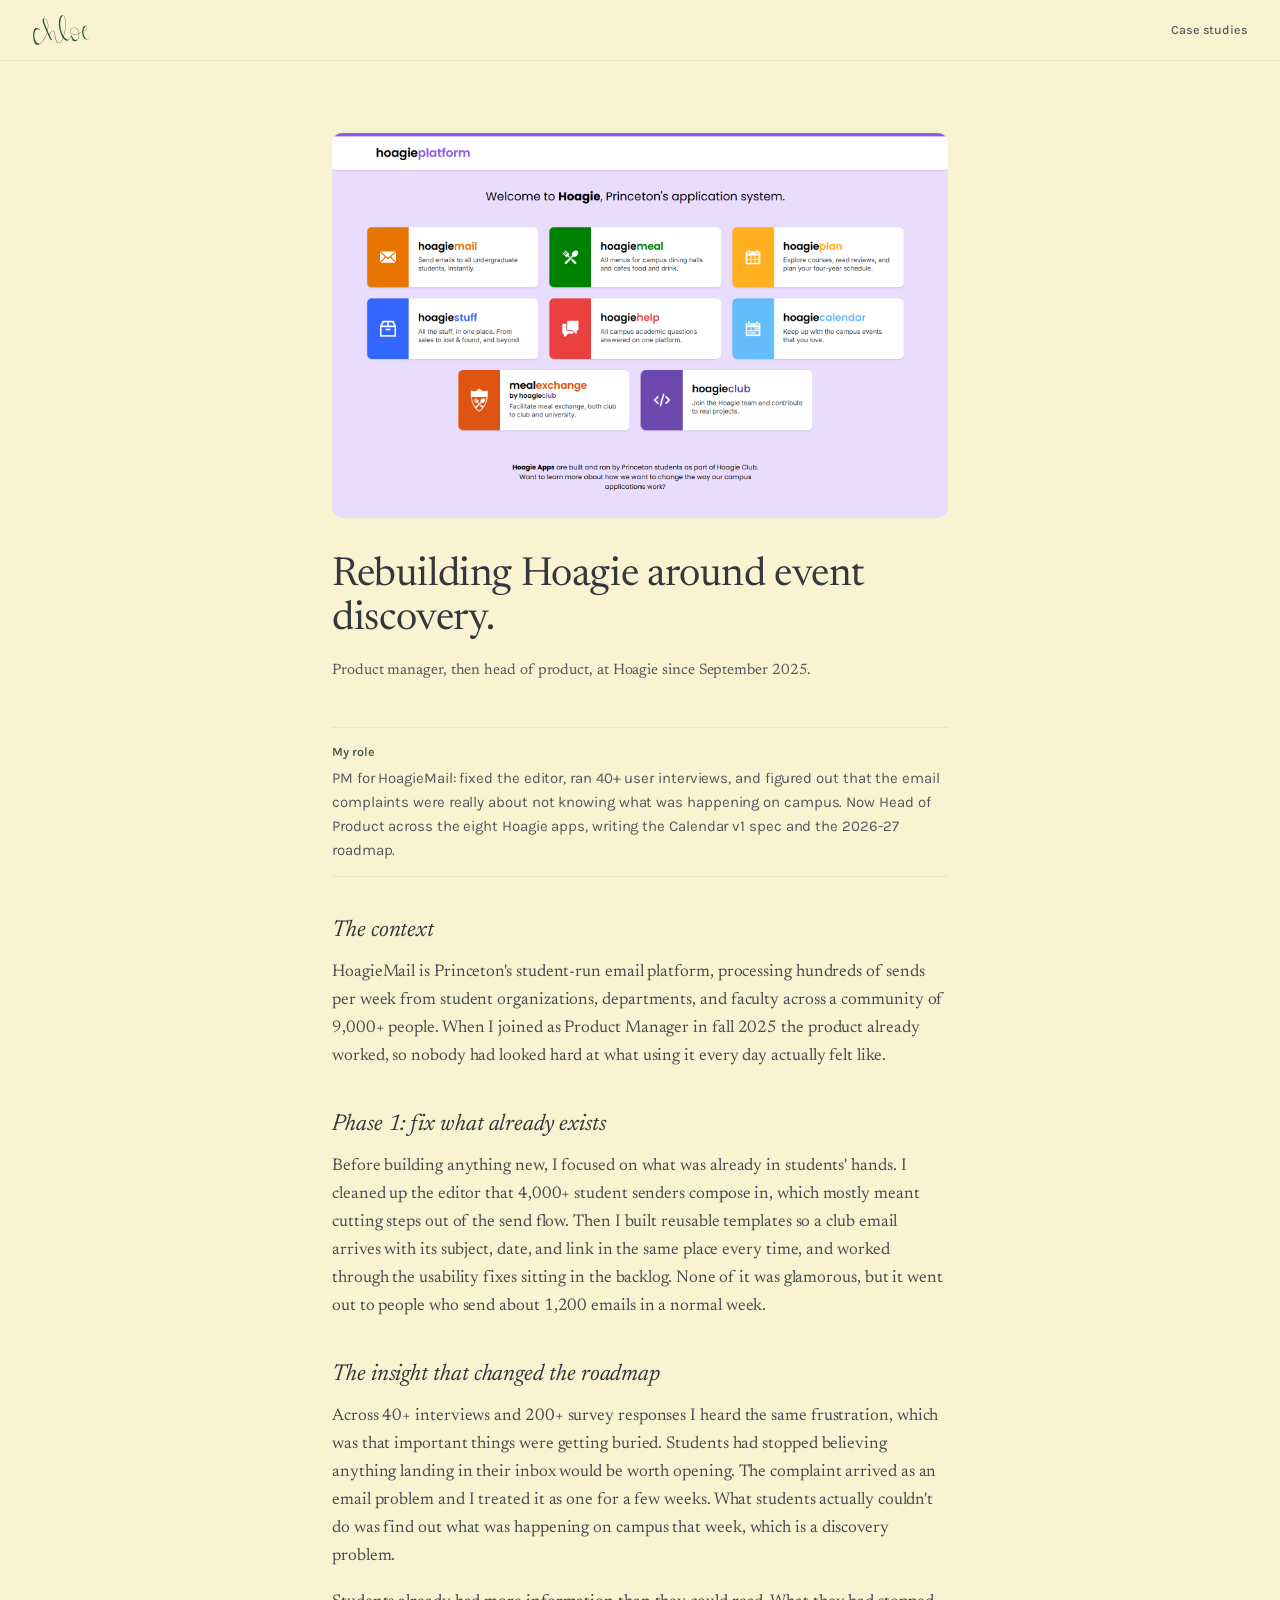
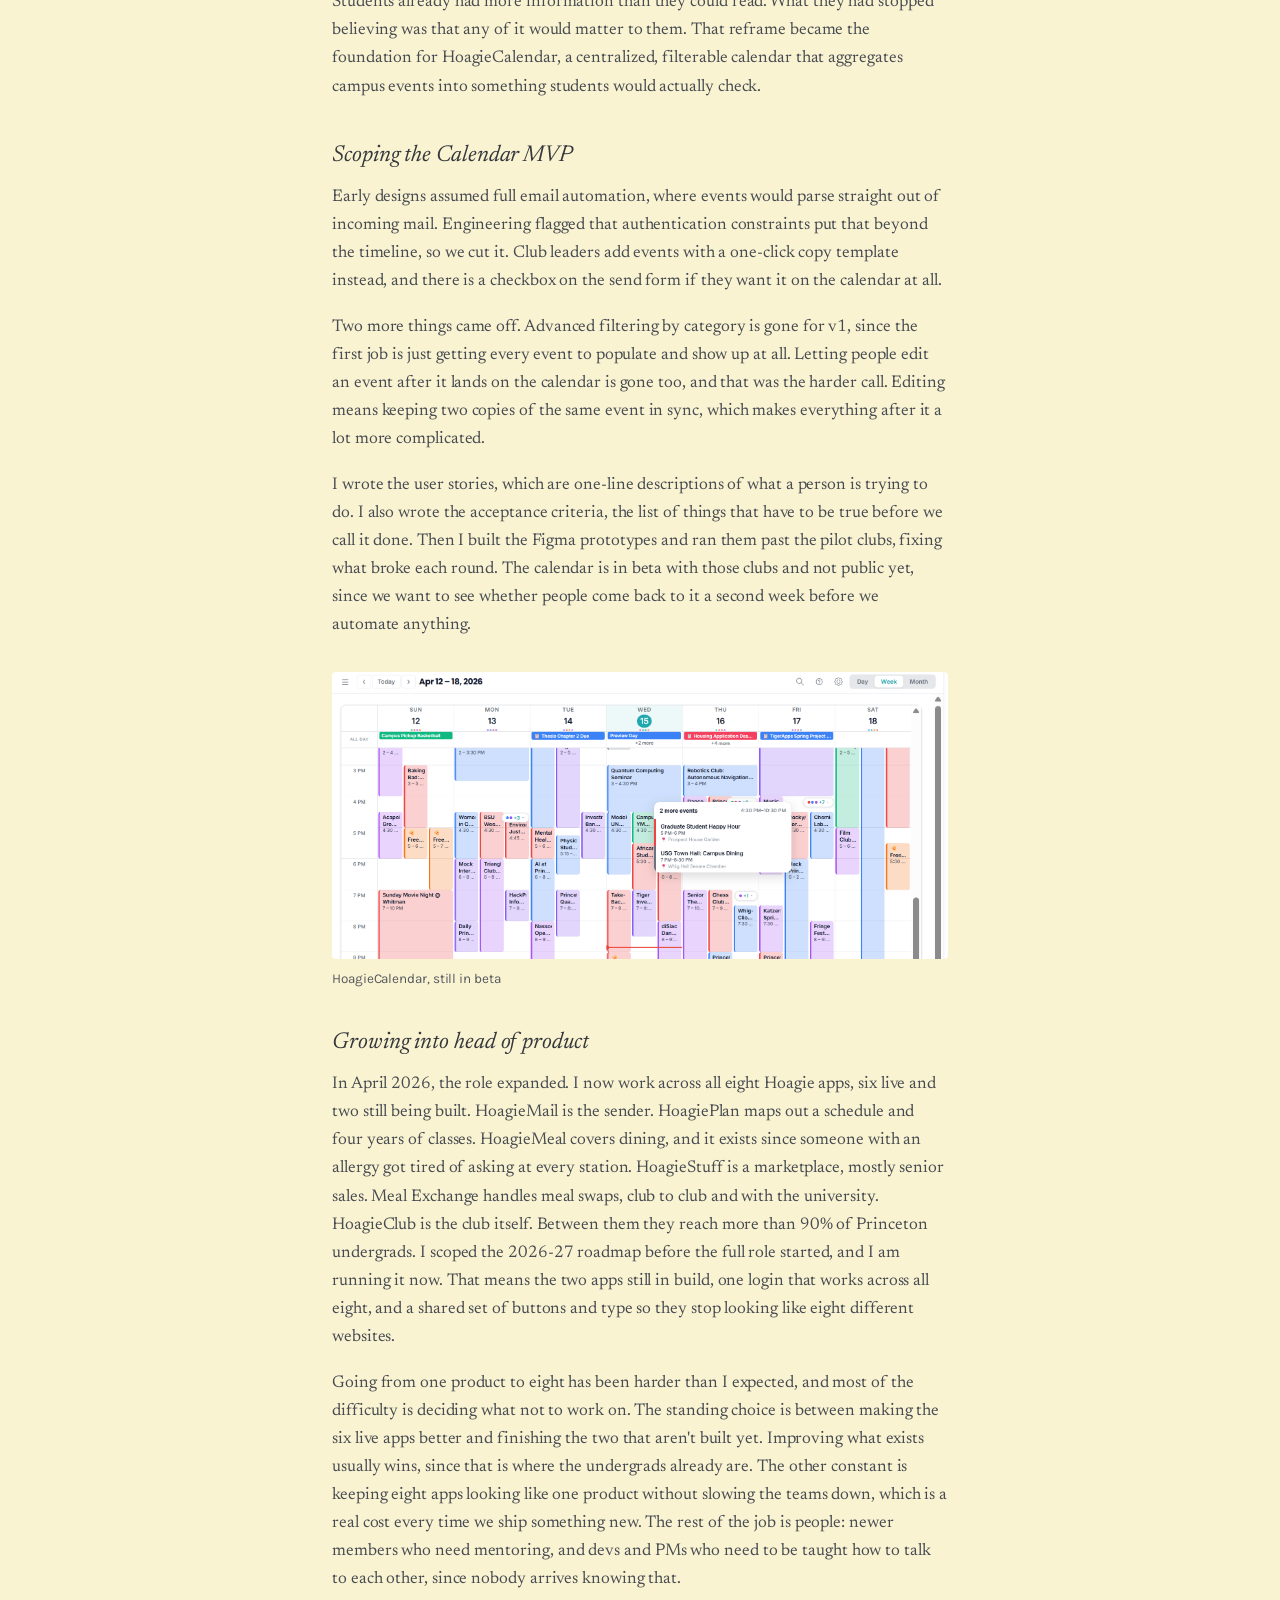
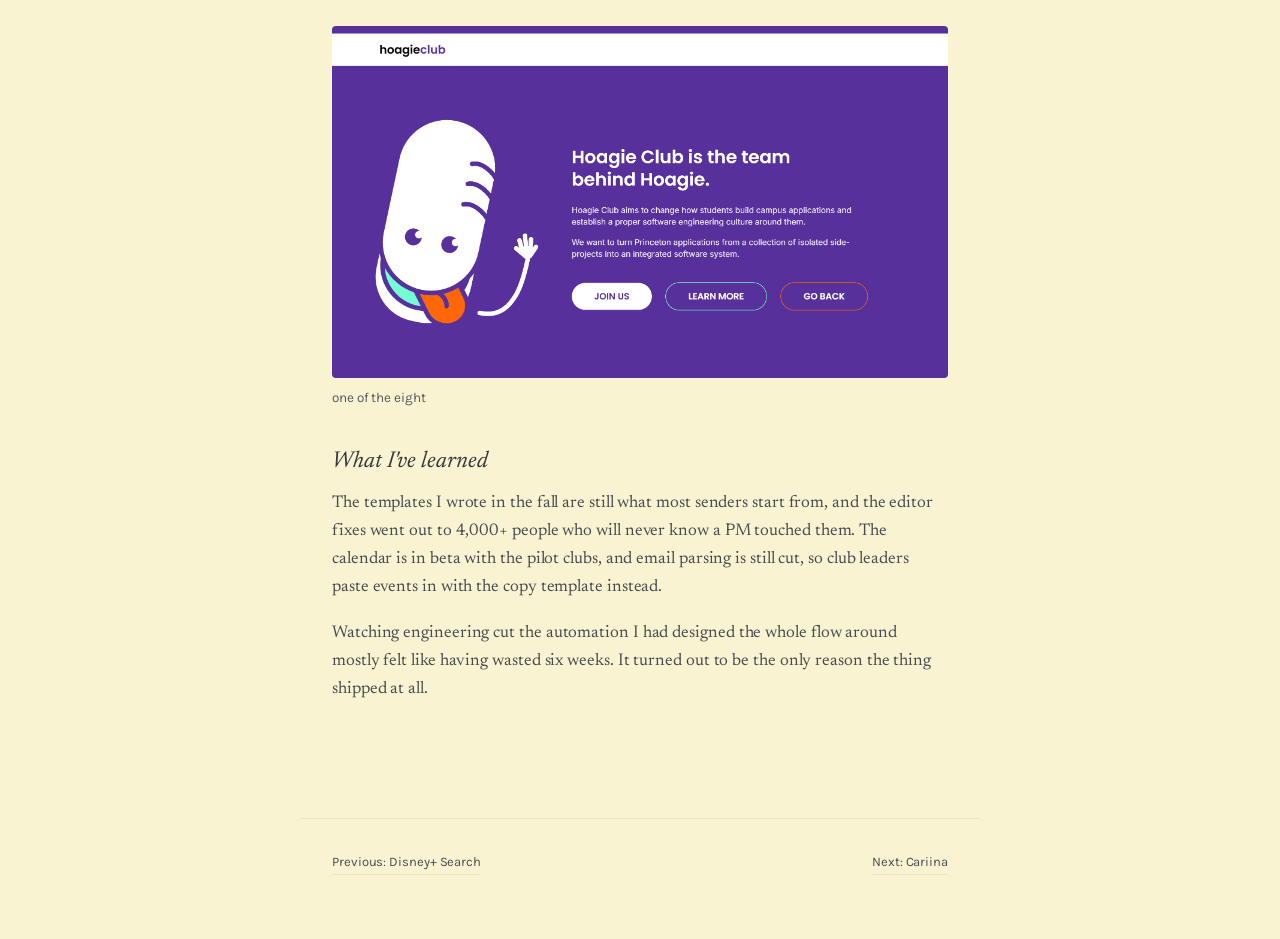
<file: case-studies/hoagie.html>
<!doctype html>
<html lang="en">
<head>
<meta charset="utf-8" />
<meta name="viewport" content="width=device-width,initial-scale=1" />
<title>Rebuilding Hoagie around event discovery - Chloe Lau</title>
<link rel="icon" href="/favicon.ico" sizes="any" />
<link rel="icon" type="image/png" sizes="96x96" href="../assets/favicon-96.png?v=7" />
<link rel="icon" type="image/png" sizes="32x32" href="../assets/favicon-32.png?v=7" />
<link rel="apple-touch-icon" sizes="180x180" href="../assets/favicon-180.png?v=7" />
<link rel="preconnect" href="https://fonts.googleapis.com" />
<link rel="preconnect" href="https://fonts.gstatic.com" crossorigin />
<link href="https://fonts.googleapis.com/css2?family=Newsreader:ital,opsz,wght@0,6..72,400;0,6..72,500;0,6..72,600;1,6..72,400&family=Karla:wght@400;500&display=swap" rel="stylesheet" />
<link rel="stylesheet" href="../article.css" />
</head>
<body>

<header class="topbar">
  <a class="home" href="../index.html"><svg role="img" aria-label="Chloe Lau" viewBox="0 0 1000 534"><title>Chloe Lau</title><path fill="currentColor" d="M77.5 512.3C47.3 501.1 26.3 461.1 23.0 408.6C22.4 399.7 21.2 385.9 20.4 378.0C14.0 319.9 32.2 247.0 55.6 237.3C75.7 228.9 117.5 242.7 127.0 260.8C131.4 269.3 130.0 272.1 124.3 265.9C105.1 244.8 74.2 249.0 56.1 275.1C32.1 309.8 33.8 404.7 59.4 449.6C77.9 482.1 112.5 504.0 130.2 494.6C168.6 474.1 231.6 378.5 247.6 316.7L249.9 307.5L243.2 294.2C230.7 269.2 205.8 208.9 187.5 159.0C174.0 122.2 171.7 90.2 182.1 81.6C197.9 68.3 231.9 78.4 247.3 100.9C272.2 137.1 278.5 188.4 266.2 254.5C260.8 283.9 259.7 279.3 285.6 335.8C290.1 345.4 292.8 347.0 292.8 340.1C292.8 333.9 307.8 306.0 316.1 296.5C330.8 279.7 346.0 274.1 358.9 280.8C375.9 289.5 382.1 305.4 386.4 352.4C390.4 394.8 404.6 446.0 417.1 462.7C434.2 485.6 464.7 485.4 482.1 462.3C489.3 452.8 501.1 429.8 509.0 409.8L514.2 396.6L505.7 382.4C482.8 344.4 468.0 302.0 455.7 239.2C441.0 164.7 452.0 62.6 477.7 34.2C499.1 10.4 528.5 15.3 543.5 45.0C563.6 84.6 572.9 193.8 560.3 242.6C559.4 246.4 557.0 257.5 555.2 267.3C550.6 291.9 542.5 325.5 535.2 350.0L529.2 370.5L532.9 378.5C537.9 389.2 564.6 414.5 578.7 422.0C588.0 427.0 591.2 427.8 602.3 427.9L615.2 428.1L624.4 417.9C638.6 402.3 648.0 384.3 655.8 357.5C658.5 348.5 663.2 346.4 664.5 353.6C666.3 364.0 676.4 394.3 680.4 401.6C694.4 426.9 713.8 435.4 746.5 430.5L759.3 428.7L765.2 419.8C772.8 408.3 777.5 393.0 779.7 372.5C783.5 337.5 781.6 324.6 773.8 331.8C772.9 332.6 764.9 335.8 756.0 338.9C694.0 360.4 620.8 321.7 635.9 275.5C649.6 233.4 695.6 212.0 732.5 230.5C757.9 243.1 773.8 265.9 781.7 300.9C783.8 310.6 786.2 318.4 787.0 318.4C790.1 318.4 808.8 307.5 823.2 297.3L838.5 286.4L839.8 273.9C843.6 235.5 861.7 201.4 881.0 196.0C910.8 187.8 932.3 219.2 917.8 249.7C908.6 269.3 897.0 277.9 873.6 282.6L859.0 285.5L858.5 294.5C857.3 313.5 867.9 364.0 876.6 380.9C889.6 406.4 923.7 425.8 941.2 417.8C948.6 414.4 968.7 398.5 974.9 391.1C982.9 381.6 980.6 387.5 972.2 397.8C950.9 424.2 925.5 432.6 897.4 422.4C857.0 407.7 841.3 379.2 838.2 314.8L837.2 293.3L812.1 310.2L787.1 327.0L786.2 355.5C784.4 406.7 770.6 434.7 740.1 448.7C696.2 468.8 668.3 447.7 660.4 388.3C658.7 374.7 658.1 372.8 656.6 376.3C643.0 409.7 623.3 433.4 602.7 441.1C580.4 449.6 557.7 441.9 533.0 417.7C515.9 401.0 518.7 402.2 515.5 409.9C491.4 468.0 477.9 484.3 452.7 485.6C422.6 487.1 407.3 471.0 393.5 423.7C385.3 395.6 383.2 384.9 379.6 352.8C374.3 305.0 370.9 295.1 356.7 286.8C347.2 281.2 341.9 282.1 330.4 291.3C310.9 306.6 293.0 345.9 298.3 361.3C302.3 372.6 328.7 422.6 336.5 433.7C341.0 440.0 335.2 440.5 326.6 434.6C322.5 431.8 315.0 427.5 309.8 425.0C299.6 420.1 298.2 418.2 290.2 397.6C288.1 391.9 281.2 376.2 275.0 362.7C268.8 349.1 261.7 333.2 259.3 327.4C253.7 314.1 253.5 314.1 249.6 328.1C232.6 388.9 174.2 475.0 134.1 498.6C112.7 511.2 89.7 516.7 77.5 512.3ZM531.0 343.5C539.4 312.8 549.9 268.1 553.3 247.8C555.1 237.5 557.0 226.3 557.5 223.0C567.4 167.3 551.1 54.9 530.1 33.3C513.4 16.1 487.4 43.6 480.0 86.3C477.1 103.3 475.6 114.0 470.8 153.3C468.7 170.7 470.1 197.3 474.3 215.4C475.6 221.0 476.7 229.1 476.7 233.5C476.7 237.8 479.1 249.3 482.0 259.0C484.9 268.7 489.2 283.9 491.4 292.8C497.4 315.7 519.5 362.7 524.3 362.7C525.1 362.7 528.1 354.0 531.0 343.5ZM746.7 336.2C781.5 326.1 782.2 325.1 776.2 299.0C765.0 251.2 732.1 222.8 694.2 228.4C662.2 233.1 630.8 275.8 641.5 300.1C655.1 330.7 705.6 348.1 746.7 336.2ZM888.0 273.3C910.9 262.1 923.7 233.1 914.4 213.8C909.6 204.1 906.5 202.2 899.7 205.1C893.8 207.6 882.0 217.5 882.0 219.9C882.0 220.8 878.6 226.7 874.6 232.9C867.5 243.9 859.8 266.1 859.8 275.8C859.8 281.1 874.7 279.8 888.0 273.3ZM262.3 248.4C275.1 168.6 259.5 102.9 223.8 86.0C206.6 77.9 198.0 86.7 200.0 110.2C201.0 122.0 209.8 158.5 212.9 164.0C213.8 165.6 218.0 175.9 222.1 186.9C228.4 203.5 240.5 231.9 255.1 264.2C258.7 272.2 258.4 272.9 262.3 248.4Z"/></svg></a>
  <a class="crumb" href="../index.html#projects">Case studies</a>
</header>

<article>
  <img class="hero-image" src="../assets/hoagie-apps-showcase-homepage.png" alt="Hoagie platform homepage, the grid of eight apps" />
  <h1>Rebuilding Hoagie around event discovery.</h1>
  <div class="meta-block">
    <div class="meta">Product manager, then head of product, at Hoagie since September 2025.</div>
  </div>

  <p class="my-role"><b>My role</b>PM for HoagieMail: fixed the editor, ran 40+ user interviews, and figured out that the email complaints were really about not knowing what was happening on campus. Now Head of Product across the eight Hoagie apps, writing the Calendar v1 spec and the 2026-27 roadmap.</p>

  <h2>The context</h2>
  <p>HoagieMail is Princeton's student-run email platform, processing hundreds of sends per week from student organizations, departments, and faculty across a community of 9,000+ people. When I joined as Product Manager in fall 2025 the product already worked, so nobody had looked hard at what using it every day actually felt like.</p>

  <h2>Phase 1: fix what already exists</h2>
  <p>Before building anything new, I focused on what was already in students' hands. I cleaned up the editor that 4,000+ student senders compose in, which mostly meant cutting steps out of the send flow. Then I built reusable templates so a club email arrives with its subject, date, and link in the same place every time, and worked through the usability fixes sitting in the backlog. None of it was glamorous, but it went out to people who send about 1,200 emails in a normal week.</p>

  <h2>The insight that changed the roadmap</h2>
  <p>Across 40+ interviews and 200+ survey responses I heard the same frustration, which was that important things were getting buried. Students had stopped believing anything landing in their inbox would be worth opening. The complaint arrived as an email problem and I treated it as one for a few weeks. What students actually couldn't do was find out what was happening on campus that week, which is a discovery problem.</p>
  <p>Students already had more information than they could read. What they had stopped believing was that any of it would matter to them. That reframe became the foundation for HoagieCalendar, a centralized, filterable calendar that aggregates campus events into something students would actually check.</p>

  <h2>Scoping the Calendar MVP</h2>
  <p>Early designs assumed full email automation, where events would parse straight out of incoming mail. Engineering flagged that authentication constraints put that beyond the timeline, so we cut it. Club leaders add events with a one-click copy template instead, and there is a checkbox on the send form if they want it on the calendar at all.</p>
  <p>Two more things came off. Advanced filtering by category is gone for v1, since the first job is just getting every event to populate and show up at all. Letting people edit an event after it lands on the calendar is gone too, and that was the harder call. Editing means keeping two copies of the same event in sync, which makes everything after it a lot more complicated.</p>
  <p>I wrote the user stories, which are one-line descriptions of what a person is trying to do. I also wrote the acceptance criteria, the list of things that have to be true before we call it done. Then I built the Figma prototypes and ran them past the pilot clubs, fixing what broke each round. The calendar is in beta with those clubs and not public yet, since we want to see whether people come back to it a second week before we automate anything.</p>

  <figure class="figure">
    <img src="../assets/hoagie-cal-beta.png" alt="HoagieCalendar beta interface" />
    <figcaption>HoagieCalendar, still in beta</figcaption>
  </figure>

  <h2>Growing into head of product</h2>
  <p>In April 2026, the role expanded. I now work across all eight Hoagie apps, six live and two still being built. HoagieMail is the sender. HoagiePlan maps out a schedule and four years of classes. HoagieMeal covers dining, and it exists since someone with an allergy got tired of asking at every station. HoagieStuff is a marketplace, mostly senior sales. Meal Exchange handles meal swaps, club to club and with the university. HoagieClub is the club itself. Between them they reach more than 90% of Princeton undergrads. I scoped the 2026-27 roadmap before the full role started, and I am running it now. That means the two apps still in build, one login that works across all eight, and a shared set of buttons and type so they stop looking like eight different websites.</p>
  <p>Going from one product to eight has been harder than I expected, and most of the difficulty is deciding what not to work on. The standing choice is between making the six live apps better and finishing the two that aren't built yet. Improving what exists usually wins, since that is where the undergrads already are. The other constant is keeping eight apps looking like one product without slowing the teams down, which is a real cost every time we ship something new. The rest of the job is people: newer members who need mentoring, and devs and PMs who need to be taught how to talk to each other, since nobody arrives knowing that.</p>

  <figure class="figure">
    <img src="../assets/hoagie-club-homepage.png" alt="HoagieClub homepage" />
    <figcaption>one of the eight</figcaption>
  </figure>

  <h2>What I've learned</h2>
  <p>The templates I wrote in the fall are still what most senders start from, and the editor fixes went out to 4,000+ people who will never know a PM touched them. The calendar is in beta with the pilot clubs, and email parsing is still cut, so club leaders paste events in with the copy template instead.</p>
  <p>Watching engineering cut the automation I had designed the whole flow around mostly felt like having wasted six weeks. It turned out to be the only reason the thing shipped at all.</p>
</article>

<footer class="article-footer">
  <a href="disney.html">Previous: Disney+ Search</a>
  <a href="cariina.html">Next: Cariina</a>
</footer>

</body>
</html>
</file>
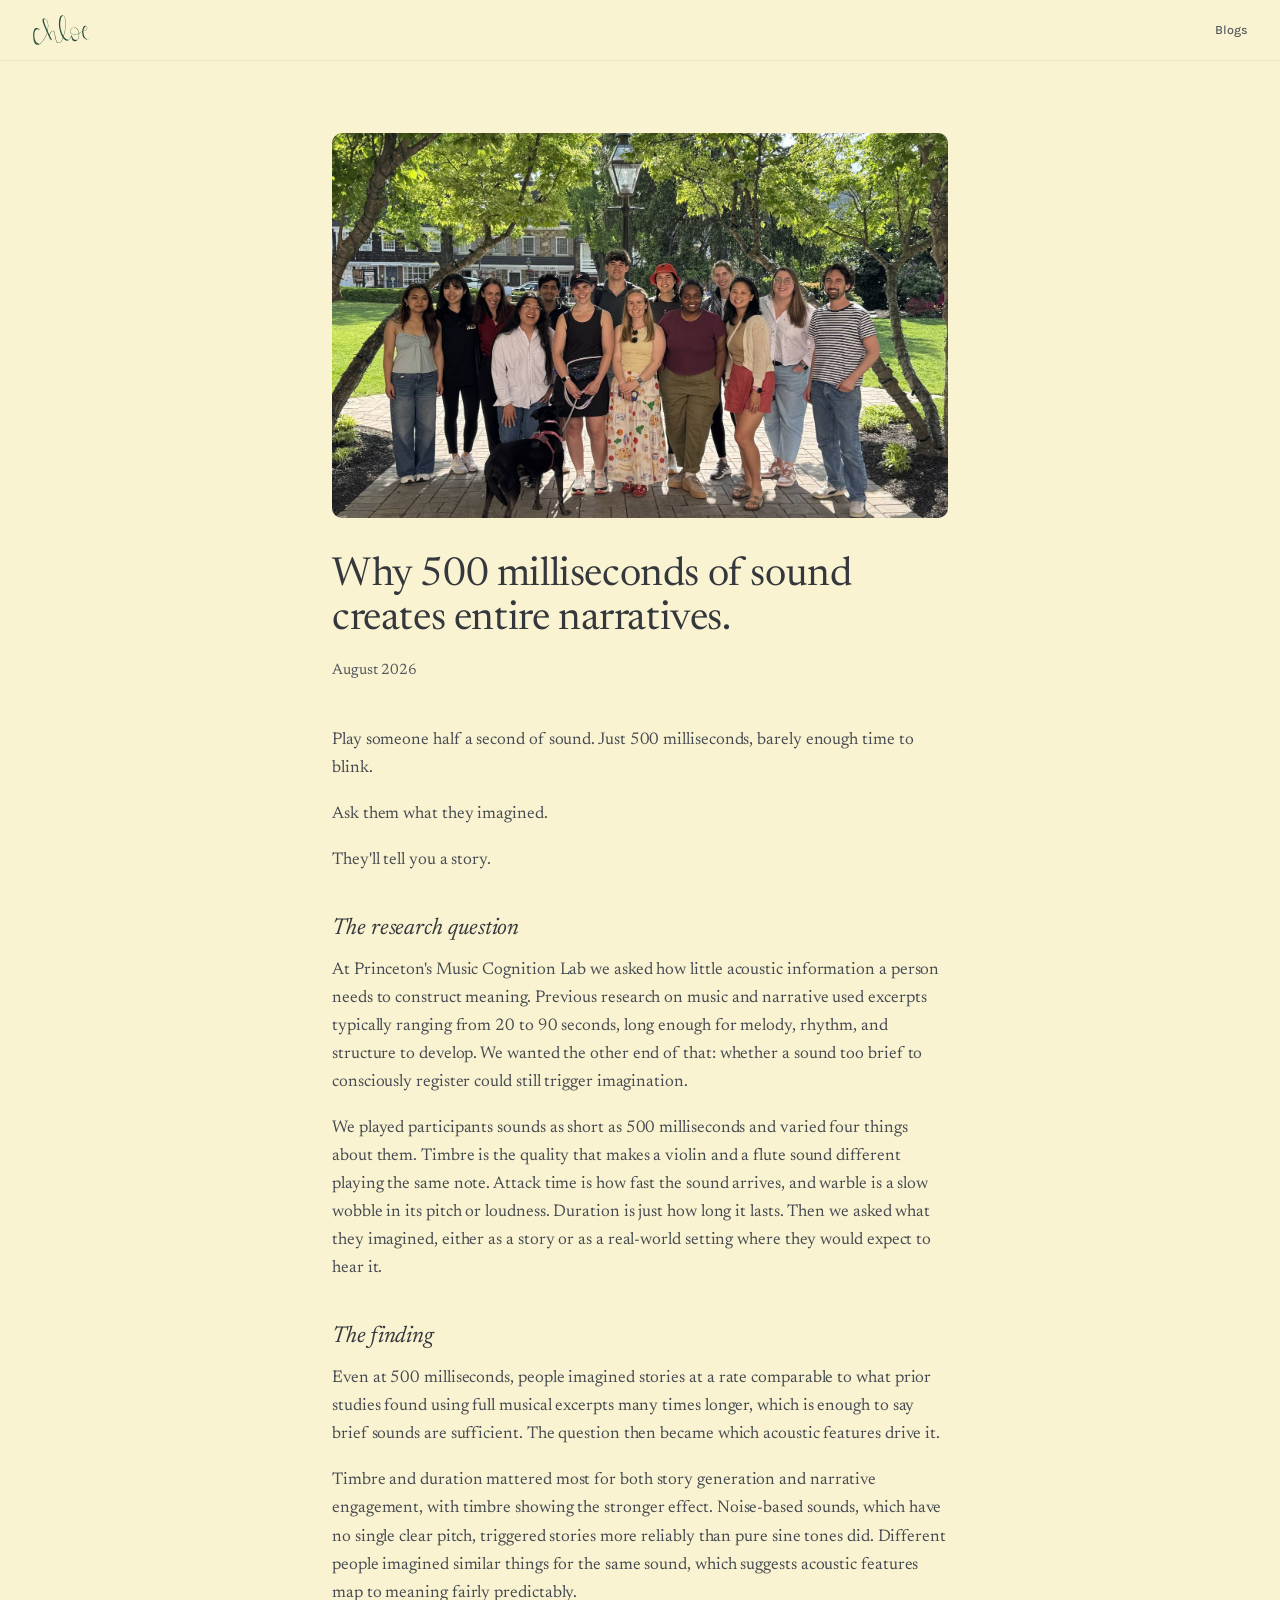
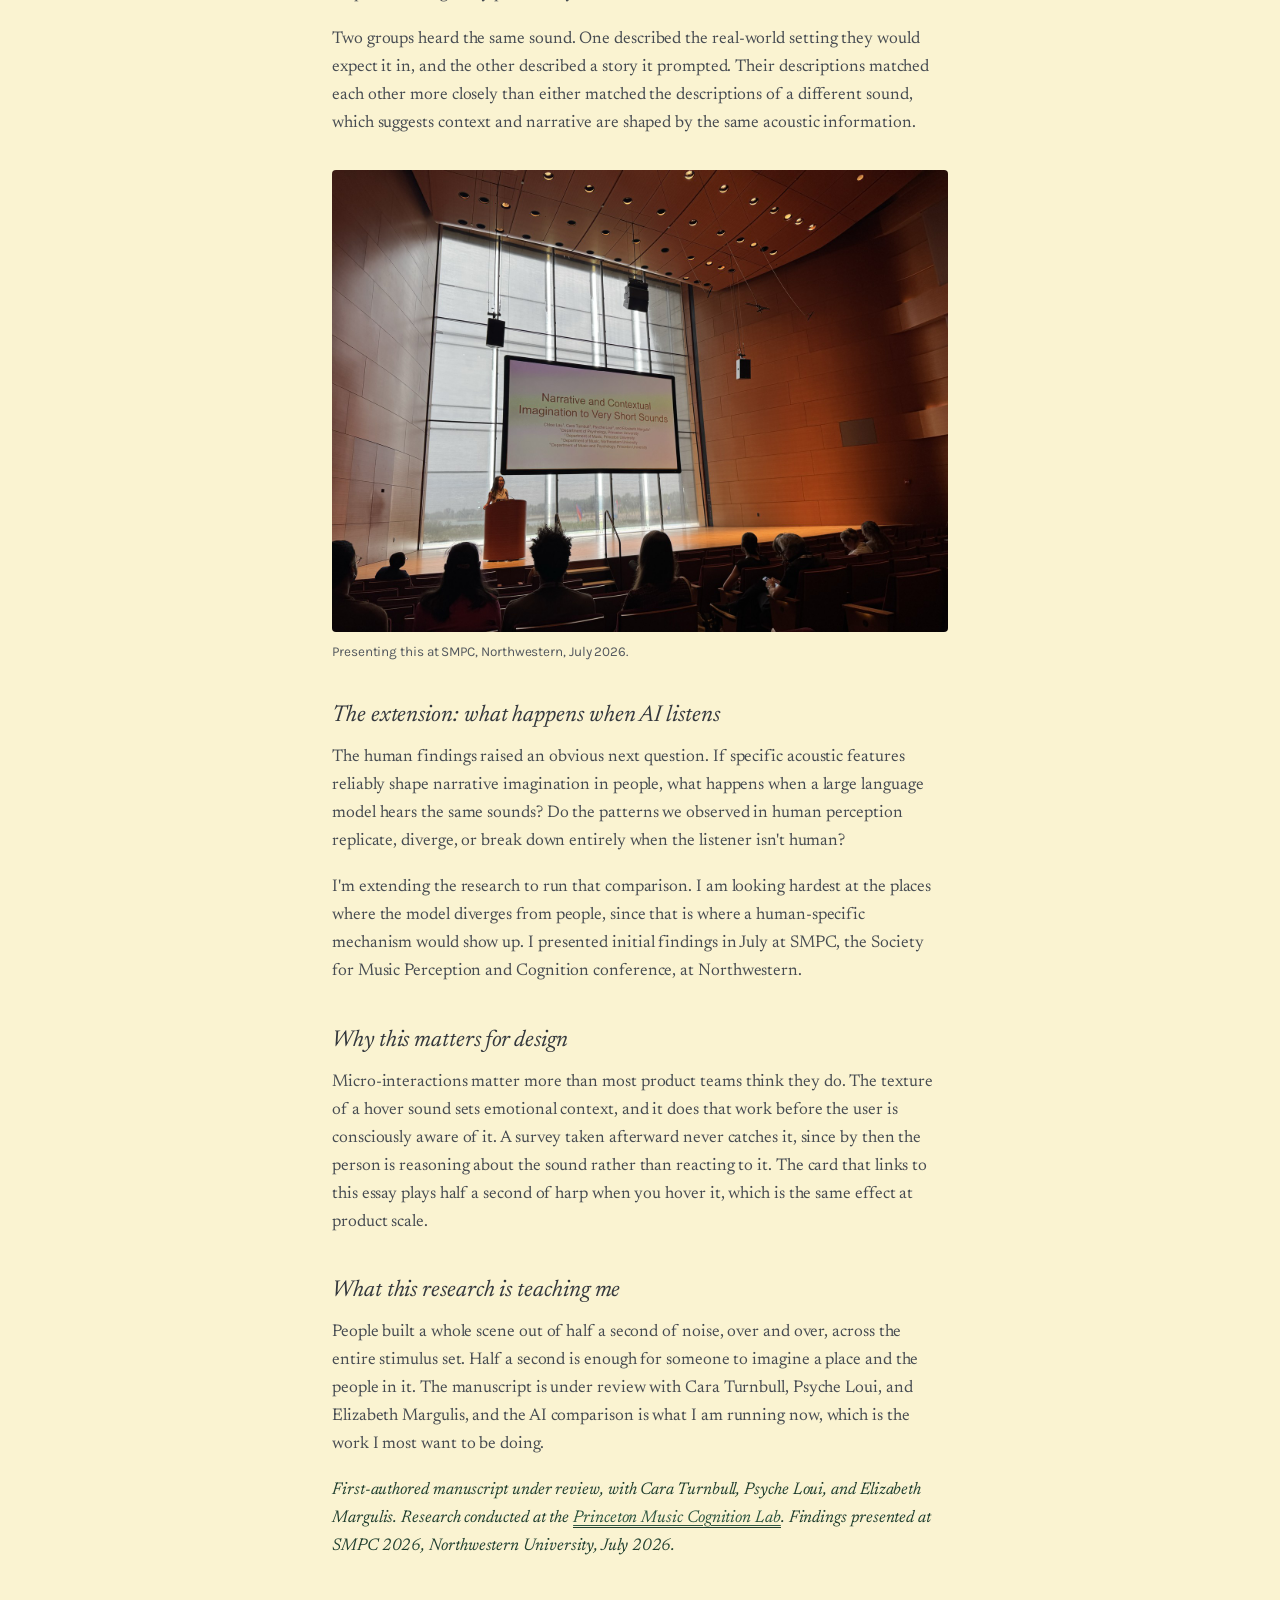
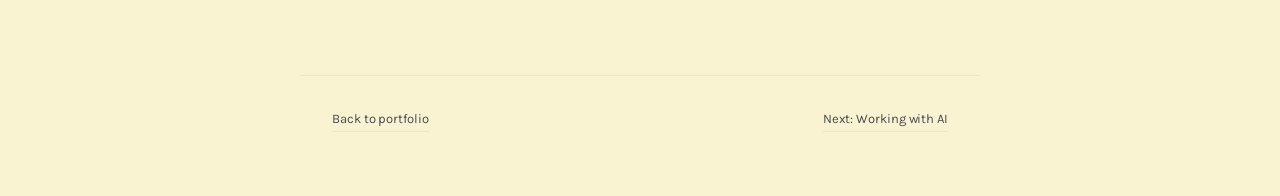
<file: essays/500ms-sound.html>
<!doctype html>
<html lang="en">
<head>
<meta charset="utf-8" />
<meta name="viewport" content="width=device-width,initial-scale=1" />
<title>Why 500 milliseconds of sound creates entire narratives - Chloe Lau</title>
<link rel="icon" href="/favicon.ico" sizes="any" />
<link rel="icon" type="image/png" sizes="96x96" href="../assets/favicon-96.png?v=7" />
<link rel="icon" type="image/png" sizes="32x32" href="../assets/favicon-32.png?v=7" />
<link rel="apple-touch-icon" sizes="180x180" href="../assets/favicon-180.png?v=7" />
<link rel="preconnect" href="https://fonts.googleapis.com" />
<link rel="preconnect" href="https://fonts.gstatic.com" crossorigin />
<link href="https://fonts.googleapis.com/css2?family=Newsreader:ital,opsz,wght@0,6..72,400;0,6..72,500;0,6..72,600;1,6..72,400&family=Karla:wght@400;500&display=swap" rel="stylesheet" />
<link rel="stylesheet" href="../article.css" />
</head>
<body>

<header class="topbar">
  <a class="home" href="../index.html"><svg role="img" aria-label="Chloe Lau" viewBox="0 0 1000 534"><title>Chloe Lau</title><path fill="currentColor" d="M77.5 512.3C47.3 501.1 26.3 461.1 23.0 408.6C22.4 399.7 21.2 385.9 20.4 378.0C14.0 319.9 32.2 247.0 55.6 237.3C75.7 228.9 117.5 242.7 127.0 260.8C131.4 269.3 130.0 272.1 124.3 265.9C105.1 244.8 74.2 249.0 56.1 275.1C32.1 309.8 33.8 404.7 59.4 449.6C77.9 482.1 112.5 504.0 130.2 494.6C168.6 474.1 231.6 378.5 247.6 316.7L249.9 307.5L243.2 294.2C230.7 269.2 205.8 208.9 187.5 159.0C174.0 122.2 171.7 90.2 182.1 81.6C197.9 68.3 231.9 78.4 247.3 100.9C272.2 137.1 278.5 188.4 266.2 254.5C260.8 283.9 259.7 279.3 285.6 335.8C290.1 345.4 292.8 347.0 292.8 340.1C292.8 333.9 307.8 306.0 316.1 296.5C330.8 279.7 346.0 274.1 358.9 280.8C375.9 289.5 382.1 305.4 386.4 352.4C390.4 394.8 404.6 446.0 417.1 462.7C434.2 485.6 464.7 485.4 482.1 462.3C489.3 452.8 501.1 429.8 509.0 409.8L514.2 396.6L505.7 382.4C482.8 344.4 468.0 302.0 455.7 239.2C441.0 164.7 452.0 62.6 477.7 34.2C499.1 10.4 528.5 15.3 543.5 45.0C563.6 84.6 572.9 193.8 560.3 242.6C559.4 246.4 557.0 257.5 555.2 267.3C550.6 291.9 542.5 325.5 535.2 350.0L529.2 370.5L532.9 378.5C537.9 389.2 564.6 414.5 578.7 422.0C588.0 427.0 591.2 427.8 602.3 427.9L615.2 428.1L624.4 417.9C638.6 402.3 648.0 384.3 655.8 357.5C658.5 348.5 663.2 346.4 664.5 353.6C666.3 364.0 676.4 394.3 680.4 401.6C694.4 426.9 713.8 435.4 746.5 430.5L759.3 428.7L765.2 419.8C772.8 408.3 777.5 393.0 779.7 372.5C783.5 337.5 781.6 324.6 773.8 331.8C772.9 332.6 764.9 335.8 756.0 338.9C694.0 360.4 620.8 321.7 635.9 275.5C649.6 233.4 695.6 212.0 732.5 230.5C757.9 243.1 773.8 265.9 781.7 300.9C783.8 310.6 786.2 318.4 787.0 318.4C790.1 318.4 808.8 307.5 823.2 297.3L838.5 286.4L839.8 273.9C843.6 235.5 861.7 201.4 881.0 196.0C910.8 187.8 932.3 219.2 917.8 249.7C908.6 269.3 897.0 277.9 873.6 282.6L859.0 285.5L858.5 294.5C857.3 313.5 867.9 364.0 876.6 380.9C889.6 406.4 923.7 425.8 941.2 417.8C948.6 414.4 968.7 398.5 974.9 391.1C982.9 381.6 980.6 387.5 972.2 397.8C950.9 424.2 925.5 432.6 897.4 422.4C857.0 407.7 841.3 379.2 838.2 314.8L837.2 293.3L812.1 310.2L787.1 327.0L786.2 355.5C784.4 406.7 770.6 434.7 740.1 448.7C696.2 468.8 668.3 447.7 660.4 388.3C658.7 374.7 658.1 372.8 656.6 376.3C643.0 409.7 623.3 433.4 602.7 441.1C580.4 449.6 557.7 441.9 533.0 417.7C515.9 401.0 518.7 402.2 515.5 409.9C491.4 468.0 477.9 484.3 452.7 485.6C422.6 487.1 407.3 471.0 393.5 423.7C385.3 395.6 383.2 384.9 379.6 352.8C374.3 305.0 370.9 295.1 356.7 286.8C347.2 281.2 341.9 282.1 330.4 291.3C310.9 306.6 293.0 345.9 298.3 361.3C302.3 372.6 328.7 422.6 336.5 433.7C341.0 440.0 335.2 440.5 326.6 434.6C322.5 431.8 315.0 427.5 309.8 425.0C299.6 420.1 298.2 418.2 290.2 397.6C288.1 391.9 281.2 376.2 275.0 362.7C268.8 349.1 261.7 333.2 259.3 327.4C253.7 314.1 253.5 314.1 249.6 328.1C232.6 388.9 174.2 475.0 134.1 498.6C112.7 511.2 89.7 516.7 77.5 512.3ZM531.0 343.5C539.4 312.8 549.9 268.1 553.3 247.8C555.1 237.5 557.0 226.3 557.5 223.0C567.4 167.3 551.1 54.9 530.1 33.3C513.4 16.1 487.4 43.6 480.0 86.3C477.1 103.3 475.6 114.0 470.8 153.3C468.7 170.7 470.1 197.3 474.3 215.4C475.6 221.0 476.7 229.1 476.7 233.5C476.7 237.8 479.1 249.3 482.0 259.0C484.9 268.7 489.2 283.9 491.4 292.8C497.4 315.7 519.5 362.7 524.3 362.7C525.1 362.7 528.1 354.0 531.0 343.5ZM746.7 336.2C781.5 326.1 782.2 325.1 776.2 299.0C765.0 251.2 732.1 222.8 694.2 228.4C662.2 233.1 630.8 275.8 641.5 300.1C655.1 330.7 705.6 348.1 746.7 336.2ZM888.0 273.3C910.9 262.1 923.7 233.1 914.4 213.8C909.6 204.1 906.5 202.2 899.7 205.1C893.8 207.6 882.0 217.5 882.0 219.9C882.0 220.8 878.6 226.7 874.6 232.9C867.5 243.9 859.8 266.1 859.8 275.8C859.8 281.1 874.7 279.8 888.0 273.3ZM262.3 248.4C275.1 168.6 259.5 102.9 223.8 86.0C206.6 77.9 198.0 86.7 200.0 110.2C201.0 122.0 209.8 158.5 212.9 164.0C213.8 165.6 218.0 175.9 222.1 186.9C228.4 203.5 240.5 231.9 255.1 264.2C258.7 272.2 258.4 272.9 262.3 248.4Z"/></svg></a>
  <a class="crumb" href="../index.html#writing">Blogs</a>
</header>

<article>
  <img class="hero-image" src="../assets/music-cognition-members.JPG" alt="Princeton Music Cognition Lab members" />
  <h1>Why 500 milliseconds of sound creates entire narratives.</h1>
  <div class="meta-block">
    <div class="meta">August 2026</div>
  </div>

  <p>Play someone half a second of sound. Just 500 milliseconds, barely enough time to blink.</p>
  <p>Ask them what they imagined.</p>
  <p>They'll tell you a story.</p>

  <h2>The research question</h2>
  <p>At Princeton's Music Cognition Lab we asked how little acoustic information a person needs to construct meaning. Previous research on music and narrative used excerpts typically ranging from 20 to 90 seconds, long enough for melody, rhythm, and structure to develop. We wanted the other end of that: whether a sound too brief to consciously register could still trigger imagination.</p>
  <p>We played participants sounds as short as 500 milliseconds and varied four things about them. Timbre is the quality that makes a violin and a flute sound different playing the same note. Attack time is how fast the sound arrives, and warble is a slow wobble in its pitch or loudness. Duration is just how long it lasts. Then we asked what they imagined, either as a story or as a real-world setting where they would expect to hear it.</p>

  <h2>The finding</h2>
  <p>Even at 500 milliseconds, people imagined stories at a rate comparable to what prior studies found using full musical excerpts many times longer, which is enough to say brief sounds are sufficient. The question then became which acoustic features drive it.</p>
  <p>Timbre and duration mattered most for both story generation and narrative engagement, with timbre showing the stronger effect. Noise-based sounds, which have no single clear pitch, triggered stories more reliably than pure sine tones did. Different people imagined similar things for the same sound, which suggests acoustic features map to meaning fairly predictably.</p>
  <p>Two groups heard the same sound. One described the real-world setting they would expect it in, and the other described a story it prompted. Their descriptions matched each other more closely than either matched the descriptions of a different sound, which suggests context and narrative are shaped by the same acoustic information.</p>

  <figure class="figure">
    <img src="../assets/smpc-talk.jpg" alt="Chloe presenting the study at the SMPC conference, title slide reading Narrative and Contextual Imagination to Very Short Sounds" />
    <figcaption>Presenting this at SMPC, Northwestern, July 2026.</figcaption>
  </figure>

  <h2>The extension: what happens when AI listens</h2>
  <p>The human findings raised an obvious next question. If specific acoustic features reliably shape narrative imagination in people, what happens when a large language model hears the same sounds? Do the patterns we observed in human perception replicate, diverge, or break down entirely when the listener isn't human?</p>
  <p>I'm extending the research to run that comparison. I am looking hardest at the places where the model diverges from people, since that is where a human-specific mechanism would show up. I presented initial findings in July at SMPC, the Society for Music Perception and Cognition conference, at Northwestern.</p>

  <h2>Why this matters for design</h2>
  <p>Micro-interactions matter more than most product teams think they do. The texture of a hover sound sets emotional context, and it does that work before the user is consciously aware of it. A survey taken afterward never catches it, since by then the person is reasoning about the sound rather than reacting to it. The card that links to this essay plays half a second of harp when you hover it, which is the same effect at product scale.</p>

  <h2>What this research is teaching me</h2>
  <p>People built a whole scene out of half a second of noise, over and over, across the entire stimulus set. Half a second is enough for someone to imagine a place and the people in it. The manuscript is under review with Cara Turnbull, Psyche Loui, and Elizabeth Margulis, and the AI comparison is what I am running now, which is the work I most want to be doing.</p>

  <p><em>First-authored manuscript under review, with Cara Turnbull, Psyche Loui, and Elizabeth Margulis. Research conducted at the <a href="https://www.elizabethmargulis.com/about-music-cognition-lab" target="_blank" rel="noopener" style="border-bottom:1px solid var(--slate)">Princeton Music Cognition Lab</a>. Findings presented at SMPC 2026, Northwestern University, July 2026.</em></p>
</article>

<footer class="article-footer">
  <a href="../index.html">Back to portfolio</a>
  <a href="working-with-ai.html">Next: Working with AI</a>
</footer>

</body>
</html>
</file>
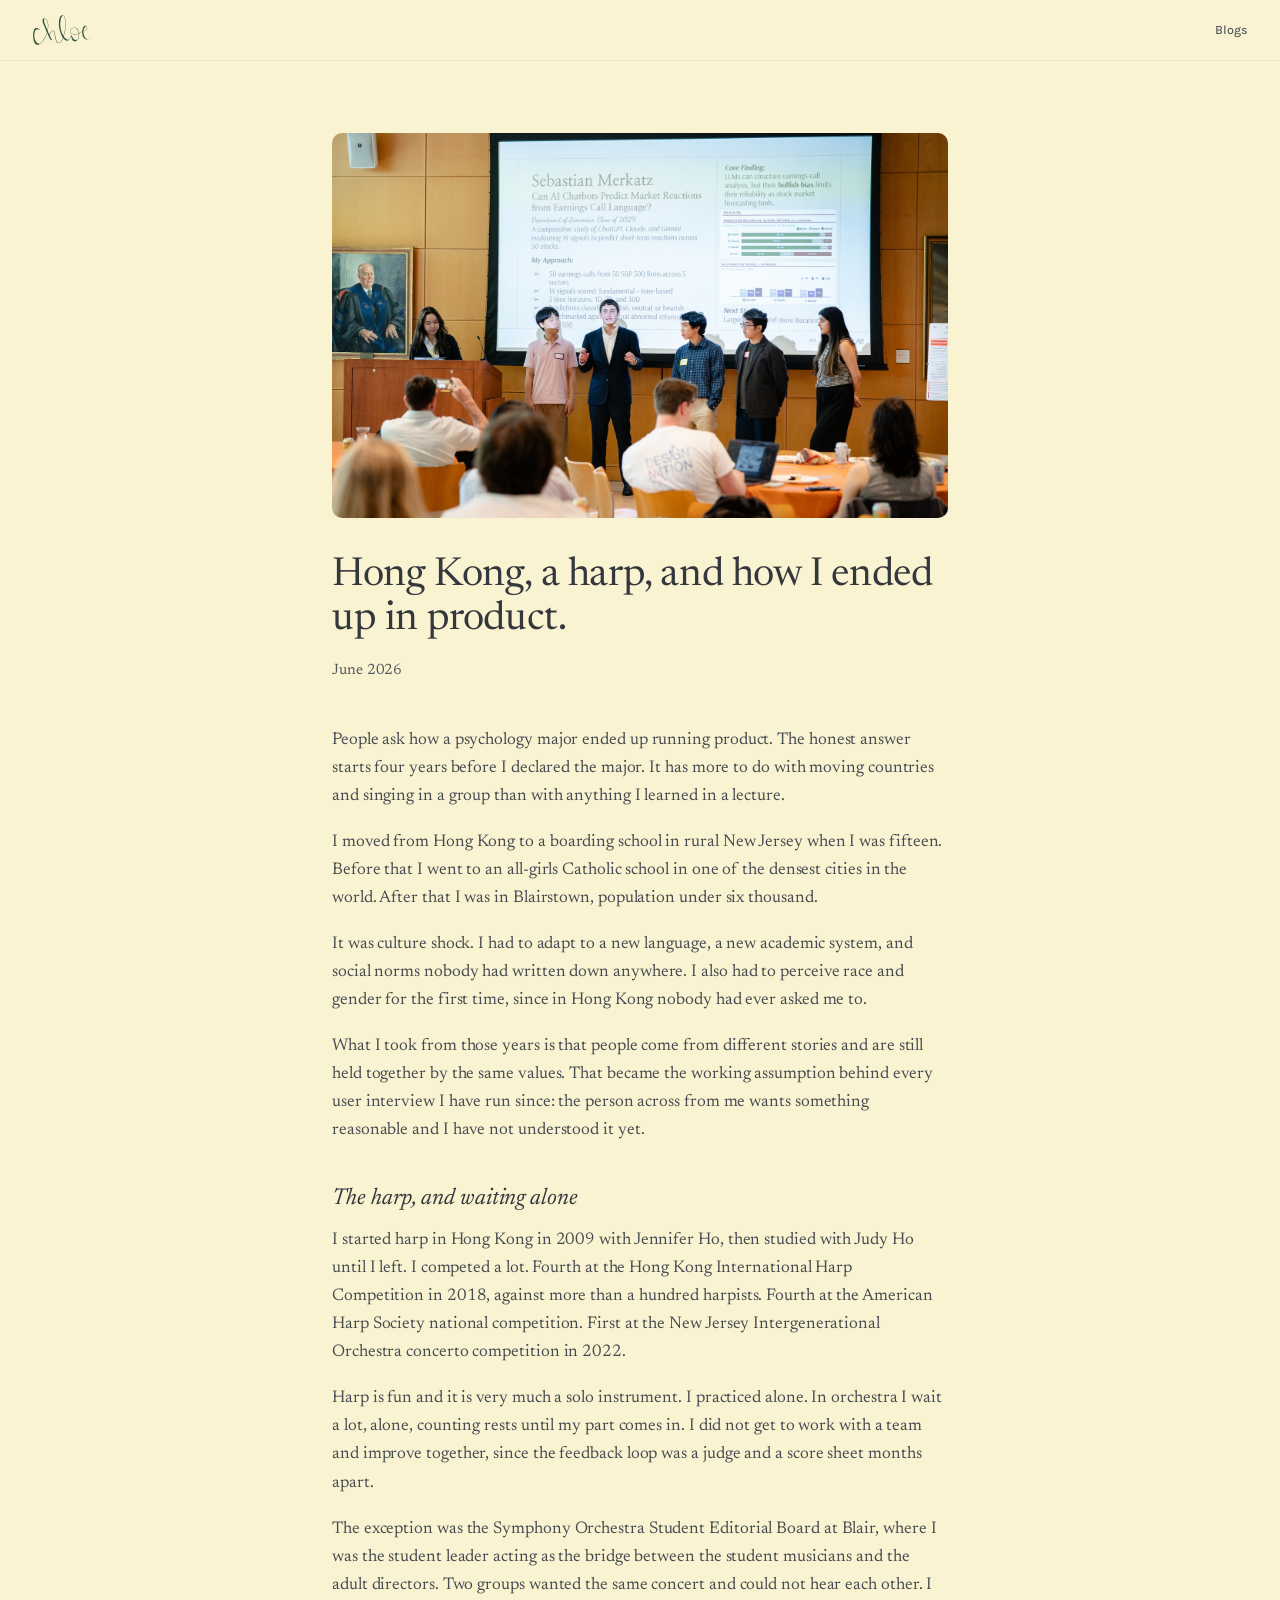
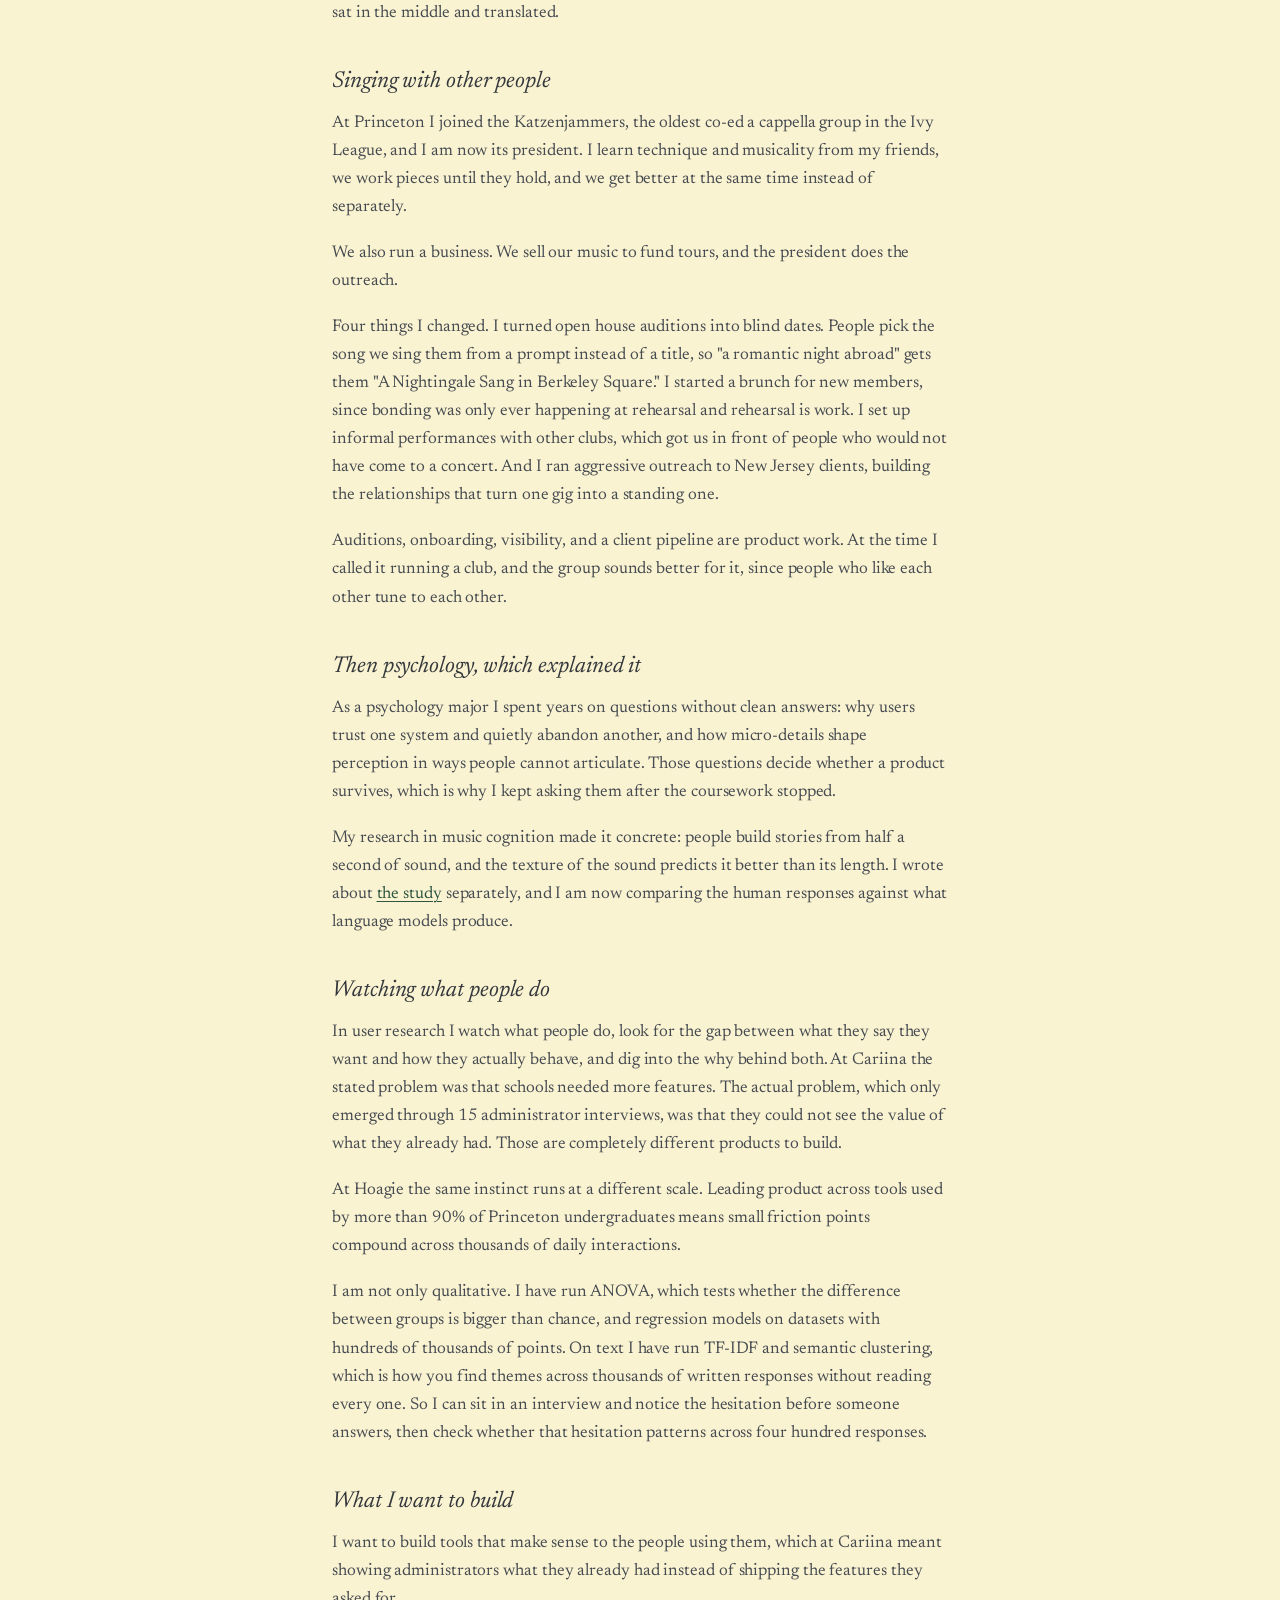
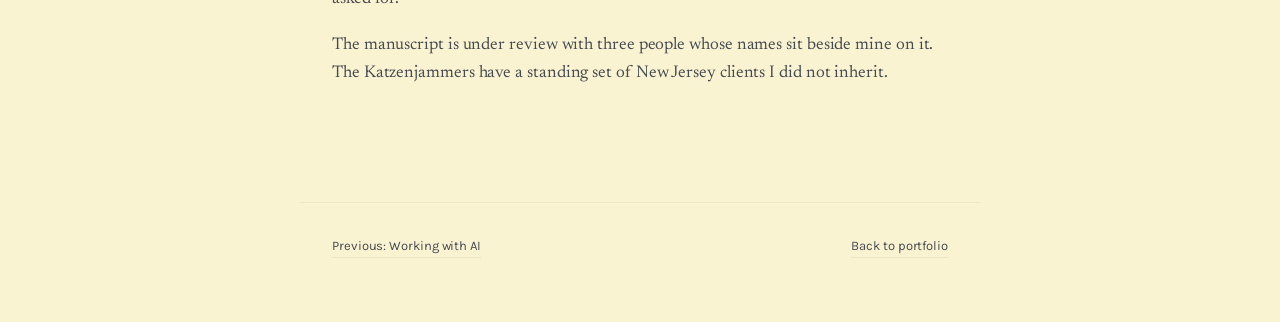
<file: essays/major-as-method.html>
<!doctype html>
<html lang="en">
<head>
<meta charset="utf-8" />
<meta name="viewport" content="width=device-width,initial-scale=1" />
<title>Hong Kong, a harp, and how I ended up in product - Chloe Lau</title>
<link rel="icon" href="/favicon.ico" sizes="any" />
<link rel="icon" type="image/png" sizes="96x96" href="../assets/favicon-96.png?v=7" />
<link rel="icon" type="image/png" sizes="32x32" href="../assets/favicon-32.png?v=7" />
<link rel="apple-touch-icon" sizes="180x180" href="../assets/favicon-180.png?v=7" />
<link rel="preconnect" href="https://fonts.googleapis.com" />
<link rel="preconnect" href="https://fonts.gstatic.com" crossorigin />
<link href="https://fonts.googleapis.com/css2?family=Newsreader:ital,opsz,wght@0,6..72,400;0,6..72,500;0,6..72,600;1,6..72,400&family=Karla:wght@400;500&display=swap" rel="stylesheet" />
<link rel="stylesheet" href="../article.css" />
</head>
<body>

<header class="topbar">
  <a class="home" href="../index.html"><svg role="img" aria-label="Chloe Lau" viewBox="0 0 1000 534"><title>Chloe Lau</title><path fill="currentColor" d="M77.5 512.3C47.3 501.1 26.3 461.1 23.0 408.6C22.4 399.7 21.2 385.9 20.4 378.0C14.0 319.9 32.2 247.0 55.6 237.3C75.7 228.9 117.5 242.7 127.0 260.8C131.4 269.3 130.0 272.1 124.3 265.9C105.1 244.8 74.2 249.0 56.1 275.1C32.1 309.8 33.8 404.7 59.4 449.6C77.9 482.1 112.5 504.0 130.2 494.6C168.6 474.1 231.6 378.5 247.6 316.7L249.9 307.5L243.2 294.2C230.7 269.2 205.8 208.9 187.5 159.0C174.0 122.2 171.7 90.2 182.1 81.6C197.9 68.3 231.9 78.4 247.3 100.9C272.2 137.1 278.5 188.4 266.2 254.5C260.8 283.9 259.7 279.3 285.6 335.8C290.1 345.4 292.8 347.0 292.8 340.1C292.8 333.9 307.8 306.0 316.1 296.5C330.8 279.7 346.0 274.1 358.9 280.8C375.9 289.5 382.1 305.4 386.4 352.4C390.4 394.8 404.6 446.0 417.1 462.7C434.2 485.6 464.7 485.4 482.1 462.3C489.3 452.8 501.1 429.8 509.0 409.8L514.2 396.6L505.7 382.4C482.8 344.4 468.0 302.0 455.7 239.2C441.0 164.7 452.0 62.6 477.7 34.2C499.1 10.4 528.5 15.3 543.5 45.0C563.6 84.6 572.9 193.8 560.3 242.6C559.4 246.4 557.0 257.5 555.2 267.3C550.6 291.9 542.5 325.5 535.2 350.0L529.2 370.5L532.9 378.5C537.9 389.2 564.6 414.5 578.7 422.0C588.0 427.0 591.2 427.8 602.3 427.9L615.2 428.1L624.4 417.9C638.6 402.3 648.0 384.3 655.8 357.5C658.5 348.5 663.2 346.4 664.5 353.6C666.3 364.0 676.4 394.3 680.4 401.6C694.4 426.9 713.8 435.4 746.5 430.5L759.3 428.7L765.2 419.8C772.8 408.3 777.5 393.0 779.7 372.5C783.5 337.5 781.6 324.6 773.8 331.8C772.9 332.6 764.9 335.8 756.0 338.9C694.0 360.4 620.8 321.7 635.9 275.5C649.6 233.4 695.6 212.0 732.5 230.5C757.9 243.1 773.8 265.9 781.7 300.9C783.8 310.6 786.2 318.4 787.0 318.4C790.1 318.4 808.8 307.5 823.2 297.3L838.5 286.4L839.8 273.9C843.6 235.5 861.7 201.4 881.0 196.0C910.8 187.8 932.3 219.2 917.8 249.7C908.6 269.3 897.0 277.9 873.6 282.6L859.0 285.5L858.5 294.5C857.3 313.5 867.9 364.0 876.6 380.9C889.6 406.4 923.7 425.8 941.2 417.8C948.6 414.4 968.7 398.5 974.9 391.1C982.9 381.6 980.6 387.5 972.2 397.8C950.9 424.2 925.5 432.6 897.4 422.4C857.0 407.7 841.3 379.2 838.2 314.8L837.2 293.3L812.1 310.2L787.1 327.0L786.2 355.5C784.4 406.7 770.6 434.7 740.1 448.7C696.2 468.8 668.3 447.7 660.4 388.3C658.7 374.7 658.1 372.8 656.6 376.3C643.0 409.7 623.3 433.4 602.7 441.1C580.4 449.6 557.7 441.9 533.0 417.7C515.9 401.0 518.7 402.2 515.5 409.9C491.4 468.0 477.9 484.3 452.7 485.6C422.6 487.1 407.3 471.0 393.5 423.7C385.3 395.6 383.2 384.9 379.6 352.8C374.3 305.0 370.9 295.1 356.7 286.8C347.2 281.2 341.9 282.1 330.4 291.3C310.9 306.6 293.0 345.9 298.3 361.3C302.3 372.6 328.7 422.6 336.5 433.7C341.0 440.0 335.2 440.5 326.6 434.6C322.5 431.8 315.0 427.5 309.8 425.0C299.6 420.1 298.2 418.2 290.2 397.6C288.1 391.9 281.2 376.2 275.0 362.7C268.8 349.1 261.7 333.2 259.3 327.4C253.7 314.1 253.5 314.1 249.6 328.1C232.6 388.9 174.2 475.0 134.1 498.6C112.7 511.2 89.7 516.7 77.5 512.3ZM531.0 343.5C539.4 312.8 549.9 268.1 553.3 247.8C555.1 237.5 557.0 226.3 557.5 223.0C567.4 167.3 551.1 54.9 530.1 33.3C513.4 16.1 487.4 43.6 480.0 86.3C477.1 103.3 475.6 114.0 470.8 153.3C468.7 170.7 470.1 197.3 474.3 215.4C475.6 221.0 476.7 229.1 476.7 233.5C476.7 237.8 479.1 249.3 482.0 259.0C484.9 268.7 489.2 283.9 491.4 292.8C497.4 315.7 519.5 362.7 524.3 362.7C525.1 362.7 528.1 354.0 531.0 343.5ZM746.7 336.2C781.5 326.1 782.2 325.1 776.2 299.0C765.0 251.2 732.1 222.8 694.2 228.4C662.2 233.1 630.8 275.8 641.5 300.1C655.1 330.7 705.6 348.1 746.7 336.2ZM888.0 273.3C910.9 262.1 923.7 233.1 914.4 213.8C909.6 204.1 906.5 202.2 899.7 205.1C893.8 207.6 882.0 217.5 882.0 219.9C882.0 220.8 878.6 226.7 874.6 232.9C867.5 243.9 859.8 266.1 859.8 275.8C859.8 281.1 874.7 279.8 888.0 273.3ZM262.3 248.4C275.1 168.6 259.5 102.9 223.8 86.0C206.6 77.9 198.0 86.7 200.0 110.2C201.0 122.0 209.8 158.5 212.9 164.0C213.8 165.6 218.0 175.9 222.1 186.9C228.4 203.5 240.5 231.9 255.1 264.2C258.7 272.2 258.4 272.9 262.3 248.4Z"/></svg></a>
  <a class="crumb" href="../index.html#writing">Blogs</a>
</header>

<article>
  <img class="hero-image" src="../assets/working-with-other-students.jpg" alt="Peer career advising at Princeton" />
  <h1>Hong Kong, a harp, and how I ended up in product.</h1>
  <div class="meta-block">
    <div class="meta">June 2026</div>
  </div>

  <p>People ask how a psychology major ended up running product. The honest answer starts four years before I declared the major. It has more to do with moving countries and singing in a group than with anything I learned in a lecture.</p>

  <p>I moved from Hong Kong to a boarding school in rural New Jersey when I was fifteen. Before that I went to an all-girls Catholic school in one of the densest cities in the world. After that I was in Blairstown, population under six thousand.</p>

  <p>It was culture shock. I had to adapt to a new language, a new academic system, and social norms nobody had written down anywhere. I also had to perceive race and gender for the first time, since in Hong Kong nobody had ever asked me to.</p>

  <p>What I took from those years is that people come from different stories and are still held together by the same values. That became the working assumption behind every user interview I have run since: the person across from me wants something reasonable and I have not understood it yet.</p>

  <h2>The harp, and waiting alone</h2>

  <p>I started harp in Hong Kong in 2009 with Jennifer Ho, then studied with Judy Ho until I left. I competed a lot. Fourth at the Hong Kong International Harp Competition in 2018, against more than a hundred harpists. Fourth at the American Harp Society national competition. First at the New Jersey Intergenerational Orchestra concerto competition in 2022.</p>

  <p>Harp is fun and it is very much a solo instrument. I practiced alone. In orchestra I wait a lot, alone, counting rests until my part comes in. I did not get to work with a team and improve together, since the feedback loop was a judge and a score sheet months apart.</p>

  <p>The exception was the Symphony Orchestra Student Editorial Board at Blair, where I was the student leader acting as the bridge between the student musicians and the adult directors. Two groups wanted the same concert and could not hear each other. I sat in the middle and translated.</p>

  <h2>Singing with other people</h2>

  <p>At Princeton I joined the Katzenjammers, the oldest co-ed a cappella group in the Ivy League, and I am now its president. I learn technique and musicality from my friends, we work pieces until they hold, and we get better at the same time instead of separately.</p>

  <p>We also run a business. We sell our music to fund tours, and the president does the outreach.</p>

  <p>Four things I changed. I turned open house auditions into blind dates. People pick the song we sing them from a prompt instead of a title, so "a romantic night abroad" gets them "A Nightingale Sang in Berkeley Square." I started a brunch for new members, since bonding was only ever happening at rehearsal and rehearsal is work. I set up informal performances with other clubs, which got us in front of people who would not have come to a concert. And I ran aggressive outreach to New Jersey clients, building the relationships that turn one gig into a standing one.</p>

  <p>Auditions, onboarding, visibility, and a client pipeline are product work. At the time I called it running a club, and the group sounds better for it, since people who like each other tune to each other.</p>

  <h2>Then psychology, which explained it</h2>

  <p>As a psychology major I spent years on questions without clean answers: why users trust one system and quietly abandon another, and how micro-details shape perception in ways people cannot articulate. Those questions decide whether a product survives, which is why I kept asking them after the coursework stopped.</p>

  <p>My research in music cognition made it concrete: people build stories from half a second of sound, and the texture of the sound predicts it better than its length. I wrote about <a href="500ms-sound.html">the study</a> separately, and I am now comparing the human responses against what language models produce.</p>

  <h2>Watching what people do</h2>

  <p>In user research I watch what people do, look for the gap between what they say they want and how they actually behave, and dig into the why behind both. At Cariina the stated problem was that schools needed more features. The actual problem, which only emerged through 15 administrator interviews, was that they could not see the value of what they already had. Those are completely different products to build.</p>

  <p>At Hoagie the same instinct runs at a different scale. Leading product across tools used by more than 90% of Princeton undergraduates means small friction points compound across thousands of daily interactions.</p>

  <p>I am not only qualitative. I have run ANOVA, which tests whether the difference between groups is bigger than chance, and regression models on datasets with hundreds of thousands of points. On text I have run TF-IDF and semantic clustering, which is how you find themes across thousands of written responses without reading every one. So I can sit in an interview and notice the hesitation before someone answers, then check whether that hesitation patterns across four hundred responses.</p>

  <h2>What I want to build</h2>

  <p>I want to build tools that make sense to the people using them, which at Cariina meant showing administrators what they already had instead of shipping the features they asked for.</p>

  <p>The manuscript is under review with three people whose names sit beside mine on it. The Katzenjammers have a standing set of New Jersey clients I did not inherit.</p>
</article>

<footer class="article-footer">
  <a href="working-with-ai.html">Previous: Working with AI</a>
  <a href="../index.html">Back to portfolio</a>
</footer>

</body>
</html>
</file>
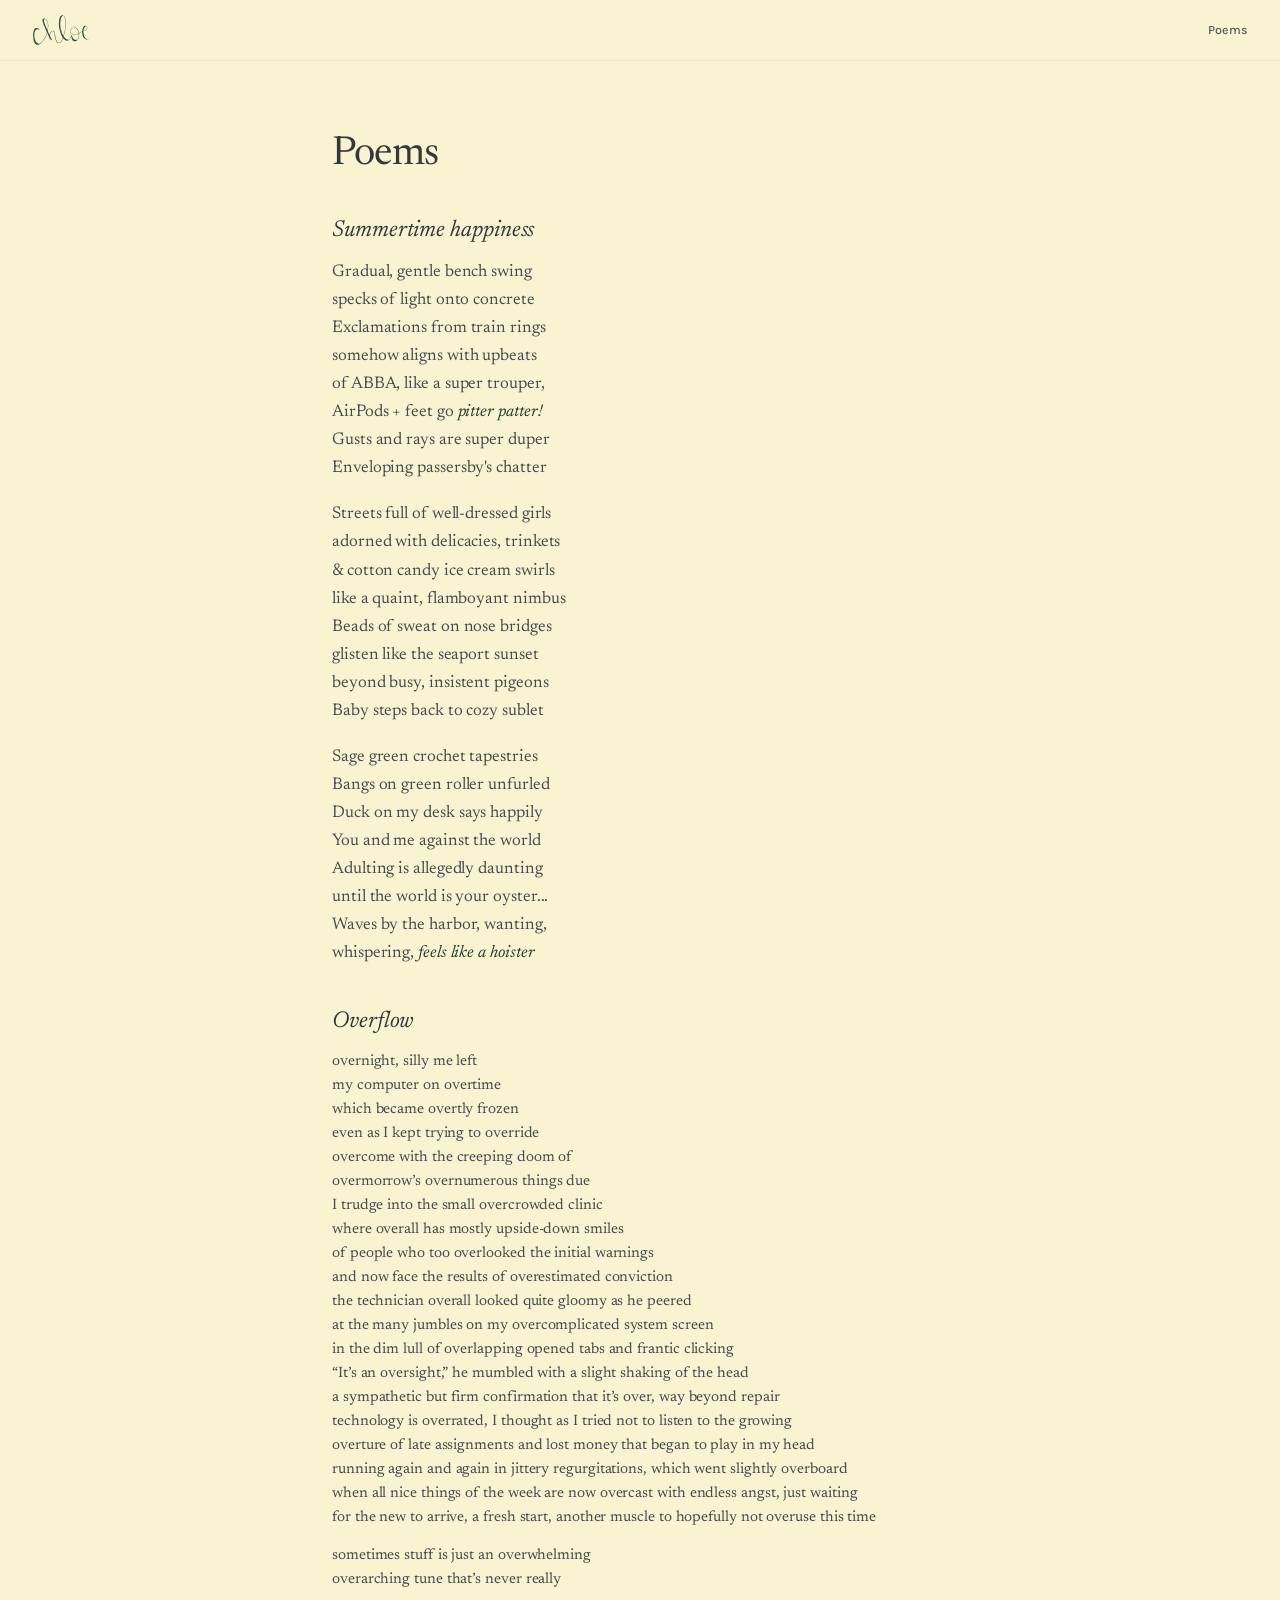
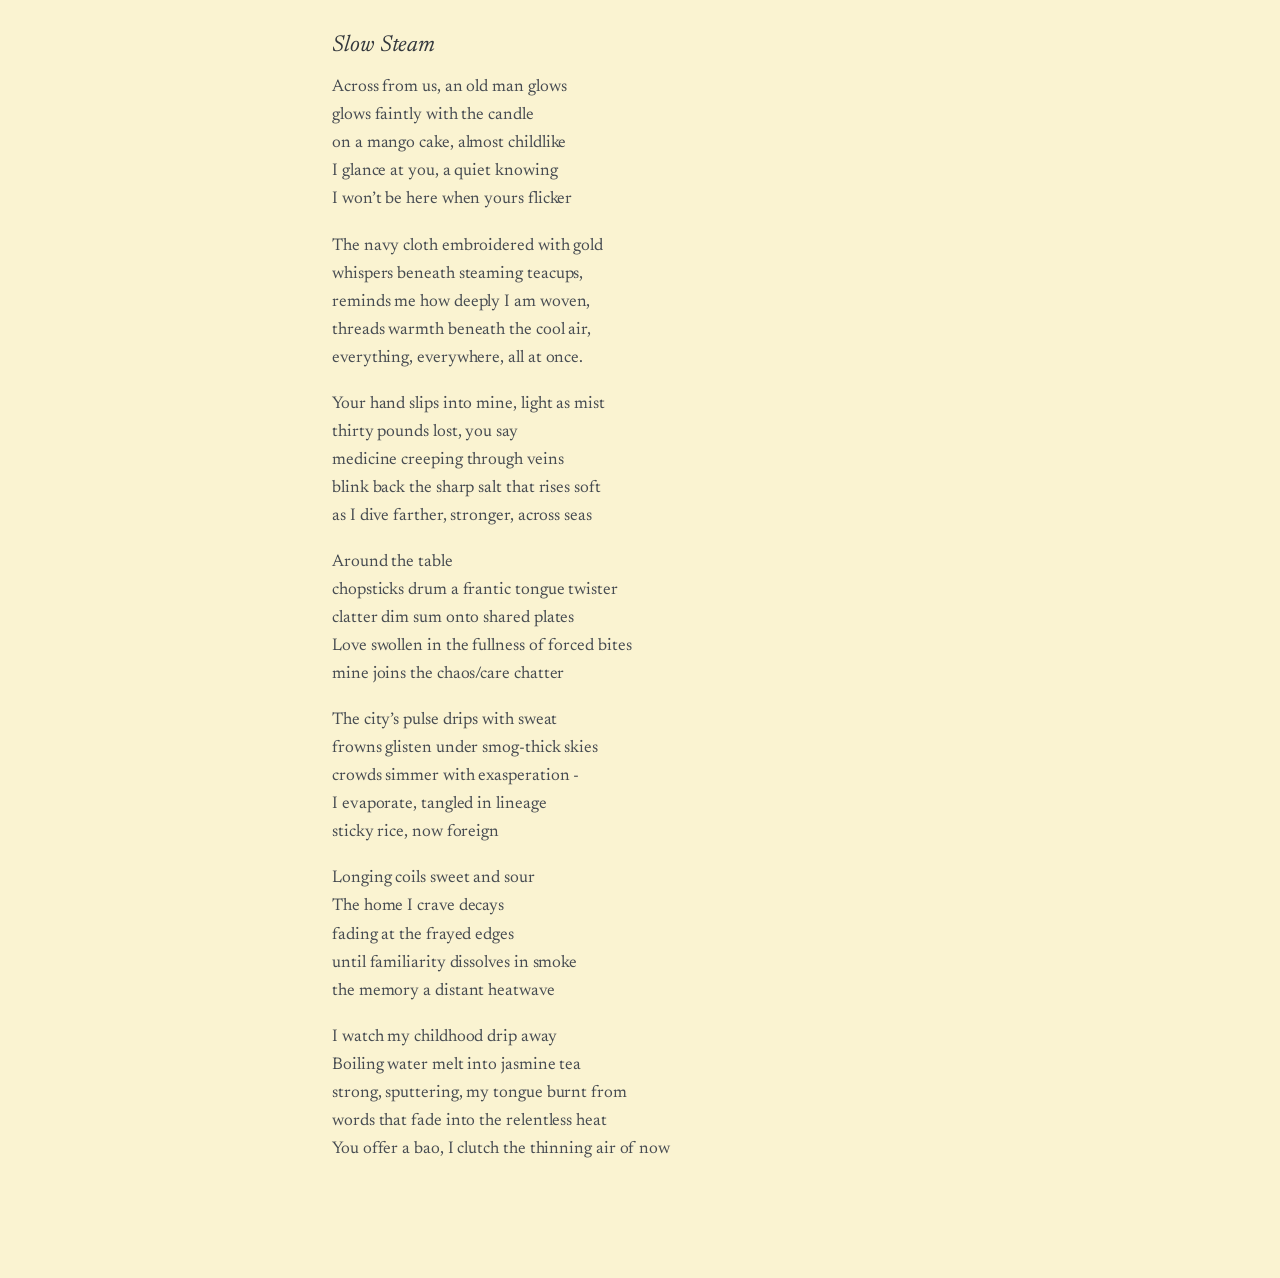
<file: essays/poems.html>
<!doctype html>
<html lang="en">
<head>
<meta charset="utf-8" />
<meta name="viewport" content="width=device-width,initial-scale=1" />
<title>Poems - Chloe Lau</title>
<link rel="icon" href="/favicon.ico" sizes="any" />
<link rel="icon" type="image/png" sizes="96x96" href="../assets/favicon-96.png?v=7" />
<link rel="icon" type="image/png" sizes="32x32" href="../assets/favicon-32.png?v=7" />
<link rel="apple-touch-icon" sizes="180x180" href="../assets/favicon-180.png?v=7" />
<link rel="preconnect" href="https://fonts.googleapis.com" />
<link rel="preconnect" href="https://fonts.gstatic.com" crossorigin />
<link href="https://fonts.googleapis.com/css2?family=Newsreader:ital,opsz,wght@0,6..72,400;0,6..72,500;0,6..72,600;1,6..72,400&family=Karla:wght@400;500&display=swap" rel="stylesheet" />
<link rel="stylesheet" href="../article.css" />
</head>
<body>

<header class="topbar">
  <a class="home" href="../index.html"><svg role="img" aria-label="Chloe Lau" viewBox="0 0 1000 534"><title>Chloe Lau</title><path fill="currentColor" d="M77.5 512.3C47.3 501.1 26.3 461.1 23.0 408.6C22.4 399.7 21.2 385.9 20.4 378.0C14.0 319.9 32.2 247.0 55.6 237.3C75.7 228.9 117.5 242.7 127.0 260.8C131.4 269.3 130.0 272.1 124.3 265.9C105.1 244.8 74.2 249.0 56.1 275.1C32.1 309.8 33.8 404.7 59.4 449.6C77.9 482.1 112.5 504.0 130.2 494.6C168.6 474.1 231.6 378.5 247.6 316.7L249.9 307.5L243.2 294.2C230.7 269.2 205.8 208.9 187.5 159.0C174.0 122.2 171.7 90.2 182.1 81.6C197.9 68.3 231.9 78.4 247.3 100.9C272.2 137.1 278.5 188.4 266.2 254.5C260.8 283.9 259.7 279.3 285.6 335.8C290.1 345.4 292.8 347.0 292.8 340.1C292.8 333.9 307.8 306.0 316.1 296.5C330.8 279.7 346.0 274.1 358.9 280.8C375.9 289.5 382.1 305.4 386.4 352.4C390.4 394.8 404.6 446.0 417.1 462.7C434.2 485.6 464.7 485.4 482.1 462.3C489.3 452.8 501.1 429.8 509.0 409.8L514.2 396.6L505.7 382.4C482.8 344.4 468.0 302.0 455.7 239.2C441.0 164.7 452.0 62.6 477.7 34.2C499.1 10.4 528.5 15.3 543.5 45.0C563.6 84.6 572.9 193.8 560.3 242.6C559.4 246.4 557.0 257.5 555.2 267.3C550.6 291.9 542.5 325.5 535.2 350.0L529.2 370.5L532.9 378.5C537.9 389.2 564.6 414.5 578.7 422.0C588.0 427.0 591.2 427.8 602.3 427.9L615.2 428.1L624.4 417.9C638.6 402.3 648.0 384.3 655.8 357.5C658.5 348.5 663.2 346.4 664.5 353.6C666.3 364.0 676.4 394.3 680.4 401.6C694.4 426.9 713.8 435.4 746.5 430.5L759.3 428.7L765.2 419.8C772.8 408.3 777.5 393.0 779.7 372.5C783.5 337.5 781.6 324.6 773.8 331.8C772.9 332.6 764.9 335.8 756.0 338.9C694.0 360.4 620.8 321.7 635.9 275.5C649.6 233.4 695.6 212.0 732.5 230.5C757.9 243.1 773.8 265.9 781.7 300.9C783.8 310.6 786.2 318.4 787.0 318.4C790.1 318.4 808.8 307.5 823.2 297.3L838.5 286.4L839.8 273.9C843.6 235.5 861.7 201.4 881.0 196.0C910.8 187.8 932.3 219.2 917.8 249.7C908.6 269.3 897.0 277.9 873.6 282.6L859.0 285.5L858.5 294.5C857.3 313.5 867.9 364.0 876.6 380.9C889.6 406.4 923.7 425.8 941.2 417.8C948.6 414.4 968.7 398.5 974.9 391.1C982.9 381.6 980.6 387.5 972.2 397.8C950.9 424.2 925.5 432.6 897.4 422.4C857.0 407.7 841.3 379.2 838.2 314.8L837.2 293.3L812.1 310.2L787.1 327.0L786.2 355.5C784.4 406.7 770.6 434.7 740.1 448.7C696.2 468.8 668.3 447.7 660.4 388.3C658.7 374.7 658.1 372.8 656.6 376.3C643.0 409.7 623.3 433.4 602.7 441.1C580.4 449.6 557.7 441.9 533.0 417.7C515.9 401.0 518.7 402.2 515.5 409.9C491.4 468.0 477.9 484.3 452.7 485.6C422.6 487.1 407.3 471.0 393.5 423.7C385.3 395.6 383.2 384.9 379.6 352.8C374.3 305.0 370.9 295.1 356.7 286.8C347.2 281.2 341.9 282.1 330.4 291.3C310.9 306.6 293.0 345.9 298.3 361.3C302.3 372.6 328.7 422.6 336.5 433.7C341.0 440.0 335.2 440.5 326.6 434.6C322.5 431.8 315.0 427.5 309.8 425.0C299.6 420.1 298.2 418.2 290.2 397.6C288.1 391.9 281.2 376.2 275.0 362.7C268.8 349.1 261.7 333.2 259.3 327.4C253.7 314.1 253.5 314.1 249.6 328.1C232.6 388.9 174.2 475.0 134.1 498.6C112.7 511.2 89.7 516.7 77.5 512.3ZM531.0 343.5C539.4 312.8 549.9 268.1 553.3 247.8C555.1 237.5 557.0 226.3 557.5 223.0C567.4 167.3 551.1 54.9 530.1 33.3C513.4 16.1 487.4 43.6 480.0 86.3C477.1 103.3 475.6 114.0 470.8 153.3C468.7 170.7 470.1 197.3 474.3 215.4C475.6 221.0 476.7 229.1 476.7 233.5C476.7 237.8 479.1 249.3 482.0 259.0C484.9 268.7 489.2 283.9 491.4 292.8C497.4 315.7 519.5 362.7 524.3 362.7C525.1 362.7 528.1 354.0 531.0 343.5ZM746.7 336.2C781.5 326.1 782.2 325.1 776.2 299.0C765.0 251.2 732.1 222.8 694.2 228.4C662.2 233.1 630.8 275.8 641.5 300.1C655.1 330.7 705.6 348.1 746.7 336.2ZM888.0 273.3C910.9 262.1 923.7 233.1 914.4 213.8C909.6 204.1 906.5 202.2 899.7 205.1C893.8 207.6 882.0 217.5 882.0 219.9C882.0 220.8 878.6 226.7 874.6 232.9C867.5 243.9 859.8 266.1 859.8 275.8C859.8 281.1 874.7 279.8 888.0 273.3ZM262.3 248.4C275.1 168.6 259.5 102.9 223.8 86.0C206.6 77.9 198.0 86.7 200.0 110.2C201.0 122.0 209.8 158.5 212.9 164.0C213.8 165.6 218.0 175.9 222.1 186.9C228.4 203.5 240.5 231.9 255.1 264.2C258.7 272.2 258.4 272.9 262.3 248.4Z"/></svg></a>
  <span class="crumb">Poems</span>
</header>

<article>
  <h1>Poems</h1>

  <h2>Summertime happiness</h2>
  <p>Gradual, gentle bench swing<br />
  specks of light onto concrete<br />
  Exclamations from train rings<br />
  somehow aligns with upbeats<br />
  of ABBA, like a super trouper,<br />
  AirPods + feet go <em>pitter patter!</em><br />
  Gusts and rays are super duper<br />
  Enveloping passersby's chatter</p>

  <p>Streets full of well-dressed girls<br />
  adorned with delicacies, trinkets<br />
  &amp; cotton candy ice cream swirls<br />
  like a quaint, flamboyant nimbus<br />
  Beads of sweat on nose bridges<br />
  glisten like the seaport sunset<br />
  beyond busy, insistent pigeons<br />
  Baby steps back to cozy sublet</p>

  <p>Sage green crochet tapestries<br />
  Bangs on green roller unfurled<br />
  Duck on my desk says happily<br />
  You and me against the world<br />
  Adulting is allegedly daunting<br />
  until the world is your oyster...<br />
  Waves by the harbor, wanting,<br />
  whispering, <em>feels like a hoister</em></p>

  <h2>Overflow</h2>
  <p class="shape">overnight, silly me left<br />
  my computer on overtime<br />
  which became overtly frozen<br />
  even as I kept trying to override<br />
  overcome with the creeping doom of<br />
  overmorrow’s overnumerous things due<br />
  I trudge into the small overcrowded clinic<br />
  where overall has mostly upside-down smiles<br />
  of people who too overlooked the initial warnings<br />
  and now face the results of overestimated conviction<br />
  the technician overall looked quite gloomy as he peered<br />
  at the many jumbles on my overcomplicated system screen<br />
  in the dim lull of overlapping opened tabs and frantic clicking<br />
  “It’s an oversight,” he mumbled with a slight shaking of the head<br />
  a sympathetic but firm confirmation that it’s over, way beyond repair<br />
  technology is overrated, I thought as I tried not to listen to the growing<br />
  overture of late assignments and lost money that began to play in my head<br />
  running again and again in jittery regurgitations, which went slightly overboard<br />
  when all nice things of the week are now overcast with endless angst, just waiting<br />
  for the new to arrive, a fresh start, another muscle to hopefully not overuse this time</p>

  <p class="shape">sometimes stuff is just an overwhelming<br />
  overarching tune that’s never really</p>

  <h2>Slow Steam</h2>
  <p>Across from us, an old man glows<br />
  glows faintly with the candle<br />
  on a mango cake, almost childlike<br />
  I glance at you, a quiet knowing<br />
  I won’t be here when yours flicker</p>

  <p>The navy cloth embroidered with gold<br />
  whispers beneath steaming teacups,<br />
  reminds me how deeply I am woven,<br />
  threads warmth beneath the cool air,<br />
  everything, everywhere, all at once.</p>

  <p>Your hand slips into mine, light as mist<br />
  thirty pounds lost, you say<br />
  medicine creeping through veins<br />
  blink back the sharp salt that rises soft<br />
  as I dive farther, stronger, across seas</p>

  <p>Around the table<br />
  chopsticks drum a frantic tongue twister<br />
  clatter dim sum onto shared plates<br />
  Love swollen in the fullness of forced bites<br />
  mine joins the chaos/care chatter</p>

  <p>The city’s pulse drips with sweat<br />
  frowns glisten under smog-thick skies<br />
  crowds simmer with exasperation -<br />
  I evaporate, tangled in lineage<br />
  sticky rice, now foreign</p>

  <p>Longing coils sweet and sour<br />
  The home I crave decays<br />
  fading at the frayed edges<br />
  until familiarity dissolves in smoke<br />
  the memory a distant heatwave</p>

  <p>I watch my childhood drip away<br />
  Boiling water melt into jasmine tea<br />
  strong, sputtering, my tongue burnt from<br />
  words that fade into the relentless heat<br />
  You offer a bao, I clutch the thinning air of now</p>
</article>

</body>
</html>
</file>
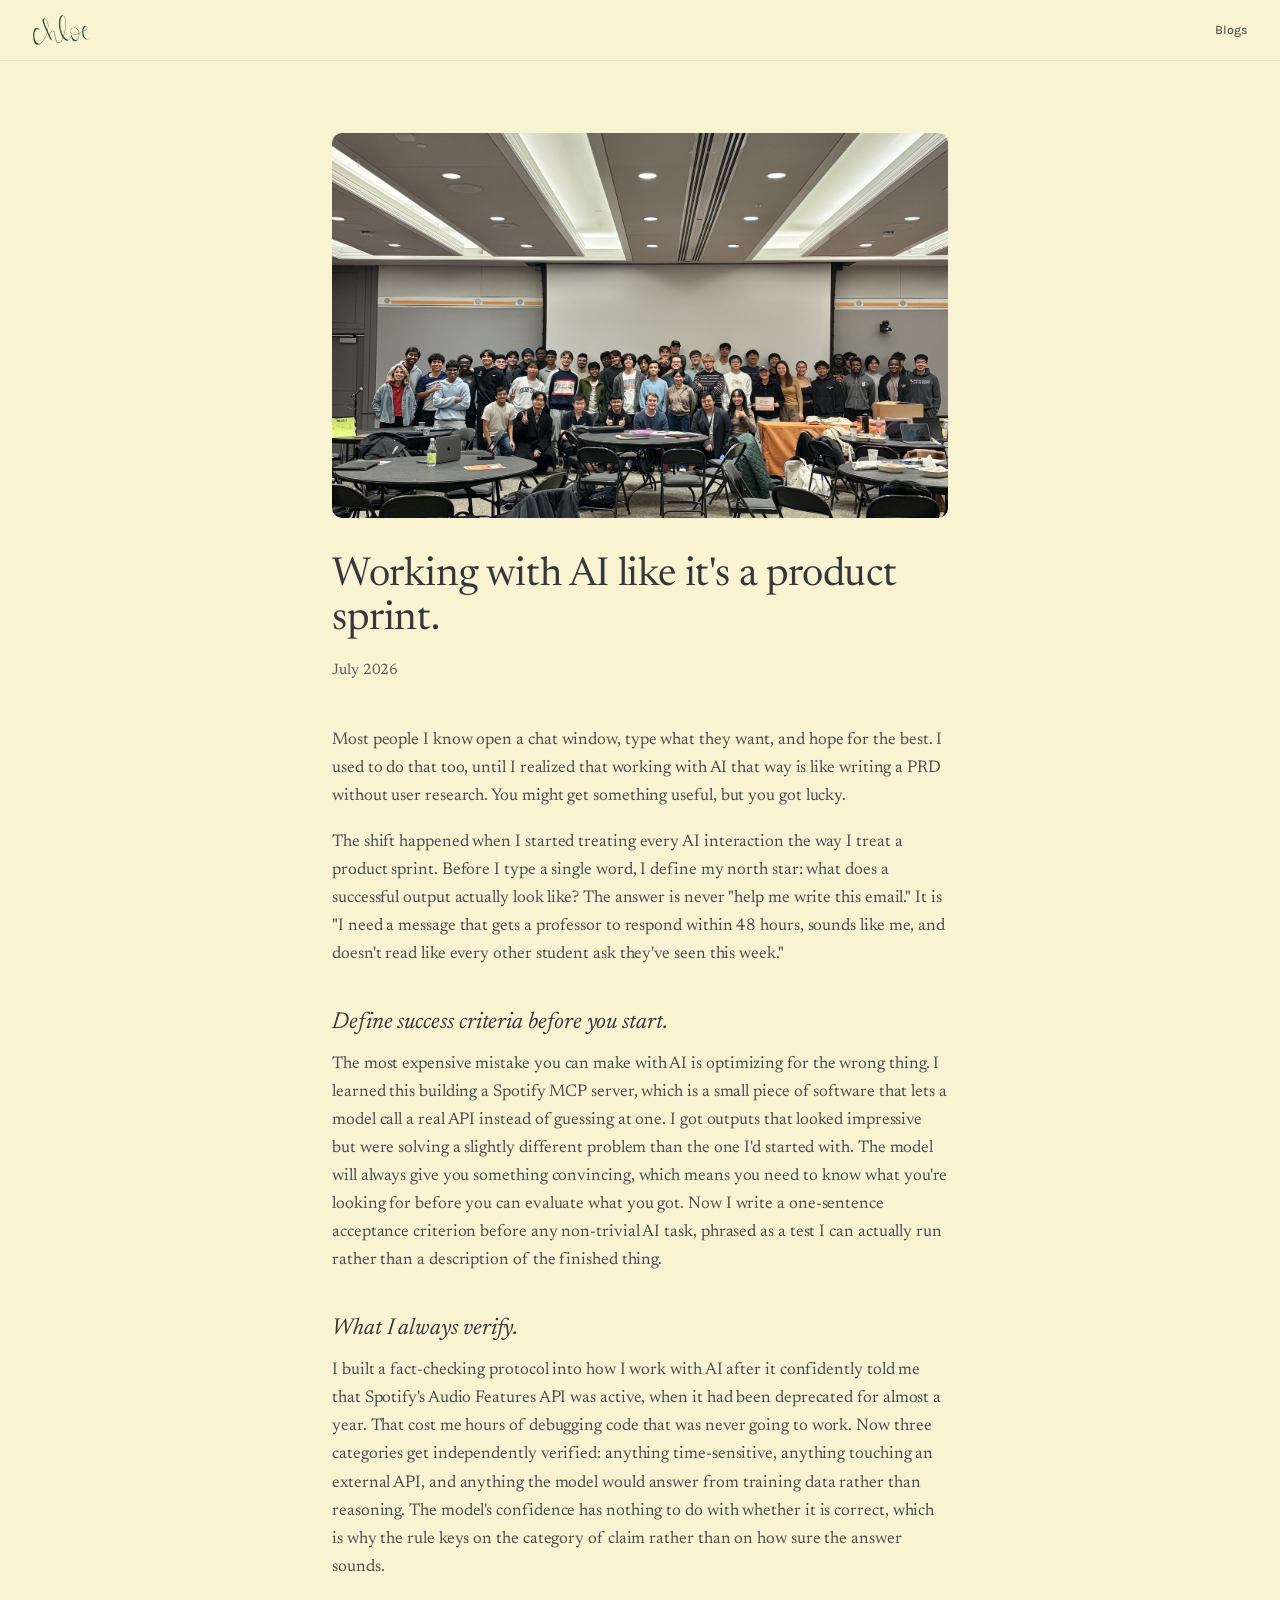
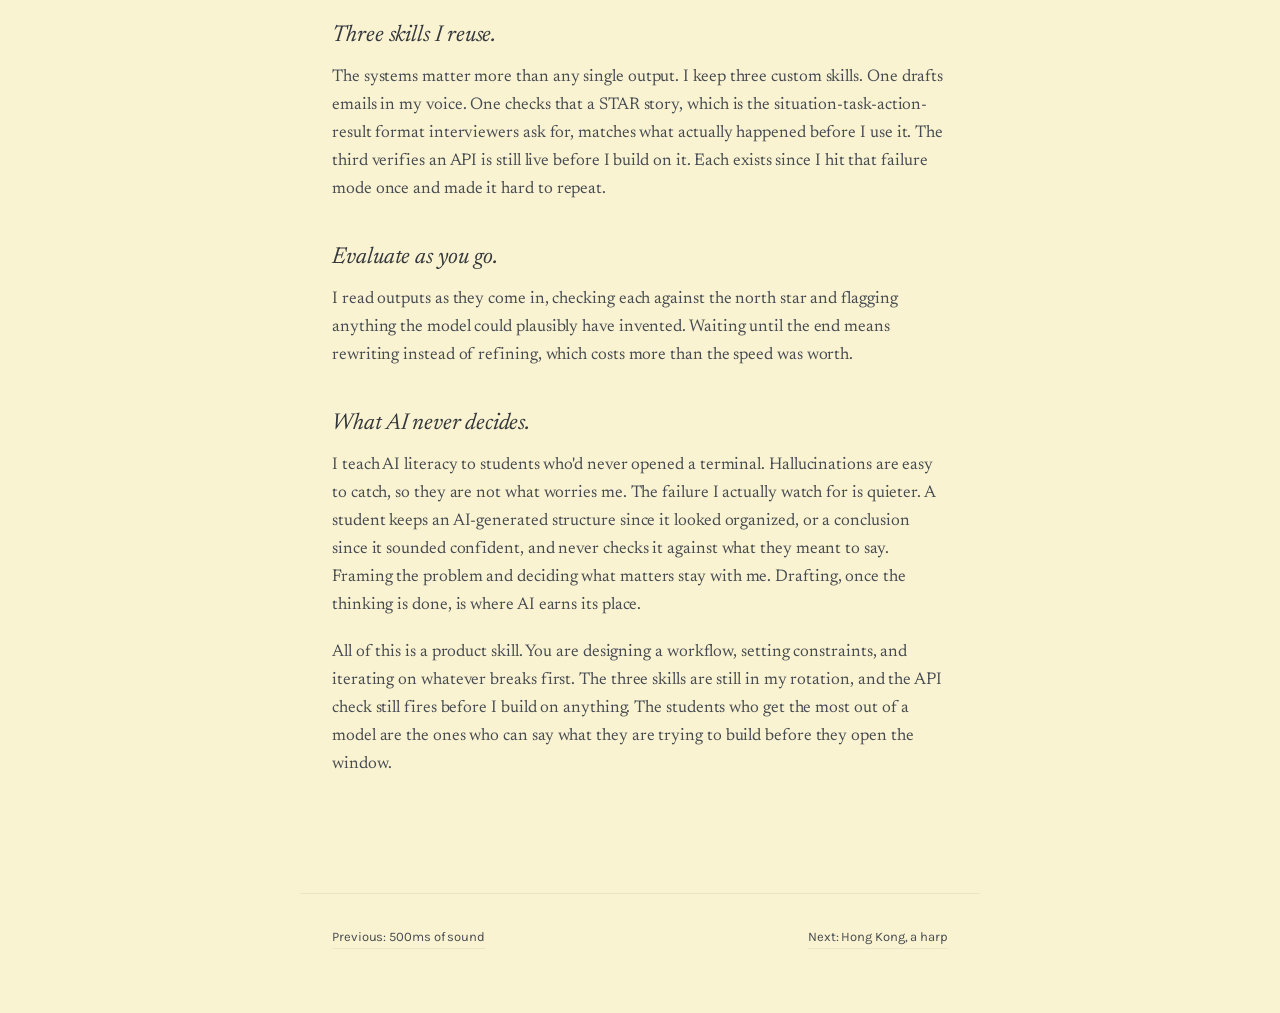
<file: essays/working-with-ai.html>
<!doctype html>
<html lang="en">
<head>
<meta charset="utf-8" />
<meta name="viewport" content="width=device-width,initial-scale=1" />
<title>Working with AI like it's a product sprint - Chloe Lau</title>
<link rel="icon" href="/favicon.ico" sizes="any" />
<link rel="icon" type="image/png" sizes="96x96" href="../assets/favicon-96.png?v=7" />
<link rel="icon" type="image/png" sizes="32x32" href="../assets/favicon-32.png?v=7" />
<link rel="apple-touch-icon" sizes="180x180" href="../assets/favicon-180.png?v=7" />
<link rel="preconnect" href="https://fonts.googleapis.com" />
<link rel="preconnect" href="https://fonts.gstatic.com" crossorigin />
<link href="https://fonts.googleapis.com/css2?family=Newsreader:ital,opsz,wght@0,6..72,400;0,6..72,500;0,6..72,600;1,6..72,400&family=Karla:wght@400;500&display=swap" rel="stylesheet" />
<link rel="stylesheet" href="../article.css" />
</head>
<body>

<header class="topbar">
  <a class="home" href="../index.html"><svg role="img" aria-label="Chloe Lau" viewBox="0 0 1000 534"><title>Chloe Lau</title><path fill="currentColor" d="M77.5 512.3C47.3 501.1 26.3 461.1 23.0 408.6C22.4 399.7 21.2 385.9 20.4 378.0C14.0 319.9 32.2 247.0 55.6 237.3C75.7 228.9 117.5 242.7 127.0 260.8C131.4 269.3 130.0 272.1 124.3 265.9C105.1 244.8 74.2 249.0 56.1 275.1C32.1 309.8 33.8 404.7 59.4 449.6C77.9 482.1 112.5 504.0 130.2 494.6C168.6 474.1 231.6 378.5 247.6 316.7L249.9 307.5L243.2 294.2C230.7 269.2 205.8 208.9 187.5 159.0C174.0 122.2 171.7 90.2 182.1 81.6C197.9 68.3 231.9 78.4 247.3 100.9C272.2 137.1 278.5 188.4 266.2 254.5C260.8 283.9 259.7 279.3 285.6 335.8C290.1 345.4 292.8 347.0 292.8 340.1C292.8 333.9 307.8 306.0 316.1 296.5C330.8 279.7 346.0 274.1 358.9 280.8C375.9 289.5 382.1 305.4 386.4 352.4C390.4 394.8 404.6 446.0 417.1 462.7C434.2 485.6 464.7 485.4 482.1 462.3C489.3 452.8 501.1 429.8 509.0 409.8L514.2 396.6L505.7 382.4C482.8 344.4 468.0 302.0 455.7 239.2C441.0 164.7 452.0 62.6 477.7 34.2C499.1 10.4 528.5 15.3 543.5 45.0C563.6 84.6 572.9 193.8 560.3 242.6C559.4 246.4 557.0 257.5 555.2 267.3C550.6 291.9 542.5 325.5 535.2 350.0L529.2 370.5L532.9 378.5C537.9 389.2 564.6 414.5 578.7 422.0C588.0 427.0 591.2 427.8 602.3 427.9L615.2 428.1L624.4 417.9C638.6 402.3 648.0 384.3 655.8 357.5C658.5 348.5 663.2 346.4 664.5 353.6C666.3 364.0 676.4 394.3 680.4 401.6C694.4 426.9 713.8 435.4 746.5 430.5L759.3 428.7L765.2 419.8C772.8 408.3 777.5 393.0 779.7 372.5C783.5 337.5 781.6 324.6 773.8 331.8C772.9 332.6 764.9 335.8 756.0 338.9C694.0 360.4 620.8 321.7 635.9 275.5C649.6 233.4 695.6 212.0 732.5 230.5C757.9 243.1 773.8 265.9 781.7 300.9C783.8 310.6 786.2 318.4 787.0 318.4C790.1 318.4 808.8 307.5 823.2 297.3L838.5 286.4L839.8 273.9C843.6 235.5 861.7 201.4 881.0 196.0C910.8 187.8 932.3 219.2 917.8 249.7C908.6 269.3 897.0 277.9 873.6 282.6L859.0 285.5L858.5 294.5C857.3 313.5 867.9 364.0 876.6 380.9C889.6 406.4 923.7 425.8 941.2 417.8C948.6 414.4 968.7 398.5 974.9 391.1C982.9 381.6 980.6 387.5 972.2 397.8C950.9 424.2 925.5 432.6 897.4 422.4C857.0 407.7 841.3 379.2 838.2 314.8L837.2 293.3L812.1 310.2L787.1 327.0L786.2 355.5C784.4 406.7 770.6 434.7 740.1 448.7C696.2 468.8 668.3 447.7 660.4 388.3C658.7 374.7 658.1 372.8 656.6 376.3C643.0 409.7 623.3 433.4 602.7 441.1C580.4 449.6 557.7 441.9 533.0 417.7C515.9 401.0 518.7 402.2 515.5 409.9C491.4 468.0 477.9 484.3 452.7 485.6C422.6 487.1 407.3 471.0 393.5 423.7C385.3 395.6 383.2 384.9 379.6 352.8C374.3 305.0 370.9 295.1 356.7 286.8C347.2 281.2 341.9 282.1 330.4 291.3C310.9 306.6 293.0 345.9 298.3 361.3C302.3 372.6 328.7 422.6 336.5 433.7C341.0 440.0 335.2 440.5 326.6 434.6C322.5 431.8 315.0 427.5 309.8 425.0C299.6 420.1 298.2 418.2 290.2 397.6C288.1 391.9 281.2 376.2 275.0 362.7C268.8 349.1 261.7 333.2 259.3 327.4C253.7 314.1 253.5 314.1 249.6 328.1C232.6 388.9 174.2 475.0 134.1 498.6C112.7 511.2 89.7 516.7 77.5 512.3ZM531.0 343.5C539.4 312.8 549.9 268.1 553.3 247.8C555.1 237.5 557.0 226.3 557.5 223.0C567.4 167.3 551.1 54.9 530.1 33.3C513.4 16.1 487.4 43.6 480.0 86.3C477.1 103.3 475.6 114.0 470.8 153.3C468.7 170.7 470.1 197.3 474.3 215.4C475.6 221.0 476.7 229.1 476.7 233.5C476.7 237.8 479.1 249.3 482.0 259.0C484.9 268.7 489.2 283.9 491.4 292.8C497.4 315.7 519.5 362.7 524.3 362.7C525.1 362.7 528.1 354.0 531.0 343.5ZM746.7 336.2C781.5 326.1 782.2 325.1 776.2 299.0C765.0 251.2 732.1 222.8 694.2 228.4C662.2 233.1 630.8 275.8 641.5 300.1C655.1 330.7 705.6 348.1 746.7 336.2ZM888.0 273.3C910.9 262.1 923.7 233.1 914.4 213.8C909.6 204.1 906.5 202.2 899.7 205.1C893.8 207.6 882.0 217.5 882.0 219.9C882.0 220.8 878.6 226.7 874.6 232.9C867.5 243.9 859.8 266.1 859.8 275.8C859.8 281.1 874.7 279.8 888.0 273.3ZM262.3 248.4C275.1 168.6 259.5 102.9 223.8 86.0C206.6 77.9 198.0 86.7 200.0 110.2C201.0 122.0 209.8 158.5 212.9 164.0C213.8 165.6 218.0 175.9 222.1 186.9C228.4 203.5 240.5 231.9 255.1 264.2C258.7 272.2 258.4 272.9 262.3 248.4Z"/></svg></a>
  <a class="crumb" href="../index.html#writing">Blogs</a>
</header>

<article>
  <img class="hero-image" src="../assets/working-with-ai.jpeg" alt="Working with AI like a product sprint" />
  <h1>Working with AI like it's a product sprint.</h1>
  <div class="meta-block">
    <div class="meta">July 2026</div>
  </div>

  <p>Most people I know open a chat window, type what they want, and hope for the best. I used to do that too, until I realized that working with AI that way is like writing a PRD without user research. You might get something useful, but you got lucky.</p>

  <p>The shift happened when I started treating every AI interaction the way I treat a product sprint. Before I type a single word, I define my north star: what does a successful output actually look like? The answer is never "help me write this email." It is "I need a message that gets a professor to respond within 48 hours, sounds like me, and doesn't read like every other student ask they've seen this week."</p>

  <h2>Define success criteria before you start.</h2>
  <p>The most expensive mistake you can make with AI is optimizing for the wrong thing. I learned this building a Spotify MCP server, which is a small piece of software that lets a model call a real API instead of guessing at one. I got outputs that looked impressive but were solving a slightly different problem than the one I'd started with. The model will always give you something convincing, which means you need to know what you're looking for before you can evaluate what you got. Now I write a one-sentence acceptance criterion before any non-trivial AI task, phrased as a test I can actually run rather than a description of the finished thing.</p>

  <h2>What I always verify.</h2>
  <p>I built a fact-checking protocol into how I work with AI after it confidently told me that Spotify's Audio Features API was active, when it had been deprecated for almost a year. That cost me hours of debugging code that was never going to work. Now three categories get independently verified: anything time-sensitive, anything touching an external API, and anything the model would answer from training data rather than reasoning. The model's confidence has nothing to do with whether it is correct, which is why the rule keys on the category of claim rather than on how sure the answer sounds.</p>

  <h2>Three skills I reuse.</h2>
  <p>The systems matter more than any single output. I keep three custom skills. One drafts emails in my voice. One checks that a STAR story, which is the situation-task-action-result format interviewers ask for, matches what actually happened before I use it. The third verifies an API is still live before I build on it. Each exists since I hit that failure mode once and made it hard to repeat.</p>

  <h2>Evaluate as you go.</h2>
  <p>I read outputs as they come in, checking each against the north star and flagging anything the model could plausibly have invented. Waiting until the end means rewriting instead of refining, which costs more than the speed was worth.</p>

  <h2>What AI never decides.</h2>
  <p>I teach AI literacy to students who'd never opened a terminal. Hallucinations are easy to catch, so they are not what worries me. The failure I actually watch for is quieter. A student keeps an AI-generated structure since it looked organized, or a conclusion since it sounded confident, and never checks it against what they meant to say. Framing the problem and deciding what matters stay with me. Drafting, once the thinking is done, is where AI earns its place.</p>

  <p>All of this is a product skill. You are designing a workflow, setting constraints, and iterating on whatever breaks first. The three skills are still in my rotation, and the API check still fires before I build on anything. The students who get the most out of a model are the ones who can say what they are trying to build before they open the window.</p>
</article>

<footer class="article-footer">
  <a href="500ms-sound.html">Previous: 500ms of sound</a>
  <a href="major-as-method.html">Next: Hong Kong, a harp</a>
</footer>

</body>
</html>
</file>
<file: article.css>
html{-webkit-text-size-adjust:100%;text-size-adjust:100%;overflow-x:clip}
body{overflow-x:clip}
/* Sub-page article styles. Tokens mirror index.html. */

:root{
  --bone:#FAF3D1;
  --bone-2:#EFE4B6;
  --ink:#34383D;
  --ink-2:#464B51;
  --muted:#53585E;
  --forest:#2C543F;
  --forest-2:#425B4E;
  --slate:#1F3E2E;
  --slate-2:#172E22;
  --hair:rgba(52,56,61,0.10);
  --line:rgba(52,56,61,0.07);
  /* one place to change a typeface. Never hardcode a family below. */
  --font-heading:'Newsreader',Georgia,serif;
  --font-body:'Newsreader',Georgia,serif;
  --font-meta:'Karla',ui-sans-serif,system-ui,sans-serif;}

*{box-sizing:border-box;margin:0;padding:0}
html{scroll-behavior:smooth}
@media (prefers-reduced-motion:reduce){html{scroll-behavior:auto}}
html,body{
  background:var(--bone);
  color:var(--ink);
  font-family:var(--font-body);
  -webkit-font-smoothing:antialiased;
  text-rendering:optimizeLegibility;
  font-size:16px;
  line-height:1.65;
  font-weight:400;
  letter-spacing:-0.005em;}
a{color:inherit;text-decoration:none}
::selection{background:var(--slate);color:var(--bone)}


/* Top bar */
.topbar{
  position:sticky;top:0;z-index:10;
  background:rgba(250,243,209,0.94);
  backdrop-filter:blur(8px);
  border-bottom:1px solid var(--line);
  padding:14px 32px;
  display:flex;align-items:center;justify-content:space-between;}
.topbar .home{
  font-family:var(--font-heading);
  font-size:20px;
  color:var(--forest);
  display:inline-flex;align-items:center;gap:8px;
  transition:color .15s;}
.topbar .home:hover{color:var(--slate-2)}
.topbar .home svg{height:32px;width:auto;display:block}
.topbar .crumb{
  font-family:var(--font-meta);
  font-weight:500;
  font-size:12.5px;
  color:var(--muted);}
.topbar .crumb b{color:var(--ink-2);font-weight:500}
.topbar a.crumb:hover{color:var(--ink)}

/* Article shell */
article{
  max-width:680px;
  margin:0 auto;
  padding:72px 32px 96px;}

/* Hero image (above the title) */
.hero-image{
  display:block;
  width:100%;
  aspect-ratio:16/10;
  object-fit:cover;
  border-radius:10px;
  margin-bottom:36px;}

/* Inline body figure with caption */
.figure{
  margin:32px 0;
  display:block;}
.figure img{
  display:block;
  width:100%;
  height:auto;
  border-radius:4px;
  background:var(--bone-2);}
.figure figcaption{
  font-family:var(--font-meta);
  font-size:13.5px;
  color:var(--muted);
  margin-top:10px;
  line-height:1.5;}

/* Article title */
article h1{
  font-family:var(--font-heading);
  font-weight:400;
  font-size:clamp(28px,4.4vw,40px);
  line-height:1.1;
  letter-spacing:-0.01em;
  color:var(--ink);
  margin-bottom:18px;}

/* Subhead meta lines */
.meta{
  font-family:var(--font-body);
  font-size:15px;
  color:var(--muted);
  line-height:1.5;
  margin-bottom:6px;}
.meta-block{margin-bottom:44px}
.my-role{font-family:var(--font-meta);font-size:15px;color:var(--muted);margin:14px 0 32px;padding:14px 0;border-top:1px solid var(--line);border-bottom:1px solid var(--line);line-height:1.6}
.my-role b{font-style:normal;font-weight:600;font-size:12.5px;display:block;margin-bottom:4px;color:var(--slate)}

/* Section headings inside article */
article h2{
  font-family:var(--font-heading);
  font-weight:400;
  font-style:italic;
  font-size:23px;
  line-height:1.22;
  color:var(--ink);
  margin:40px 0 14px;}
article h3{
  font-family:var(--font-body);
  font-weight:600;
  font-size:17px;
  color:var(--ink);
  margin:28px 0 8px;
  letter-spacing:0;}

/* Body copy */
article p{
  font-size:17px;
  line-height:1.65;
  color:var(--ink-2);
  margin-bottom:18px;}
article p + p{margin-top:0}
article em{font-style:italic;color:var(--slate)}
article p a{color:var(--forest);text-decoration:underline;text-decoration-thickness:1px;text-underline-offset:3px}
article p a:hover{color:var(--slate)}
article strong{font-weight:500;color:var(--ink)}

/* Pull quotes */
article blockquote{
  font-family:var(--font-heading);
  font-style:italic;
  font-size:20px;
  line-height:1.4;
  color:var(--ink);
  border-left:2px solid var(--slate);
  padding:8px 0 8px 22px;
  margin:28px 0 28px 8px;}

/* Lists */
article ul{
  margin:8px 0 24px;
  padding-left:22px;}
article ul li{
  font-size:17px;
  line-height:1.65;
  color:var(--ink-2);
  margin-bottom:8px;}
article ul li::marker{color:var(--slate)}

/* Footer */
.article-footer{
  font-family:var(--font-meta);
  max-width:680px;
  margin:0 auto;
  padding:32px 32px 64px;
  border-top:1px solid var(--line);
  display:flex;justify-content:space-between;align-items:center;
  font-size:13px;color:var(--muted);}
.article-footer a{
  color:var(--ink-2);
  border-bottom:1px solid var(--line);
  padding-bottom:1px;
  transition:color .15s, border-color .15s;}
.article-footer a:hover{color:var(--slate-2);border-color:var(--slate)}

.topbar .crumb{min-width:0;white-space:nowrap;overflow:hidden;text-overflow:ellipsis;max-width:55%}

@media (max-width:767px){
  .topbar{padding:12px 20px}
  article{padding:48px 20px 72px}
  .article-footer{padding:24px 20px 48px;flex-direction:column;gap:12px;align-items:flex-start}
  article h1{font-size:34px}
  article h2{font-size:24px;margin-top:36px}
  article p, article ul li{font-size:16px}

  /* Tap targets: min 44px height for touch accessibility */
  .article-footer a{display:inline-block;padding:11px 0 1px}
}

/* Phone landscape: don't spend 1.5 screens on padding + hero before the title */
@media (max-height:500px) and (max-width:1023px){
  article{padding-top:28px}
  .hero-image{aspect-ratio:21/9;margin-bottom:20px}
  .topbar{padding:8px 20px}
}

/* ─── Print / Save as PDF ─── */
@media print{
  *,*::before,*::after{
    -webkit-print-color-adjust:exact !important;
    print-color-adjust:exact !important;
    color-adjust:exact !important;}
  @page{size:Letter;margin:0.5in}

  html,body{background:var(--bone) !important;color:var(--ink) !important}
  body{font-size:11.5px;line-height:1.6}

  /* Strip sticky behavior + interactivity */
  .topbar{position:static !important;background:var(--bone) !important;backdrop-filter:none !important;padding:0 0 14px;border-bottom:1px solid var(--line) !important}
  .article-footer{margin-top:32px}
  .article-footer a{color:var(--ink-2) !important;border-bottom:none}
  article h1{font-size:clamp(28px,4.4vw,40px)}
  article h2{font-size:23px}
  article p, article ul li{font-size:15px}
  .article-footer{flex-direction:row;align-items:center;padding:32px 0 0}

  /* Article column relaxes for the printable area */
  article{padding:18px 0 0 !important; max-width:100% !important}

  /* Prevent breaks inside small blocks */
  article h2, article h3{break-after:avoid; page-break-after:avoid}
  article blockquote, .meta-block, .figure{break-inside:avoid; page-break-inside:avoid}

  /* Make link styling quiet in print */
  a{color:inherit;text-decoration:none}
}

/* Second accent: the lighter pen green */
.my-role b{color:var(--forest-2)}

/* Poems: a shaped poem keeps its line lengths; it scrolls sideways on narrow screens instead of wrapping */
article p.shape{white-space:nowrap;overflow-x:auto;font-size:15px;line-height:1.6;margin-bottom:14px}
@media (max-width:767px){article p.shape{font-size:12.5px}}
</file>
